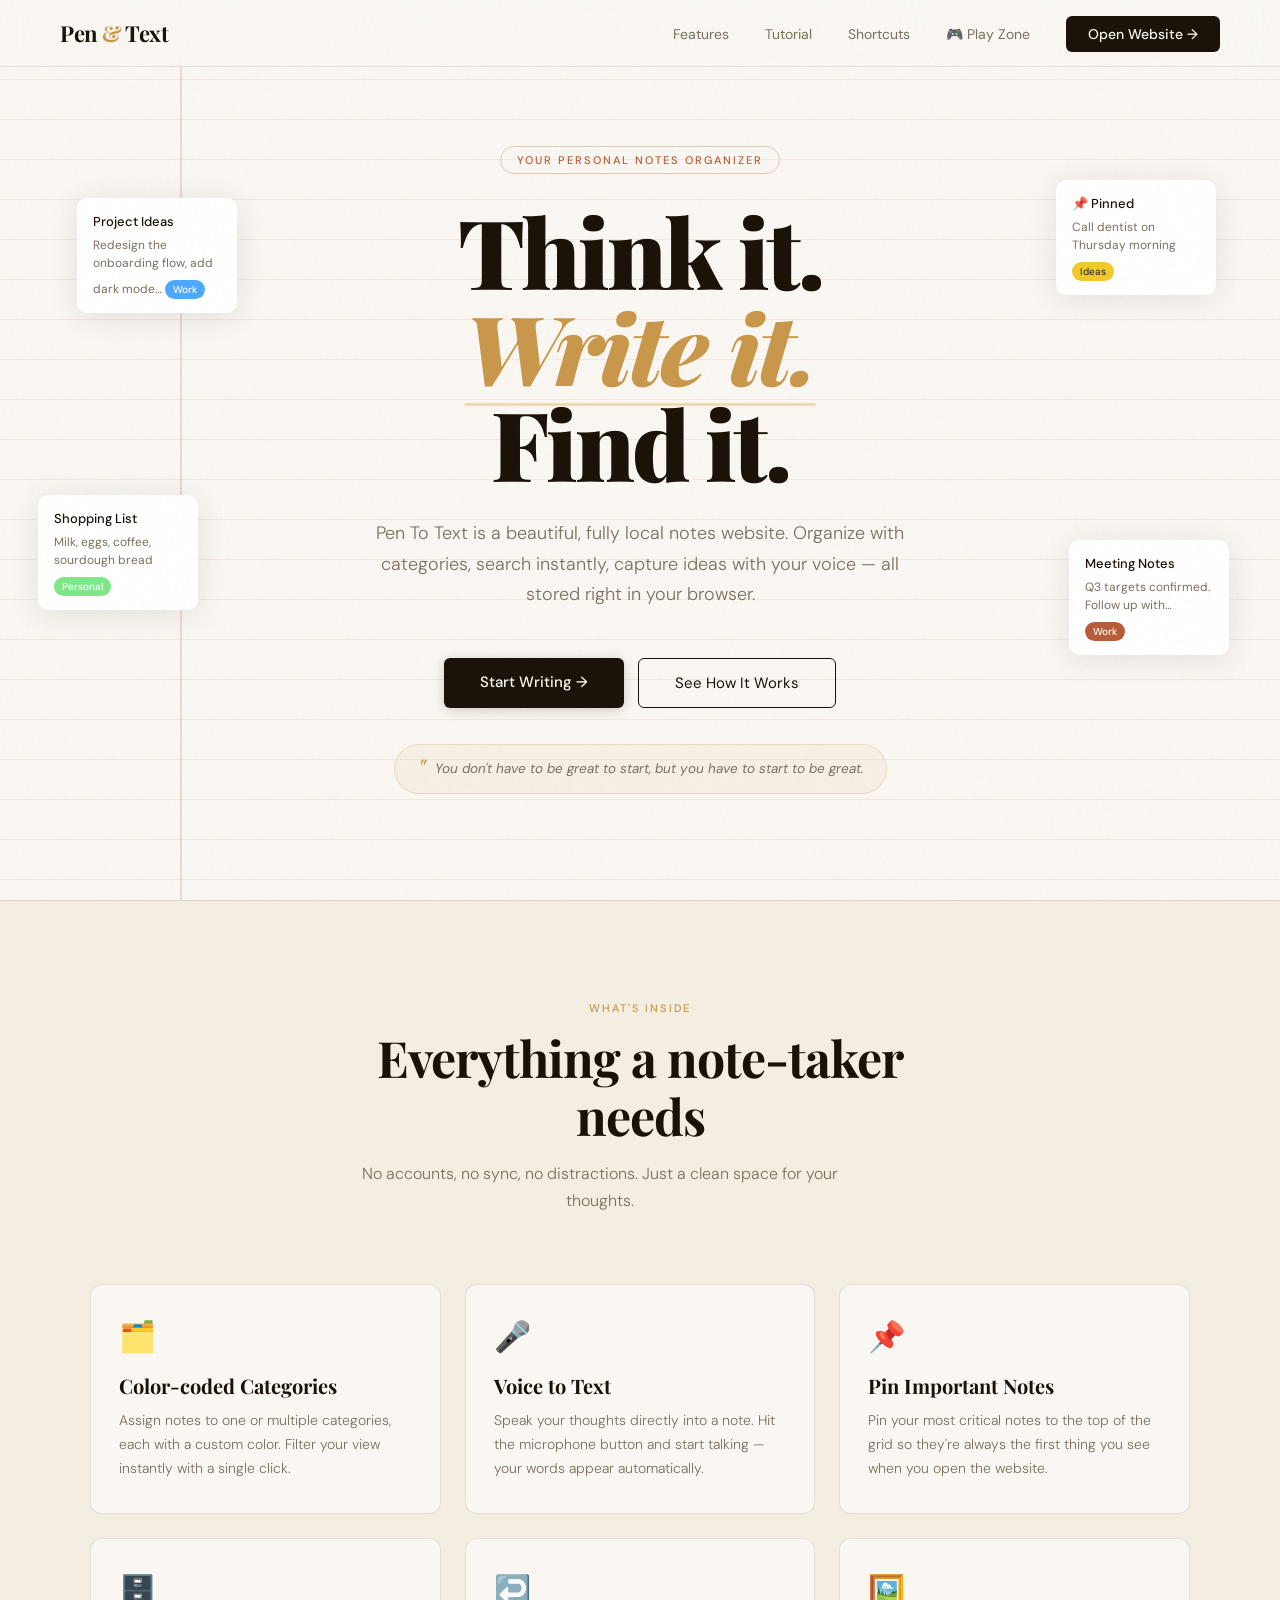
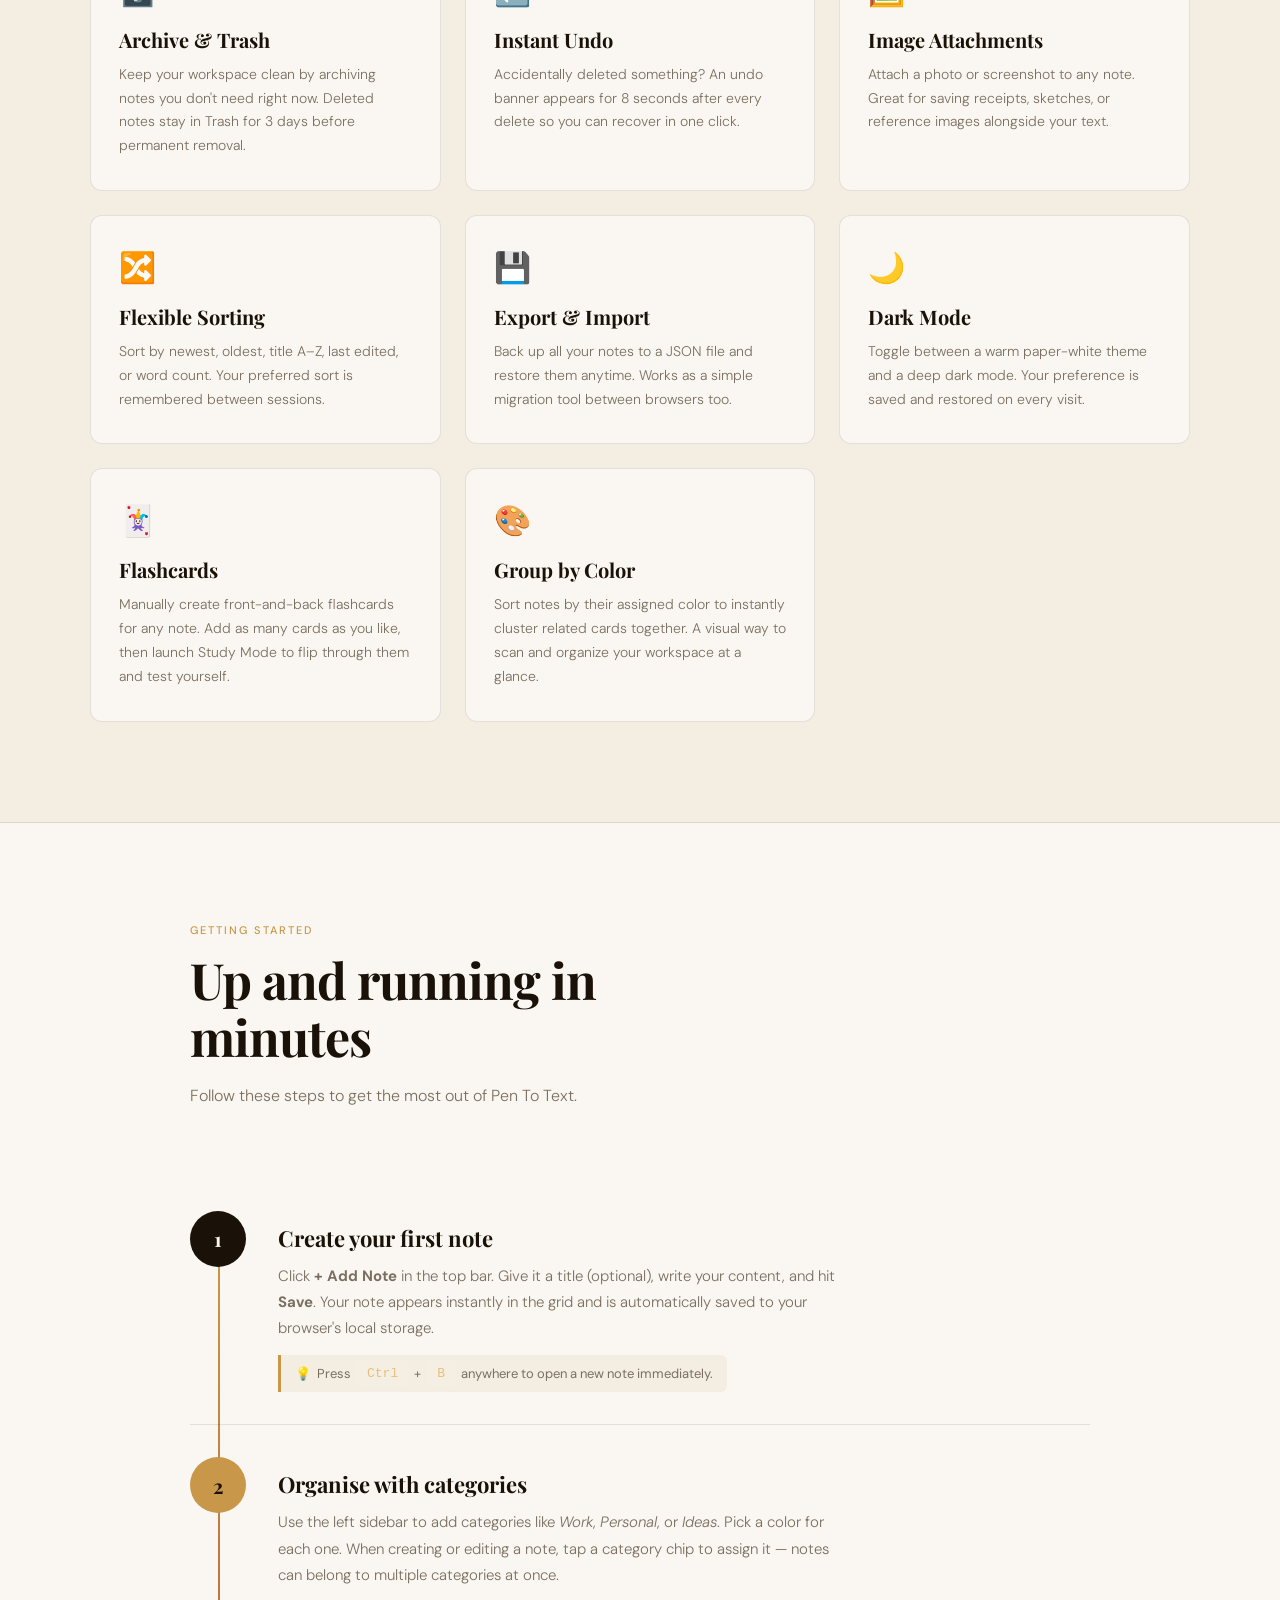
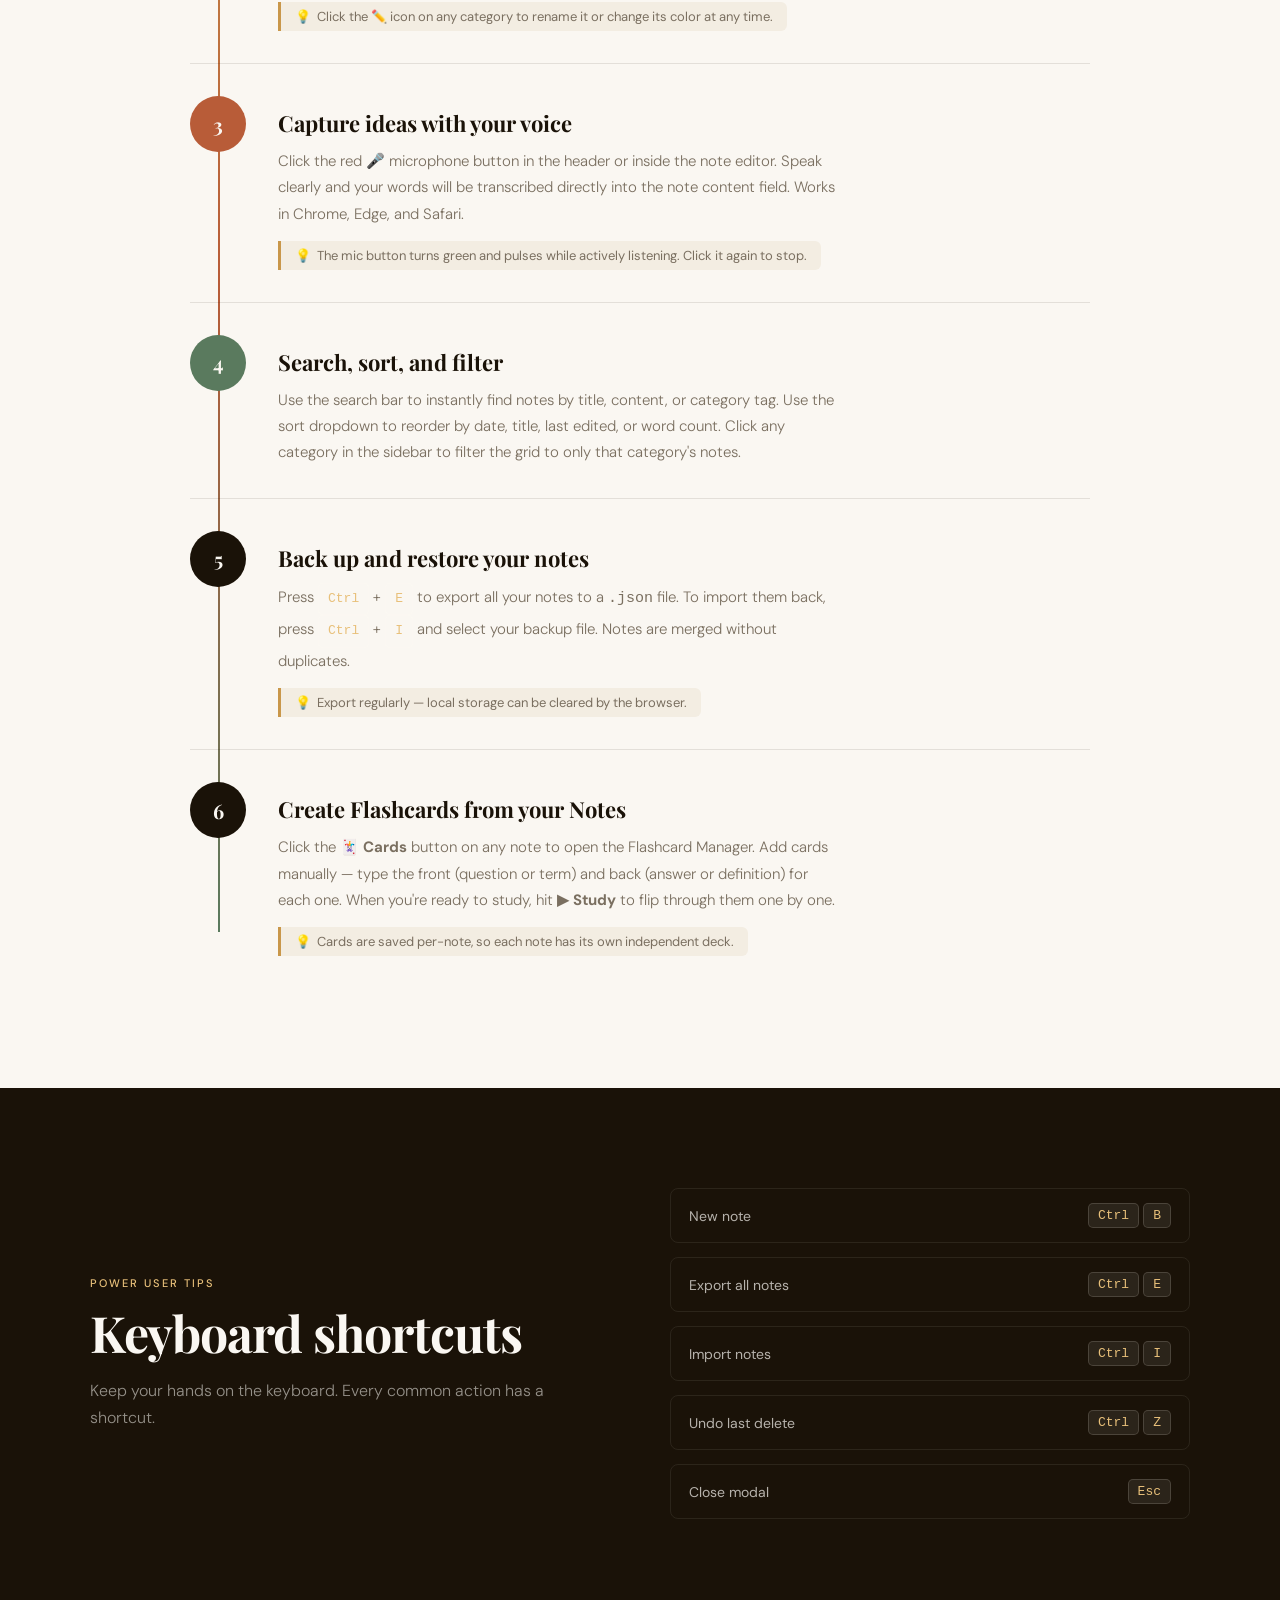
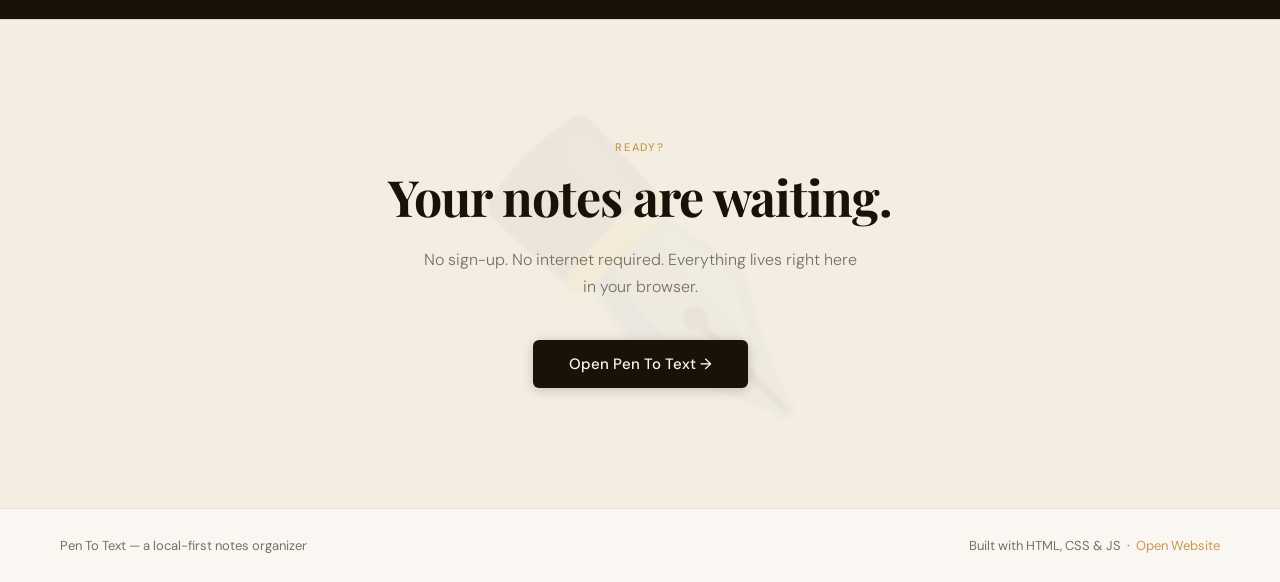
<file: index.html>
<!DOCTYPE html>
<html lang="en">
<head>
  <meta charset="utf-8" />
  <meta name="viewport" content="width=device-width, initial-scale=1" />
  <title>Pen To Text — Your Smart Notes Organizer</title>
  <link rel="preconnect" href="https://fonts.googleapis.com">
  <link href="https://fonts.googleapis.com/css2?family=Playfair+Display:ital,wght@0,400;0,700;0,900;1,400&family=DM+Sans:wght@300;400;500&display=swap" rel="stylesheet">
  <style>
    *, *::before, *::after { box-sizing: border-box; margin: 0; padding: 0; }

    :root {
      --ink:        #1a1208;
      --paper:      #faf7f2;
      --cream:      #f3ede2;
      --gold:       #c9974a;
      --gold-light: #e8c07a;
      --rust:       #b85c38;
      --sage:       #5a7a5e;
      --muted:      #7a6f60;
      --line:       rgba(26,18,8,0.1);
      --shadow:     0 4px 30px rgba(26,18,8,0.10);
    }

    html { scroll-behavior: smooth; }

    body {
      font-family: 'DM Sans', sans-serif;
      background: var(--paper);
      color: var(--ink);
      overflow-x: hidden;
    }

    body::before {
      content: '';
      position: fixed;
      inset: 0;
      background-image: url("data:image/svg+xml,%3Csvg viewBox='0 0 256 256' xmlns='http://www.w3.org/2000/svg'%3E%3Cfilter id='noise'%3E%3CfeTurbulence type='fractalNoise' baseFrequency='0.9' numOctaves='4' stitchTiles='stitch'/%3E%3C/filter%3E%3Crect width='100%25' height='100%25' filter='url(%23noise)' opacity='0.04'/%3E%3C/svg%3E");
      pointer-events: none;
      z-index: 1000;
      opacity: 0.5;
    }

    /* NAV */
    nav {
      position: fixed;
      top: 0; left: 0; right: 0;
      z-index: 90;
      display: flex;
      align-items: center;
      justify-content: space-between;
      padding: 18px 60px;
      background: rgba(250,247,242,0.88);
      backdrop-filter: blur(12px);
      border-bottom: 1px solid var(--line);
    }

    .nav-brand {
      font-family: 'Playfair Display', serif;
      font-size: 22px;
      font-weight: 700;
      color: var(--ink);
      text-decoration: none;
      letter-spacing: -0.02em;
    }

    .nav-brand span { color: var(--gold); }

    .nav-links {
      display: flex;
      align-items: center;
      gap: 36px;
      list-style: none;
    }

    .nav-links a {
      font-size: 14px;
      color: var(--muted);
      text-decoration: none;
      transition: color 0.2s;
    }

    .nav-links a:hover { color: var(--ink); }

    .nav-cta {
      padding: 9px 22px !important;
      background: var(--ink) !important;
      color: var(--paper) !important;
      border-radius: 6px;
      font-weight: 500 !important;
      transition: background 0.2s, transform 0.15s !important;
    }

    .nav-cta:hover {
      background: var(--gold) !important;
      color: var(--ink) !important;
      transform: translateY(-1px);
    }

    /* HERO */
    .hero {
      min-height: 100vh;
      display: flex;
      align-items: center;
      justify-content: center;
      padding: 120px 60px 80px;
      position: relative;
      overflow: hidden;
    }

    .hero::before {
      content: '';
      position: absolute;
      inset: 0;
      background-image: repeating-linear-gradient(
        to bottom,
        transparent, transparent 39px,
        rgba(201,151,74,0.15) 39px,
        rgba(201,151,74,0.15) 40px
      );
      pointer-events: none;
    }

    .hero::after {
      content: '';
      position: absolute;
      top: 0; bottom: 0; left: 180px;
      width: 1.5px;
      background: rgba(184,92,56,0.2);
    }

    .hero-inner {
      position: relative;
      z-index: 2;
      max-width: 820px;
      text-align: center;
    }

    .hero-eyebrow {
      display: inline-block;
      font-size: 11px;
      font-weight: 500;
      letter-spacing: 0.18em;
      text-transform: uppercase;
      color: var(--rust);
      margin-bottom: 28px;
      padding: 6px 16px;
      border: 1px solid rgba(184,92,56,0.3);
      border-radius: 99px;
      animation: fadeUp 0.6s ease both;
    }

    .hero-title {
      font-family: 'Playfair Display', serif;
      font-size: clamp(52px, 8vw, 96px);
      font-weight: 900;
      line-height: 1.0;
      letter-spacing: -0.03em;
      color: var(--ink);
      margin-bottom: 28px;
      animation: fadeUp 0.6s 0.1s ease both;
    }

    .hero-title em {
      font-style: italic;
      color: var(--gold);
      position: relative;
    }

    .hero-title em::after {
      content: '';
      position: absolute;
      left: 0; bottom: 4px; right: 0;
      height: 3px;
      background: var(--gold-light);
      opacity: 0.5;
      border-radius: 2px;
    }

    .hero-sub {
      font-size: 18px;
      font-weight: 300;
      color: var(--muted);
      line-height: 1.7;
      max-width: 560px;
      margin: 0 auto 48px;
      animation: fadeUp 0.6s 0.2s ease both;
    }

    .hero-actions {
      display: flex;
      gap: 14px;
      justify-content: center;
      flex-wrap: wrap;
      animation: fadeUp 0.6s 0.3s ease both;
    }

    .btn-primary {
      padding: 14px 36px;
      background: var(--ink);
      color: var(--paper);
      border: none;
      border-radius: 6px;
      font-family: 'DM Sans', sans-serif;
      font-size: 15px;
      font-weight: 500;
      cursor: pointer;
      text-decoration: none;
      display: inline-block;
      transition: background 0.2s, transform 0.15s, box-shadow 0.2s;
      box-shadow: 0 2px 12px rgba(26,18,8,0.2);
    }

    .btn-primary:hover {
      background: var(--gold);
      color: var(--ink);
      transform: translateY(-2px);
      box-shadow: 0 8px 24px rgba(201,151,74,0.35);
    }

    .btn-outline {
      padding: 14px 36px;
      background: transparent;
      color: var(--ink);
      border: 1.5px solid var(--ink);
      border-radius: 6px;
      font-family: 'DM Sans', sans-serif;
      font-size: 15px;
      font-weight: 400;
      cursor: pointer;
      text-decoration: none;
      display: inline-block;
      transition: background 0.2s, color 0.2s, transform 0.15s;
    }

    .btn-outline:hover {
      background: var(--ink);
      color: var(--paper);
      transform: translateY(-2px);
    }

    .hero-floats { position: absolute; inset: 0; pointer-events: none; z-index: 1; }

    .float-card {
      position: absolute;
      background: #fff;
      border-radius: 10px;
      padding: 14px 16px;
      box-shadow: var(--shadow);
      font-size: 12px;
      color: var(--muted);
      line-height: 1.5;
      max-width: 160px;
      animation: floatCard 6s ease-in-out infinite;
    }

    .float-card strong { display: block; font-size: 13px; font-weight: 500; color: var(--ink); margin-bottom: 4px; }
    .float-card .tag  { display: inline-block; margin-top: 8px; padding: 2px 8px; border-radius: 99px; font-size: 10px; font-weight: 500; color: #fff; }

    .float-card:nth-child(1) { top: 22%; left:  6%; animation-delay:  0s; }
    .float-card:nth-child(2) { top: 55%; left:  3%; animation-delay: -2s; }
    .float-card:nth-child(3) { top: 20%; right: 5%; animation-delay: -1s; }
    .float-card:nth-child(4) { top: 60%; right: 4%; animation-delay: -3s; }

    @keyframes floatCard {
      0%, 100% { transform: translateY(0px)   rotate(-1deg); }
      50%       { transform: translateY(-14px) rotate(1deg);  }
    }

    /* SECTIONS */
    section { padding: 100px 60px; }

    .section-label {
      font-size: 11px;
      font-weight: 500;
      letter-spacing: 0.18em;
      text-transform: uppercase;
      color: var(--gold);
      margin-bottom: 14px;
    }

    .section-title {
      font-family: 'Playfair Display', serif;
      font-size: clamp(32px, 4vw, 50px);
      font-weight: 700;
      line-height: 1.15;
      letter-spacing: -0.02em;
      color: var(--ink);
      margin-bottom: 16px;
    }

    .section-sub {
      font-size: 16px;
      font-weight: 300;
      color: var(--muted);
      line-height: 1.7;
      max-width: 520px;
    }

    /* FEATURES */
    #features {
      background: var(--cream);
      border-top: 1px solid var(--line);
      border-bottom: 1px solid var(--line);
    }

    .features-header { text-align: center; max-width: 600px; margin: 0 auto 70px; }

    .features-grid {
      display: grid;
      grid-template-columns: repeat(auto-fill, minmax(280px, 1fr));
      gap: 24px;
      max-width: 1100px;
      margin: 0 auto;
    }

    .feature-card {
      background: var(--paper);
      border: 1px solid var(--line);
      border-radius: 12px;
      padding: 32px 28px;
      transition: transform 0.2s, box-shadow 0.2s;
      position: relative;
      overflow: hidden;
    }

    .feature-card::before {
      content: '';
      position: absolute;
      top: 0; left: 0; right: 0;
      height: 3px;
      background: linear-gradient(90deg, var(--gold), var(--rust));
      transform: scaleX(0);
      transform-origin: left;
      transition: transform 0.3s ease;
    }

    .feature-card:hover { transform: translateY(-4px); box-shadow: var(--shadow); }
    .feature-card:hover::before { transform: scaleX(1); }

    .feature-icon { font-size: 30px; margin-bottom: 16px; display: block; }

    .feature-card h3 {
      font-family: 'Playfair Display', serif;
      font-size: 20px;
      font-weight: 700;
      color: var(--ink);
      margin-bottom: 10px;
    }

    .feature-card p { font-size: 14px; font-weight: 300; color: var(--muted); line-height: 1.7; }

    /* INSPIRATIONAL QUOTE — homepage hero */
    .hero-quote-wrap {
      margin-top: 36px;
      animation: fadeUp 0.6s 0.4s ease both;
    }

    .hero-quote {
      display: inline-flex;
      align-items: center;
      gap: 10px;
      background: rgba(201,151,74,0.08);
      border: 1px solid rgba(201,151,74,0.25);
      border-radius: 99px;
      padding: 10px 22px;
      font-size: 13.5px;
      font-style: italic;
      color: var(--muted);
      max-width: 540px;
      transition: opacity 0.5s ease;
    }

    .hero-quote-mark {
      font-family: 'Playfair Display', serif;
      font-size: 28px;
      color: var(--gold);
      line-height: 1;
      flex-shrink: 0;
    }

    .hero-quote.fading { opacity: 0; }

    /* TUTORIAL */
    .tutorial-header { max-width: 560px; margin-bottom: 70px; }

    .steps { display: flex; flex-direction: column; position: relative; }

    .steps::before {
      content: '';
      position: absolute;
      left: 28px; top: 56px; bottom: 56px;
      width: 1.5px;
      background: linear-gradient(to bottom, var(--gold), var(--rust), var(--sage));
    }

    .step {
      display: grid;
      grid-template-columns: 56px 1fr;
      gap: 32px;
      align-items: start;
      padding: 32px 0;
      border-bottom: 1px solid var(--line);
      opacity: 0;
      transform: translateX(-20px);
      transition: opacity 0.5s ease, transform 0.5s ease;
    }

    .step:last-child { border-bottom: none; }
    .step.visible { opacity: 1; transform: translateX(0); }

    .step-number {
      width: 56px; height: 56px;
      border-radius: 50%;
      background: var(--ink);
      color: var(--paper);
      font-family: 'Playfair Display', serif;
      font-size: 20px; font-weight: 700;
      display: flex; align-items: center; justify-content: center;
      flex-shrink: 0;
      position: relative; z-index: 2;
    }

    .step:nth-child(2) .step-number { background: var(--gold); color: var(--ink); }
    .step:nth-child(3) .step-number { background: var(--rust); }
    .step:nth-child(4) .step-number { background: var(--sage); }
    .step:nth-child(5) .step-number { background: var(--ink); }

    .step-body h3 {
      font-family: 'Playfair Display', serif;
      font-size: 22px; font-weight: 700;
      color: var(--ink);
      margin-bottom: 10px; margin-top: 12px;
    }

    .step-body p { font-size: 15px; font-weight: 300; color: var(--muted); line-height: 1.75; max-width: 560px; }

    .step-tip {
      display: inline-flex;
      align-items: center;
      gap: 6px;
      margin-top: 14px;
      padding: 6px 14px;
      background: var(--cream);
      border-left: 3px solid var(--gold);
      border-radius: 0 6px 6px 0;
      font-size: 13px;
      color: var(--muted);
    }

    .step-tip::before { content: '💡'; }

    /* SHORTCUTS */
    #shortcuts { background: var(--ink); color: var(--paper); }
    #shortcuts .section-title { color: var(--paper); }
    #shortcuts .section-sub   { color: rgba(250,247,242,0.55); }
    #shortcuts .section-label { color: var(--gold-light); }

    .shortcuts-inner {
      max-width: 1100px;
      margin: 0 auto;
      display: grid;
      grid-template-columns: 1fr 1fr;
      gap: 60px;
      align-items: center;
    }

    .shortcut-list { list-style: none; display: flex; flex-direction: column; gap: 14px; }

    .shortcut-list li {
      display: flex;
      align-items: center;
      justify-content: space-between;
      padding: 14px 18px;
      border: 1px solid rgba(250,247,242,0.08);
      border-radius: 8px;
      font-size: 14px;
      color: rgba(250,247,242,0.7);
      transition: background 0.2s, border-color 0.2s;
    }

    .shortcut-list li:hover {
      background: rgba(201,151,74,0.08);
      border-color: rgba(201,151,74,0.3);
      color: var(--paper);
    }

    kbd {
      display: inline-flex;
      align-items: center;
      gap: 3px;
      padding: 4px 9px;
      background: rgba(250,247,242,0.08);
      border: 1px solid rgba(250,247,242,0.15);
      border-radius: 5px;
      font-family: monospace;
      font-size: 13px;
      color: var(--gold-light);
      white-space: nowrap;
    }

    /* CTA */
    #cta {
      text-align: center;
      padding: 120px 60px;
      background: var(--cream);
      border-top: 1px solid var(--line);
      position: relative;
      overflow: hidden;
    }

    #cta::before {
      content: '✒️';
      position: absolute;
      font-size: 280px;
      opacity: 0.04;
      top: 50%; left: 50%;
      transform: translate(-50%, -50%);
      pointer-events: none;
    }

    #cta .section-title { margin-bottom: 20px; }
    #cta .section-sub   { max-width: 440px; margin: 0 auto 40px; }

    /* FOOTER */
    footer {
      padding: 28px 60px;
      border-top: 1px solid var(--line);
      display: flex;
      align-items: center;
      justify-content: space-between;
      font-size: 13px;
      color: var(--muted);
    }

    footer a { color: var(--gold); text-decoration: none; transition: color 0.2s; }
    footer a:hover { color: var(--ink); }

    /* ANIMATIONS */
    @keyframes fadeUp {
      from { opacity: 0; transform: translateY(24px); }
      to   { opacity: 1; transform: translateY(0); }
    }

    .reveal {
      opacity: 0;
      transform: translateY(28px);
      transition: opacity 0.6s ease, transform 0.6s ease;
    }

    .reveal.visible { opacity: 1; transform: translateY(0); }

    /* RESPONSIVE */
    @media (max-width: 900px) {
      nav { padding: 16px 24px; }
      .nav-links { gap: 18px; }
      section { padding: 70px 24px; }
      .hero { padding: 110px 24px 60px; }
      .hero::after { display: none; }
      .float-card { display: none; }
      .shortcuts-inner { grid-template-columns: 1fr; gap: 30px; }
      footer { flex-direction: column; gap: 10px; text-align: center; }
    }

    /* Mobile hamburger menu */
    #navHamburger {
      display: none;
      background: none;
      border: 1.5px solid var(--line);
      border-radius: 8px;
      width: 40px; height: 40px;
      cursor: pointer;
      flex-direction: column;
      align-items: center;
      justify-content: center;
      gap: 5px;
      padding: 0;
    }
    #navHamburger span {
      display: block;
      width: 20px; height: 2px;
      background: var(--ink);
      border-radius: 2px;
      transition: all 0.25s;
    }
    #navMobileMenu {
      display: none;
      position: fixed;
      top: 0; left: 0; right: 0; bottom: 0;
      background: var(--paper);
      z-index: 200;
      flex-direction: column;
      align-items: center;
      justify-content: center;
      gap: 28px;
    }
    #navMobileMenu.open { display: flex; }
    #navMobileMenu a {
      font-family: 'Playfair Display', serif;
      font-size: 28px;
      font-weight: 700;
      color: var(--ink);
      text-decoration: none;
      transition: color 0.2s;
    }
    #navMobileMenu a:hover { color: var(--gold); }
    #navMobileMenu .close-menu {
      position: absolute;
      top: 20px; right: 20px;
      background: none;
      border: none;
      font-size: 32px;
      cursor: pointer;
      color: var(--muted);
      line-height: 1;
    }

    @media (max-width: 680px) {
      nav { padding: 14px 20px; }
      .nav-links { display: none; }
      #navHamburger { display: flex; }

      .hero {
        min-height: 100svh;
        min-height: 100vh;
        padding: 90px 20px 60px;
      }
      .hero-title { font-size: clamp(38px, 11vw, 60px); }
      .hero-sub { font-size: 15px; margin-bottom: 36px; }
      .hero-actions { gap: 10px; }
      .hero-actions a { padding: 13px 26px; font-size: 14px; width: 100%; text-align: center; }
      .hero-quote { font-size: 12.5px; padding: 9px 16px; border-radius: 12px; }

      section { padding: 60px 20px; }
      .features-header { margin-bottom: 40px; }
      .features-grid {
        grid-template-columns: 1fr;
        gap: 16px;
      }
      .feature-card { padding: 24px 20px; }
      .feature-card:hover { transform: none; }

      .tutorial-header { margin-bottom: 40px; }
      .steps::before { left: 22px; }
      .step {
        grid-template-columns: 44px 1fr;
        gap: 18px;
        padding: 24px 0;
      }
      .step-number { width: 44px; height: 44px; font-size: 17px; }
      .step-body h3 { font-size: 18px; }
      .step-body p { font-size: 14px; }

      #shortcuts { padding: 60px 20px; }
      .shortcut-list li { flex-direction: column; align-items: flex-start; gap: 8px; }

      #cta { padding: 70px 20px; }
      #cta .section-sub { margin-bottom: 28px; }
      #cta .hero-actions a { width: auto; }

      footer { padding: 24px 20px; font-size: 12px; }
    }

    @media (max-width: 400px) {
      .hero-title { font-size: 34px; }
      .feature-card { padding: 20px 16px; }
    }
  </style>
</head>
<body>

  <!-- NAV -->
  <nav>
    <a href="index.html" class="nav-brand">Pen <span>&</span> Text</a>
    <ul class="nav-links">
      <li><a href="#features">Features</a></li>
      <li><a href="#tutorial">Tutorial</a></li>
      <li><a href="#shortcuts">Shortcuts</a></li>
      <li><a href="games.html">🎮 Play Zone</a></li>
      <li><a href="note.html" class="nav-cta">Open Website →</a></li>
    </ul>
    <button id="navHamburger" aria-label="Open menu">
      <span></span><span></span><span></span>
    </button>
  </nav>

  <!-- Mobile fullscreen menu -->
  <div id="navMobileMenu" role="dialog" aria-modal="true">
    <button class="close-menu" id="navMenuClose" aria-label="Close menu">×</button>
    <a href="#features"  onclick="closeMobileMenu()">Features</a>
    <a href="#tutorial"  onclick="closeMobileMenu()">Tutorial</a>
    <a href="#shortcuts" onclick="closeMobileMenu()">Shortcuts</a>
    <a href="games.html" onclick="closeMobileMenu()">🎮 Play Zone</a>
    <a href="note.html"  onclick="closeMobileMenu()" style="color:var(--gold);">Open Website →</a>
  </div>
  <script>
    function closeMobileMenu() {
      document.getElementById('navMobileMenu').classList.remove('open');
      document.body.style.overflow = '';
    }
    document.getElementById('navHamburger').addEventListener('click', () => {
      document.getElementById('navMobileMenu').classList.add('open');
      document.body.style.overflow = 'hidden';
    });
    document.getElementById('navMenuClose').addEventListener('click', closeMobileMenu);

    // Safety: always restore scroll on page show (e.g. back-navigation)
    window.addEventListener('pageshow', () => { document.body.style.overflow = ''; });

    // Close menu when clicking the backdrop (outside the links)
    document.getElementById('navMobileMenu').addEventListener('click', function(e) {
      if (e.target === this) closeMobileMenu();
    });
  </script>

  <!-- HERO -->
  <section class="hero">
    <div class="hero-floats">
      <div class="float-card">
        <strong>Project Ideas</strong>
        Redesign the onboarding flow, add dark mode…
        <span class="tag" style="background:#4ea8ff;">Work</span>
      </div>
      <div class="float-card">
        <strong>Shopping List</strong>
        Milk, eggs, coffee, sourdough bread
        <span class="tag" style="background:#7be88a;">Personal</span>
      </div>
      <div class="float-card">
        <strong>📌 Pinned</strong>
        Call dentist on Thursday morning
        <span class="tag" style="background:#f0c929;color:#333;">Ideas</span>
      </div>
      <div class="float-card">
        <strong>Meeting Notes</strong>
        Q3 targets confirmed. Follow up with…
        <span class="tag" style="background:#b85c38;">Work</span>
      </div>
    </div>

    <div class="hero-inner">
      <span class="hero-eyebrow">Your personal notes organizer</span>
      <h1 class="hero-title">
        Think it.<br>
        <em>Write it.</em><br>
        Find it.
      </h1>
      <p class="hero-sub">
        Pen To Text is a beautiful, fully local notes website. Organize with categories,
        search instantly, capture ideas with your voice — all stored right in your browser.
      </p>
      <div class="hero-actions">
        <a href="note.html" class="btn-primary">Start Writing →</a>
        <a href="#tutorial" class="btn-outline">See How It Works</a>
      </div>
      <div class="hero-quote-wrap">
        <span class="hero-quote" id="heroQuote">
          <span class="hero-quote-mark">"</span>
          <span id="heroQuoteText">The secret of getting ahead is getting started.</span>
        </span>
      </div>
    </div>
  </section>

  <!-- FEATURES -->
  <section id="features">
    <div class="features-header reveal">
      <p class="section-label">What's inside</p>
      <h2 class="section-title">Everything a note-taker needs</h2>
      <p class="section-sub">No accounts, no sync, no distractions. Just a clean space for your thoughts.</p>
    </div>
    <div class="features-grid">
      <div class="feature-card reveal">
        <span class="feature-icon">🗂️</span>
        <h3>Color-coded Categories</h3>
        <p>Assign notes to one or multiple categories, each with a custom color. Filter your view instantly with a single click.</p>
      </div>
      <div class="feature-card reveal">
        <span class="feature-icon">🎤</span>
        <h3>Voice to Text</h3>
        <p>Speak your thoughts directly into a note. Hit the microphone button and start talking — your words appear automatically.</p>
      </div>
      <div class="feature-card reveal">
        <span class="feature-icon">📌</span>
        <h3>Pin Important Notes</h3>
        <p>Pin your most critical notes to the top of the grid so they're always the first thing you see when you open the website.</p>
      </div>
      <div class="feature-card reveal">
        <span class="feature-icon">🗄️</span>
        <h3>Archive & Trash</h3>
        <p>Keep your workspace clean by archiving notes you don't need right now. Deleted notes stay in Trash for 3 days before permanent removal.</p>
      </div>
      <div class="feature-card reveal">
        <span class="feature-icon">↩️</span>
        <h3>Instant Undo</h3>
        <p>Accidentally deleted something? An undo banner appears for 8 seconds after every delete so you can recover in one click.</p>
      </div>
      <div class="feature-card reveal">
        <span class="feature-icon">🖼️</span>
        <h3>Image Attachments</h3>
        <p>Attach a photo or screenshot to any note. Great for saving receipts, sketches, or reference images alongside your text.</p>
      </div>
      <div class="feature-card reveal">
        <span class="feature-icon">🔀</span>
        <h3>Flexible Sorting</h3>
        <p>Sort by newest, oldest, title A–Z, last edited, or word count. Your preferred sort is remembered between sessions.</p>
      </div>
      <div class="feature-card reveal">
        <span class="feature-icon">💾</span>
        <h3>Export & Import</h3>
        <p>Back up all your notes to a JSON file and restore them anytime. Works as a simple migration tool between browsers too.</p>
      </div>
      <div class="feature-card reveal">
        <span class="feature-icon">🌙</span>
        <h3>Dark Mode</h3>
        <p>Toggle between a warm paper-white theme and a deep dark mode. Your preference is saved and restored on every visit.</p>
      </div>
      <div class="feature-card reveal">
        <span class="feature-icon">🃏</span>
        <h3>Flashcards</h3>
        <p>Manually create front-and-back flashcards for any note. Add as many cards as you like, then launch Study Mode to flip through them and test yourself.</p>
      </div>
      <div class="feature-card reveal">
        <span class="feature-icon">🎨</span>
        <h3>Group by Color</h3>
        <p>Sort notes by their assigned color to instantly cluster related cards together. A visual way to scan and organize your workspace at a glance.</p>
      </div>
    </div>
  </section>

  <!-- TUTORIAL -->
  <section>
    <div id="tutorial" style="max-width:900px;margin:0 auto;">
      <div class="tutorial-header reveal">
        <p class="section-label">Getting started</p>
        <h2 class="section-title">Up and running in minutes</h2>
        <p class="section-sub">Follow these steps to get the most out of Pen To Text.</p>
      </div>

      <div class="steps">
        <div class="step">
          <div class="step-number">1</div>
          <div class="step-body">
            <h3>Create your first note</h3>
            <p>Click <strong>+ Add Note</strong> in the top bar. Give it a title (optional), write your content, and hit <strong>Save</strong>. Your note appears instantly in the grid and is automatically saved to your browser's local storage.</p>
            <span class="step-tip">Press <kbd>Ctrl</kbd> + <kbd>B</kbd> anywhere to open a new note immediately.</span>
          </div>
        </div>

        <div class="step">
          <div class="step-number">2</div>
          <div class="step-body">
            <h3>Organise with categories</h3>
            <p>Use the left sidebar to add categories like <em>Work</em>, <em>Personal</em>, or <em>Ideas</em>. Pick a color for each one. When creating or editing a note, tap a category chip to assign it — notes can belong to multiple categories at once.</p>
            <span class="step-tip">Click the ✏️ icon on any category to rename it or change its color at any time.</span>
          </div>
        </div>

        <div class="step">
          <div class="step-number">3</div>
          <div class="step-body">
            <h3>Capture ideas with your voice</h3>
            <p>Click the red 🎤 microphone button in the header or inside the note editor. Speak clearly and your words will be transcribed directly into the note content field. Works in Chrome, Edge, and Safari.</p>
            <span class="step-tip">The mic button turns green and pulses while actively listening. Click it again to stop.</span>
          </div>
        </div>

        <div class="step">
          <div class="step-number">4</div>
          <div class="step-body">
            <h3>Search, sort, and filter</h3>
            <p>Use the search bar to instantly find notes by title, content, or category tag. Use the sort dropdown to reorder by date, title, last edited, or word count. Click any category in the sidebar to filter the grid to only that category's notes.</p>
          </div>
        </div>

        <div class="step">
          <div class="step-number">5</div>
          <div class="step-body">
            <h3>Back up and restore your notes</h3>
            <p>Press <kbd>Ctrl</kbd> + <kbd>E</kbd> to export all your notes to a <code>.json</code> file. To import them back, press <kbd>Ctrl</kbd> + <kbd>I</kbd> and select your backup file. Notes are merged without duplicates.</p>
            <span class="step-tip">Export regularly — local storage can be cleared by the browser.</span>
          </div>
        </div>

        <div class="step">
          <div class="step-number">6</div>
          <div class="step-body">
            <h3>Create Flashcards from your Notes</h3>
            <p>Click the <strong>🃏 Cards</strong> button on any note to open the Flashcard Manager. Add cards manually — type the front (question or term) and back (answer or definition) for each one. When you're ready to study, hit <strong>▶ Study</strong> to flip through them one by one.</p>
            <span class="step-tip">Cards are saved per-note, so each note has its own independent deck.</span>
          </div>
        </div>
      </div>
    </div>
  </section>

  <!-- SHORTCUTS -->
  <section id="shortcuts">
    <div class="shortcuts-inner">
      <div class="reveal">
        <p class="section-label">Power user tips</p>
        <h2 class="section-title">Keyboard shortcuts</h2>
        <p class="section-sub">Keep your hands on the keyboard. Every common action has a shortcut.</p>
      </div>
      <ul class="shortcut-list reveal">
        <li><span>New note</span>          <span><kbd>Ctrl</kbd> <kbd>B</kbd></span></li>
        <li><span>Export all notes</span>  <span><kbd>Ctrl</kbd> <kbd>E</kbd></span></li>
        <li><span>Import notes</span>      <span><kbd>Ctrl</kbd> <kbd>I</kbd></span></li>
        <li><span>Undo last delete</span>  <span><kbd>Ctrl</kbd> <kbd>Z</kbd></span></li>
        <li><span>Close modal</span>       <span><kbd>Esc</kbd></span></li>
      </ul>
    </div>
  </section>

  <!-- CTA -->
  <section id="cta">
    <div class="reveal">
      <p class="section-label">Ready?</p>
      <h2 class="section-title">Your notes are waiting.</h2>
      <p class="section-sub">No sign-up. No internet required. Everything lives right here in your browser.</p>
      <a href="note.html" class="btn-primary">Open Pen To Text →</a>
    </div>
  </section>

  <!-- FOOTER -->
  <footer>
    <span>Pen To Text — a local-first notes organizer</span>
    <span>Built with HTML, CSS &amp; JS &nbsp;·&nbsp; <a href="note.html">Open Website</a></span>
  </footer>

  <script>
    /* Scroll reveal */
    const observer = new IntersectionObserver(
      entries => entries.forEach(e => { if (e.isIntersecting) e.target.classList.add('visible'); }),
      { threshold: 0.15 }
    );
    document.querySelectorAll('.reveal, .step').forEach(el => observer.observe(el));

    /* Inspirational quote rotator */
    const QUOTES = [
      "The secret of getting ahead is getting started.",
      "A small note today is a big idea tomorrow.",
      "Write it down. Your future self will thank you.",
      "Ideas are worthless until you capture them.",
      "Organization is not about perfection — it's about efficiency.",
      "The palest ink is better than the best memory.",
      "You don't have to be great to start, but you have to start to be great.",
      "Every expert was once a beginner who kept notes.",
      "Clarity comes from writing, not just thinking.",
      "Your brain is for having ideas, not storing them.",
      "One idea written down is worth a thousand remembered.",
      "Progress is made one note at a time.",
      "Capture everything. You'll know what matters later.",
      "Good notes today make great decisions tomorrow.",
      "The more you write, the clearer your thinking becomes.",
      "Don't just dream it — write it, plan it, do it.",
      "Knowledge grows when it's written down and revisited.",
      "Every great journey begins with a single written step.",
      "Words on paper outlive the thoughts in your head.",
      "Keep a notebook. Travel with it. Create in it. Share it.",
    ];

    let quoteIndex = Math.floor(Math.random() * QUOTES.length);
    const quoteEl = document.getElementById('heroQuoteText');
    const quoteWrap = document.getElementById('heroQuote');

    function rotateQuote() {
      quoteWrap.classList.add('fading');
      setTimeout(() => {
        quoteIndex = (quoteIndex + 1) % QUOTES.length;
        quoteEl.textContent = QUOTES[quoteIndex];
        quoteWrap.classList.remove('fading');
      }, 500);
    }

    // Set initial quote
    if (quoteEl) quoteEl.textContent = QUOTES[quoteIndex];

    // Rotate every 6 seconds
    setInterval(rotateQuote, 6000);
  </script>

</body>
</html>
</file>
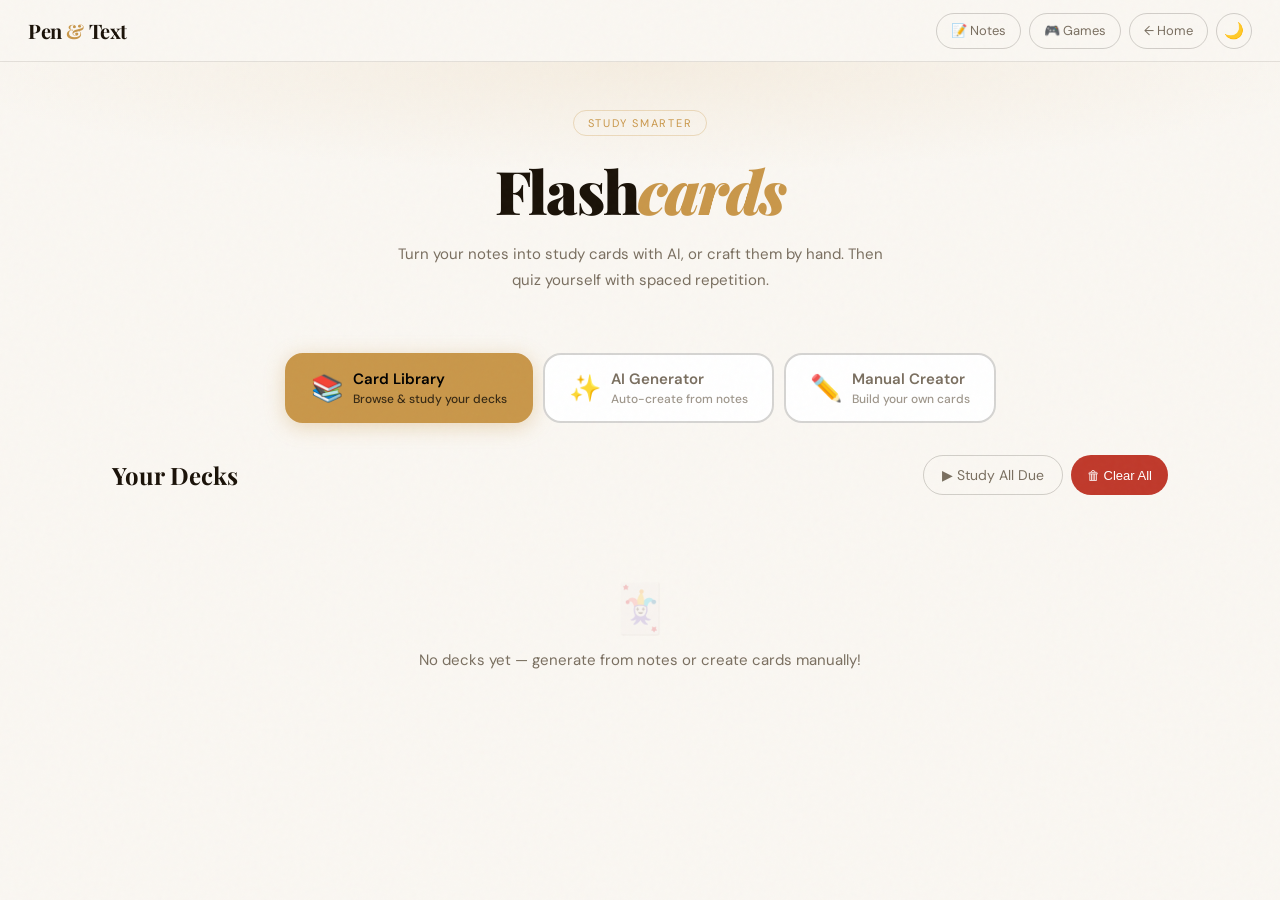
<file: flashcards.html>
<!DOCTYPE html>
<html lang="en">
<head>
<meta charset="utf-8"/>
<meta name="viewport" content="width=device-width,initial-scale=1"/>
<title>Pen To Text — Flashcards</title>
<link rel="preconnect" href="https://fonts.googleapis.com">
<link href="https://fonts.googleapis.com/css2?family=Playfair+Display:ital,wght@0,400;0,700;0,900;1,400&family=DM+Sans:wght@300;400;500;600&family=DM+Mono:wght@400;500&display=swap" rel="stylesheet">
<style>
:root{
  --bg:#faf7f2;--bg2:#f3ede2;--panel:#fff;--panel2:#f8f4ec;
  --ink:#1a1208;--ink2:#3d3224;--muted:#7a6f60;
  --border:rgba(26,18,8,0.10);--border2:rgba(26,18,8,0.18);
  --gold:#c9974a;--gold2:#e8c07a;--rust:#b85c38;--sage:#4a7a5a;--sky:#4a7abf;--violet:#7a5abf;
  --danger:#c0392b;--success:#27ae60;
  --shadow-sm:0 2px 10px rgba(26,18,8,0.08);
  --shadow-md:0 6px 24px rgba(26,18,8,0.12);
  --shadow-lg:0 16px 48px rgba(26,18,8,0.16);
  --shadow-card:0 4px 20px rgba(26,18,8,0.10),0 1px 4px rgba(26,18,8,0.06);
  --r-sm:6px;--r-md:12px;--r-lg:18px;--r-xl:24px;--r-full:9999px;
  --ease:cubic-bezier(0.4,0,0.2,1);--spring:cubic-bezier(0.34,1.56,0.64,1);
  --header-h:62px;
  --font-d:'Playfair Display',serif;--font-b:'DM Sans',sans-serif;--font-m:'DM Mono',monospace;
}
[data-theme="dark"]{
  --bg:#0e0d0b;--bg2:#161410;--panel:#1c1a15;--panel2:#242018;
  --ink:#f0ebe0;--ink2:#d4cabc;--muted:#9a8f7e;
  --border:rgba(240,235,224,0.09);--border2:rgba(240,235,224,0.18);
  --shadow-card:0 4px 20px rgba(0,0,0,0.40),0 1px 4px rgba(0,0,0,0.30);
  --shadow-md:0 6px 24px rgba(0,0,0,0.35);--shadow-lg:0 16px 48px rgba(0,0,0,0.50);
}
*,*::before,*::after{box-sizing:border-box;margin:0;padding:0;}
html{scroll-behavior:smooth;}
body{font-family:var(--font-b);background:var(--bg);color:var(--ink);min-height:100vh;-webkit-font-smoothing:antialiased;overflow-x:hidden;transition:background .3s,color .3s;}
body::after{content:'';position:fixed;inset:0;pointer-events:none;z-index:9999;opacity:.025;
  background-image:url("data:image/svg+xml,%3Csvg viewBox='0 0 200 200' xmlns='http://www.w3.org/2000/svg'%3E%3Cfilter id='n'%3E%3CfeTurbulence type='fractalNoise' baseFrequency='0.85' numOctaves='4' stitchTiles='stitch'/%3E%3C/filter%3E%3Crect width='100%25' height='100%25' filter='url(%23n)'/%3E%3C/svg%3E");}

/* NAV */
nav{position:sticky;top:0;z-index:90;display:flex;align-items:center;justify-content:space-between;padding:0 28px;height:var(--header-h);background:rgba(250,247,242,0.92);backdrop-filter:blur(16px);border-bottom:1px solid var(--border);transition:background .3s;}
[data-theme="dark"] nav{background:rgba(28,26,21,0.92);}
.nav-brand{font-family:var(--font-d);font-size:20px;font-weight:700;color:var(--ink);text-decoration:none;letter-spacing:-.02em;}
.nav-brand span{color:var(--gold);}
.nav-right{display:flex;align-items:center;gap:8px;}
.nav-link{height:36px;padding:0 14px;border-radius:var(--r-full);border:1px solid var(--border2);background:transparent;color:var(--muted);font-family:var(--font-b);font-size:13px;cursor:pointer;text-decoration:none;display:inline-flex;align-items:center;gap:5px;transition:all .2s;}
.nav-link:hover{background:var(--bg2);color:var(--ink);}
#themeBtn{width:36px;padding:0;justify-content:center;font-size:16px;}

/* HERO */
.page-hero{padding:48px 28px 32px;text-align:center;position:relative;overflow:hidden;}
.page-hero::before{content:'';position:absolute;inset:0;background:radial-gradient(ellipse 80% 60% at 50% 0%,rgba(201,151,74,.10),transparent 70%);pointer-events:none;}
.page-eyebrow{display:inline-block;font-size:11px;letter-spacing:.16em;text-transform:uppercase;color:var(--gold);padding:5px 14px;border:1px solid rgba(201,151,74,.3);border-radius:var(--r-full);margin-bottom:14px;}
.page-title{font-family:var(--font-d);font-size:clamp(36px,6vw,60px);font-weight:900;letter-spacing:-.03em;margin-bottom:12px;}
.page-title em{font-style:italic;color:var(--gold);}
.page-sub{font-size:15px;color:var(--muted);max-width:500px;margin:0 auto;line-height:1.7;}

/* MAIN */
.main-wrap{max-width:1100px;margin:0 auto;padding:0 22px 80px;}

/* MODE SWITCHER */
.mode-switcher{display:flex;gap:10px;justify-content:center;margin:28px 0 32px;flex-wrap:wrap;}
.mode-btn{position:relative;display:flex;align-items:center;gap:10px;padding:14px 24px;border-radius:var(--r-lg);border:2px solid var(--border2);background:var(--panel);color:var(--muted);font-family:var(--font-b);font-size:14px;font-weight:500;cursor:pointer;transition:all .25s var(--ease);min-width:200px;}
.mode-btn:hover{border-color:var(--gold);color:var(--ink);transform:translateY(-2px);box-shadow:var(--shadow-md);}
.mode-btn.active{border-color:var(--gold);background:var(--gold);color:#000;box-shadow:0 4px 20px rgba(201,151,74,.35);}
.mode-icon{font-size:26px;flex-shrink:0;}
.mode-text{text-align:left;}
.mode-text strong{display:block;font-size:15px;font-weight:600;}
.mode-text span{font-size:12px;opacity:.72;}

/* SECTION PANELS */
.section-panel{display:none;animation:fadeUp .35s var(--ease);}
.section-panel.active{display:block;}
@keyframes fadeUp{from{opacity:0;transform:translateY(14px);}to{opacity:1;transform:translateY(0);}}

/* AI PANEL */
.ai-panel{display:grid;grid-template-columns:1fr 1fr;gap:24px;align-items:start;}
@media(max-width:800px){.ai-panel{grid-template-columns:1fr;}}
.panel-card{background:var(--panel);border:1px solid var(--border);border-radius:var(--r-xl);padding:24px;box-shadow:var(--shadow-sm);}
.panel-card h3{font-family:var(--font-d);font-size:20px;font-weight:700;margin-bottom:6px;}
.panel-card .card-sub{font-size:13px;color:var(--muted);margin-bottom:18px;}

/* NOTE PICKER */
.note-list-wrap{max-height:320px;overflow-y:auto;display:flex;flex-direction:column;gap:6px;scrollbar-width:thin;}
.note-list-wrap::-webkit-scrollbar{width:4px;}
.note-list-wrap::-webkit-scrollbar-thumb{background:var(--border2);border-radius:4px;}
.note-pick-item{display:flex;align-items:flex-start;gap:10px;padding:11px 13px;border-radius:var(--r-md);border:1.5px solid var(--border);cursor:pointer;transition:all .18s;background:var(--bg);}
.note-pick-item:hover{border-color:var(--gold);background:var(--bg2);}
.note-pick-item.selected{border-color:var(--gold);background:rgba(201,151,74,.08);}
.note-pick-cb{width:18px;height:18px;border:2px solid var(--border2);border-radius:4px;flex-shrink:0;margin-top:2px;display:flex;align-items:center;justify-content:center;font-size:11px;transition:all .15s;}
.note-pick-item.selected .note-pick-cb{background:var(--gold);border-color:var(--gold);color:#000;}
.note-pick-info strong{font-size:13.5px;font-weight:600;display:block;margin-bottom:2px;}
.note-pick-info span{font-size:12px;color:var(--muted);}
.note-pick-tags{display:flex;gap:4px;flex-wrap:wrap;margin-top:4px;}
.note-pick-tag{padding:2px 7px;border-radius:var(--r-full);font-size:10px;font-weight:600;color:#fff;}
.select-all-row{display:flex;align-items:center;justify-content:space-between;margin-bottom:10px;}
.select-all-row span{font-size:12px;color:var(--muted);}

/* AI OPTIONS */
.ai-options{display:flex;flex-direction:column;gap:14px;margin-bottom:18px;}
.ai-opt-row{display:flex;align-items:center;justify-content:space-between;gap:12px;}
.ai-opt-row label{font-size:13px;color:var(--ink2);font-weight:500;}
select.styled{height:36px;padding:0 28px 0 10px;border-radius:var(--r-md);border:1.5px solid var(--border2);background:var(--bg2);color:var(--ink);font-family:var(--font-b);font-size:13px;outline:none;appearance:none;background-image:url("data:image/svg+xml,%3Csvg xmlns='http://www.w3.org/2000/svg' width='10' height='10' viewBox='0 0 24 24'%3E%3Cpath d='M6 9l6 6 6-6' stroke='%237a6f60' stroke-width='2' fill='none' stroke-linecap='round'/%3E%3C/svg%3E");background-repeat:no-repeat;background-position:right 8px center;cursor:pointer;transition:border-color .2s;}
select.styled:focus{border-color:var(--gold);}
input[type="range"]{accent-color:var(--gold);flex:1;max-width:160px;}
.range-val{font-family:var(--font-m);font-size:13px;color:var(--gold);min-width:24px;text-align:right;}

/* GENERATE BTN */
.btn-generate{width:100%;padding:14px;border-radius:var(--r-full);border:none;background:var(--ink);color:var(--bg);font-family:var(--font-b);font-size:15px;font-weight:600;cursor:pointer;display:flex;align-items:center;justify-content:center;gap:10px;transition:all .2s var(--spring);box-shadow:var(--shadow-sm);}
.btn-generate:hover{background:var(--gold);color:var(--ink);transform:translateY(-2px);box-shadow:var(--shadow-md);}
.btn-generate:disabled{opacity:.5;cursor:not-allowed;transform:none;}
.spinner{width:18px;height:18px;border:2px solid rgba(255,255,255,.3);border-top-color:#fff;border-radius:50%;animation:spin .7s linear infinite;flex-shrink:0;}
@keyframes spin{to{transform:rotate(360deg);}}
.empty-notes{text-align:center;padding:40px 20px;color:var(--muted);font-size:14px;line-height:1.7;}
.empty-notes a{color:var(--gold);text-decoration:none;}

/* GENERATED RESULTS */
.gen-results{margin-top:24px;display:none;}
.gen-results.show{display:block;}
.gen-results-header{display:flex;align-items:center;justify-content:space-between;flex-wrap:wrap;gap:10px;margin-bottom:14px;}
.gen-results-header h4{font-family:var(--font-d);font-size:20px;font-weight:700;}
.gen-card-grid{display:grid;grid-template-columns:repeat(auto-fill,minmax(240px,1fr));gap:12px;margin-bottom:16px;}
.gen-card-item{background:var(--panel);border:1px solid var(--border);border-radius:var(--r-lg);padding:16px;position:relative;animation:fadeUp .3s var(--ease);}
.gen-card-item .gen-q{font-size:13.5px;font-weight:600;color:var(--ink);margin-bottom:8px;padding-right:28px;}
.gen-card-item .gen-a{font-size:12.5px;color:var(--muted);line-height:1.5;padding:8px 10px;background:var(--bg2);border-radius:var(--r-sm);border-left:3px solid var(--gold);}
.gen-card-remove{position:absolute;top:10px;right:10px;width:22px;height:22px;border-radius:50%;border:none;background:transparent;color:var(--muted);font-size:14px;cursor:pointer;display:flex;align-items:center;justify-content:center;transition:all .15s;}
.gen-card-remove:hover{background:rgba(192,57,43,.12);color:var(--danger);}
.deck-name-row{display:flex;gap:8px;align-items:center;flex-wrap:wrap;}
.deck-name-row input{flex:1;max-width:280px;height:38px;padding:0 13px;border-radius:var(--r-md);border:1.5px solid var(--border2);background:var(--bg2);color:var(--ink);font-family:var(--font-b);font-size:14px;outline:none;transition:border-color .2s;}
.deck-name-row input:focus{border-color:var(--gold);}

/* MANUAL */
.manual-layout{display:grid;grid-template-columns:1fr 1.3fr;gap:24px;align-items:start;}
@media(max-width:860px){.manual-layout{grid-template-columns:1fr;}}
.form-field{display:flex;flex-direction:column;gap:6px;margin-bottom:14px;}
.form-field label{font-size:11px;font-weight:600;letter-spacing:.10em;text-transform:uppercase;color:var(--muted);}
.form-field textarea,.form-field input[type="text"]{width:100%;padding:10px 13px;border-radius:var(--r-md);border:1.5px solid var(--border2);background:var(--bg2);color:var(--ink);font-family:var(--font-b);font-size:14px;outline:none;transition:border-color .2s,box-shadow .2s;}
.form-field textarea:focus,.form-field input[type="text"]:focus{border-color:var(--gold);box-shadow:0 0 0 3px rgba(201,151,74,.12);}
.form-field textarea{resize:vertical;min-height:90px;line-height:1.6;}
.deck-pick{display:flex;gap:8px;flex-wrap:wrap;}
.deck-chip{padding:5px 12px;border-radius:var(--r-full);border:1.5px solid var(--border2);background:var(--bg2);color:var(--muted);font-size:13px;cursor:pointer;transition:all .15s;}
.deck-chip:hover{border-color:var(--gold);color:var(--ink);}
.deck-chip.active{background:var(--ink);border-color:var(--ink);color:var(--bg);}
.btn-row{display:flex;gap:8px;flex-wrap:wrap;}
.btn-primary{padding:0 22px;height:40px;background:var(--ink);color:var(--bg);border:none;border-radius:var(--r-full);font-family:var(--font-b);font-size:14px;font-weight:500;cursor:pointer;transition:all .2s var(--spring);}
.btn-primary:hover{background:var(--gold);color:var(--ink);transform:translateY(-1px);}
.btn-ghost{padding:0 18px;height:40px;background:transparent;color:var(--muted);border:1.5px solid var(--border2);border-radius:var(--r-full);font-family:var(--font-b);font-size:14px;cursor:pointer;transition:all .15s;}
.btn-ghost:hover{background:var(--bg2);color:var(--ink);}
.btn-danger-sm{padding:0 12px;height:32px;background:var(--danger);color:#fff;border:none;border-radius:var(--r-full);font-size:12px;font-weight:500;cursor:pointer;transition:all .15s;}
.btn-danger-sm:hover{opacity:.85;}
.mini-card-list{display:flex;flex-direction:column;gap:8px;max-height:380px;overflow-y:auto;scrollbar-width:thin;padding-right:2px;}
.mini-card-list::-webkit-scrollbar{width:4px;}
.mini-card-list::-webkit-scrollbar-thumb{background:var(--border2);border-radius:4px;}
.mini-card{display:flex;align-items:center;gap:10px;padding:10px 13px;background:var(--bg);border:1px solid var(--border);border-radius:var(--r-md);animation:fadeUp .2s var(--ease);}
.mini-card .mini-q{flex:1;font-size:13px;font-weight:500;color:var(--ink2);}
.mini-card .mini-q span{display:block;font-size:11px;color:var(--muted);font-weight:400;margin-top:2px;white-space:nowrap;overflow:hidden;text-overflow:ellipsis;max-width:220px;}
.mini-card-num{font-family:var(--font-m);font-size:11px;color:var(--muted);background:var(--panel2);padding:2px 7px;border-radius:var(--r-full);flex-shrink:0;}
.preview-empty{text-align:center;padding:30px;color:var(--muted);font-size:13px;border:2px dashed var(--border2);border-radius:var(--r-lg);}

/* LIBRARY */
.library-header{display:flex;align-items:center;justify-content:space-between;flex-wrap:wrap;gap:12px;margin-bottom:22px;}
.library-header h3{font-family:var(--font-d);font-size:24px;font-weight:700;}
.deck-grid{display:grid;grid-template-columns:repeat(auto-fill,minmax(220px,1fr));gap:16px;margin-bottom:40px;}
.deck-card{background:var(--panel);border:1px solid var(--border);border-radius:var(--r-lg);padding:20px;cursor:pointer;transition:all .22s var(--spring);position:relative;overflow:hidden;}
.deck-card:hover{transform:translateY(-4px);box-shadow:var(--shadow-md);border-color:rgba(201,151,74,.3);}
.deck-card-icon{font-size:32px;margin-bottom:10px;}
.deck-card h4{font-family:var(--font-d);font-size:17px;font-weight:700;margin-bottom:4px;}
.deck-card-meta{font-size:12px;color:var(--muted);margin-bottom:12px;}
.deck-card-stats{display:flex;gap:6px;flex-wrap:wrap;}
.stat-pill{padding:3px 9px;border-radius:var(--r-full);font-size:11px;font-weight:600;}
.stat-new{background:rgba(74,122,191,.15);color:var(--sky);}
.stat-due{background:rgba(201,151,74,.15);color:var(--gold);}
.stat-done{background:rgba(74,122,90,.15);color:var(--sage);}
.deck-actions{position:absolute;top:10px;right:10px;display:flex;gap:4px;opacity:0;transition:opacity .15s;}
.deck-card:hover .deck-actions{opacity:1;}
.deck-action-btn{width:28px;height:28px;border-radius:var(--r-sm);border:none;background:var(--bg2);cursor:pointer;font-size:13px;display:flex;align-items:center;justify-content:center;transition:background .15s;}
.deck-action-btn:hover{background:var(--border2);}
.deck-empty{grid-column:1/-1;text-align:center;padding:60px 20px;color:var(--muted);}
.deck-empty p{font-size:15px;margin-top:10px;}

/* STUDY OVERLAY */
.study-overlay{display:none;position:fixed;inset:0;background:var(--bg);z-index:200;flex-direction:column;align-items:center;overflow-y:auto;}
.study-overlay.active{display:flex;}
.study-nav{width:100%;display:flex;align-items:center;justify-content:space-between;padding:16px 28px;border-bottom:1px solid var(--border);position:sticky;top:0;background:var(--bg);z-index:10;}
.study-nav-title{font-family:var(--font-d);font-size:17px;font-weight:700;}
.study-progress-wrap{flex:1;margin:0 24px;max-width:360px;}
.study-progress-bar{height:6px;background:var(--border2);border-radius:var(--r-full);overflow:hidden;}
.study-progress-fill{height:100%;background:linear-gradient(90deg,var(--gold),var(--rust));border-radius:var(--r-full);transition:width .4s var(--ease);}
.study-progress-label{font-size:12px;color:var(--muted);text-align:center;margin-top:5px;}
.study-body{flex:1;display:flex;flex-direction:column;align-items:center;justify-content:center;padding:32px 20px;width:100%;max-width:640px;margin:0 auto;}
.study-counter{font-family:var(--font-m);font-size:13px;color:var(--muted);margin-bottom:20px;}

/* FLASHCARD */
.flashcard-scene{width:100%;max-width:520px;height:290px;perspective:1200px;cursor:pointer;margin:0 auto 28px;}
.flashcard-inner{width:100%;height:100%;position:relative;transform-style:preserve-3d;transition:transform .6s cubic-bezier(0.4,0.2,0.2,1);}
.flashcard-inner.flipped{transform:rotateY(180deg);}
.flashcard-face{position:absolute;inset:0;border-radius:var(--r-xl);display:flex;flex-direction:column;align-items:center;justify-content:center;padding:32px;backface-visibility:hidden;-webkit-backface-visibility:hidden;box-shadow:var(--shadow-lg);}
.flashcard-front{background:var(--panel);border:1px solid var(--border);}
.flashcard-back{background:var(--ink);transform:rotateY(180deg);}
.card-label{font-size:10px;font-weight:600;letter-spacing:.15em;text-transform:uppercase;margin-bottom:14px;opacity:.5;}
.flashcard-front .card-label{color:var(--gold);}
.flashcard-back .card-label{color:var(--gold2);}
.card-text{font-family:var(--font-d);font-size:clamp(16px,3vw,22px);font-weight:700;text-align:center;line-height:1.4;}
.flashcard-front .card-text{color:var(--ink);}
.flashcard-back .card-text{color:var(--bg);}
.card-hint{font-size:12px;color:var(--muted);margin-top:14px;display:flex;align-items:center;gap:5px;}
.flashcard-back .card-hint{color:rgba(250,247,242,.35);}
.card-deck-tag{position:absolute;top:14px;padding:3px 10px;border-radius:var(--r-full);font-size:10px;font-weight:600;letter-spacing:.05em;white-space:nowrap;}
.flashcard-front .card-deck-tag{background:rgba(201,151,74,.12);color:var(--gold);}
.flashcard-back .card-deck-tag{background:rgba(201,151,74,.2);color:var(--gold2);}

/* RATING */
.rating-row{display:flex;gap:10px;justify-content:center;flex-wrap:wrap;width:100%;max-width:520px;}
.rating-btn{flex:1;min-width:90px;max-width:150px;padding:12px 6px;border-radius:var(--r-lg);border:2px solid transparent;font-family:var(--font-b);font-size:13px;font-weight:600;cursor:pointer;transition:all .18s var(--spring);display:flex;flex-direction:column;align-items:center;gap:4px;}
.rating-btn span{font-size:11px;font-weight:400;opacity:.75;}
.rating-btn:hover{transform:translateY(-3px);box-shadow:var(--shadow-md);}
.rating-again{background:rgba(192,57,43,.12);color:var(--danger);border-color:rgba(192,57,43,.3);}
.rating-again:hover{background:var(--danger);color:#fff;}
.rating-hard{background:rgba(201,151,74,.12);color:var(--gold);border-color:rgba(201,151,74,.3);}
.rating-hard:hover{background:var(--gold);color:var(--ink);}
.rating-good{background:rgba(74,122,191,.12);color:var(--sky);border-color:rgba(74,122,191,.3);}
.rating-good:hover{background:var(--sky);color:#fff;}
.rating-easy{background:rgba(74,122,90,.12);color:var(--sage);border-color:rgba(74,122,90,.3);}
.rating-easy:hover{background:var(--sage);color:#fff;}
.rating-row.hidden{opacity:0;pointer-events:none;}

/* SUMMARY */
.study-summary{display:none;flex-direction:column;align-items:center;text-align:center;padding:40px 20px;width:100%;max-width:520px;}
.study-summary.show{display:flex;}
.summary-icon{font-size:60px;margin-bottom:14px;}
.summary-title{font-family:var(--font-d);font-size:34px;font-weight:900;margin-bottom:8px;}
.summary-sub{font-size:15px;color:var(--muted);margin-bottom:24px;line-height:1.7;}
.summary-stats{display:flex;gap:12px;flex-wrap:wrap;justify-content:center;margin-bottom:24px;}
.summary-stat{padding:14px 18px;background:var(--panel);border:1px solid var(--border);border-radius:var(--r-lg);text-align:center;min-width:80px;}
.summary-stat .s-val{font-family:var(--font-m);font-size:26px;font-weight:500;}
.summary-stat .s-lbl{font-size:11px;color:var(--muted);text-transform:uppercase;letter-spacing:.08em;margin-top:2px;}
.s-again{color:var(--danger);}.s-hard{color:var(--gold);}.s-good{color:var(--sky);}.s-easy{color:var(--sage);}

/* TOAST */
#toast{position:fixed;bottom:24px;left:50%;transform:translateX(-50%) translateY(60px);background:var(--ink);color:var(--bg);padding:12px 24px;border-radius:var(--r-full);font-size:14px;font-weight:500;z-index:10000;transition:transform .3s var(--spring),opacity .3s;opacity:0;pointer-events:none;white-space:nowrap;}
#toast.show{transform:translateX(-50%) translateY(0);opacity:1;}
#toast.success{background:var(--success);}
#toast.warn{background:var(--gold);color:var(--ink);}

/* CONFIRM MODAL */
.modal-overlay{display:none;position:fixed;inset:0;background:rgba(10,8,5,.55);backdrop-filter:blur(4px);z-index:300;align-items:center;justify-content:center;padding:20px;}
.modal-overlay.open{display:flex;}
.modal-box{background:var(--panel);border-radius:var(--r-xl);padding:28px;width:100%;max-width:400px;box-shadow:var(--shadow-lg);border:1px solid var(--border);animation:fadeUp .3s var(--spring);position:relative;}
.modal-box h3{font-family:var(--font-d);font-size:22px;font-weight:700;margin-bottom:12px;}
.modal-close{position:absolute;top:16px;right:16px;background:var(--bg2);border:none;border-radius:50%;width:30px;height:30px;cursor:pointer;font-size:16px;display:flex;align-items:center;justify-content:center;color:var(--muted);transition:all .15s;}
.modal-close:hover{background:rgba(192,57,43,.1);color:var(--danger);}

/* RESPONSIVE */
@media(max-width:600px){
  nav{padding:0 14px;}
  .page-hero{padding:32px 16px 24px;}
  .main-wrap{padding:0 14px 60px;}
  .mode-btn{min-width:auto;flex:1;}
  .flashcard-scene{height:230px;}
  .rating-btn{min-width:70px;padding:10px 5px;font-size:12px;}
  .study-nav{padding:12px 14px;}
  .study-progress-wrap{margin:0 12px;}
}
</style>
</head>
<body>

<nav>
  <a href="index.html" class="nav-brand">Pen <span>&</span> Text</a>
  <div class="nav-right">
    <a href="note.html" class="nav-link">📝 Notes</a>
    <a href="games.html" class="nav-link">🎮 Games</a>
    <a href="index.html" class="nav-link">← Home</a>
    <button class="nav-link" id="themeBtn" title="Toggle theme">🌙</button>
  </div>
</nav>

<div class="page-hero">
  <div class="page-eyebrow">Study smarter</div>
  <h1 class="page-title">Flash<em>cards</em></h1>
  <p class="page-sub">Turn your notes into study cards with AI, or craft them by hand. Then quiz yourself with spaced repetition.</p>
</div>

<div class="main-wrap">

  <div class="mode-switcher">
    <button class="mode-btn active" data-mode="library">
      <span class="mode-icon">📚</span>
      <span class="mode-text"><strong>Card Library</strong><span>Browse &amp; study your decks</span></span>
    </button>
    <button class="mode-btn" data-mode="ai">
      <span class="mode-icon">✨</span>
      <span class="mode-text"><strong>AI Generator</strong><span>Auto-create from notes</span></span>
    </button>
    <button class="mode-btn" data-mode="manual">
      <span class="mode-icon">✏️</span>
      <span class="mode-text"><strong>Manual Creator</strong><span>Build your own cards</span></span>
    </button>
  </div>

  <!-- LIBRARY -->
  <div class="section-panel active" id="panel-library">
    <div class="library-header">
      <h3>Your Decks</h3>
      <div style="display:flex;gap:8px;flex-wrap:wrap;">
        <button class="btn-ghost" id="studyAllBtn">▶ Study All Due</button>
        <button class="btn-danger-sm" id="clearAllDecksBtn" style="height:40px;padding:0 16px;font-size:13px;">🗑 Clear All</button>
      </div>
    </div>
    <div class="deck-grid" id="deckGrid"></div>
  </div>

  <!-- AI GENERATOR -->
  <div class="section-panel" id="panel-ai">
    <div class="ai-panel">
      <div class="panel-card">
        <h3>Select Notes</h3>
        <p class="card-sub">Choose which notes to generate flashcards from.</p>
        <div class="select-all-row">
          <button class="btn-ghost" style="height:30px;padding:0 12px;font-size:12px;" id="selectAllBtn">Select All</button>
          <span id="selCount">0 selected</span>
        </div>
        <div class="note-list-wrap" id="notePickerList">
          <div class="empty-notes">No notes found. <a href="note.html">Create some notes first →</a></div>
        </div>
      </div>
      <div>
        <div class="panel-card" style="margin-bottom:16px;">
          <h3>Generation Options</h3>
          <p class="card-sub">Customize how your flashcards are created.</p>
          <div class="ai-options">
            <div class="ai-opt-row">
              <label for="cardsPerNote">Cards per note</label>
              <input type="range" id="cardsPerNote" min="2" max="10" value="5"/>
              <span class="range-val" id="cardsPerNoteVal">5</span>
            </div>
            <div class="ai-opt-row">
              <label for="cardStyle">Card style</label>
              <select class="styled" id="cardStyle">
                <option value="qa">Question &amp; Answer</option>
                <option value="definition">Term &amp; Definition</option>
                <option value="cloze">Fill-in-the-blank</option>
                <option value="mixed">Mixed</option>
              </select>
            </div>
            <div class="ai-opt-row">
              <label for="cardDifficulty">Difficulty</label>
              <select class="styled" id="cardDifficulty">
                <option value="easy">Easy (broad concepts)</option>
                <option value="medium" selected>Medium (balanced)</option>
                <option value="hard">Hard (specific details)</option>
              </select>
            </div>
          </div>
          <button class="btn-generate" id="generateBtn">
            <span id="generateBtnText">✨ Generate Flashcards</span>
          </button>
        </div>
        <div class="panel-card gen-results" id="genResults">
          <div class="gen-results-header">
            <h4 id="genResultsTitle">Generated Cards</h4>
            <button class="btn-ghost" style="height:32px;padding:0 12px;font-size:12px;" id="regenBtn">↻ Regenerate</button>
          </div>
          <div class="gen-card-grid" id="genCardGrid"></div>
          <div class="deck-name-row">
            <input type="text" id="deckNameInput" placeholder="Deck name…"/>
            <button class="btn-primary" id="saveDeckBtn">💾 Save Deck</button>
          </div>
        </div>
      </div>
    </div>
  </div>

  <!-- MANUAL CREATOR -->
  <div class="section-panel" id="panel-manual">
    <div class="manual-layout">
      <div class="panel-card">
        <h3>Create a Card</h3>
        <p class="card-sub">Add cards one by one to build your deck.</p>
        <div class="form-field">
          <label for="manualQ">Question / Front</label>
          <textarea id="manualQ" placeholder="What is the powerhouse of the cell?"></textarea>
        </div>
        <div class="form-field">
          <label for="manualA">Answer / Back</label>
          <textarea id="manualA" placeholder="The mitochondria."></textarea>
        </div>
        <div class="form-field">
          <label for="deckPickRow">Add to existing deck</label>
          <div class="deck-pick" id="deckPickRow"><span style="font-size:12px;color:var(--muted);">No decks yet.</span></div>
        </div>
        <div class="form-field">
          <label for="newDeckName">Or save to a new deck name</label>
          <input type="text" id="newDeckName" placeholder="New deck name…"/>
        </div>
        <div class="btn-row">
          <button class="btn-primary" id="addCardBtn">+ Add Card</button>
          <button class="btn-ghost" id="clearCardFormBtn">Clear</button>
        </div>
      </div>
      <div class="panel-card">
        <h4 style="font-family:var(--font-d);font-size:18px;font-weight:700;margin-bottom:4px;">Card Queue <span id="queueCount" style="font-family:var(--font-m);font-size:14px;color:var(--muted);">(0)</span></h4>
        <p style="font-size:13px;color:var(--muted);margin-bottom:14px;">Cards added below. Save to a named deck when ready.</p>
        <div id="manualCardList" class="mini-card-list">
          <div class="preview-empty">Your queued cards will appear here.</div>
        </div>
        <div style="margin-top:14px;display:flex;gap:8px;flex-wrap:wrap;align-items:center;">
          <input type="text" id="manualDeckSaveName" placeholder="Save queue as deck…" style="flex:1;min-width:140px;height:38px;padding:0 12px;border-radius:var(--r-md);border:1.5px solid var(--border2);background:var(--bg2);color:var(--ink);font-family:var(--font-b);font-size:13px;outline:none;transition:border-color .2s;"/>
          <button class="btn-primary" id="saveQueueBtn">💾 Save Deck</button>
          <button class="btn-ghost" id="clearQueueBtn">Clear</button>
        </div>
      </div>
    </div>
  </div>

</div>

<!-- STUDY OVERLAY -->
<div class="study-overlay" id="studyOverlay">
  <div class="study-nav">
    <button class="nav-link" id="exitStudyBtn">← Exit</button>
    <div class="study-progress-wrap">
      <div class="study-progress-bar"><div class="study-progress-fill" id="studyProgressFill" style="width:0%"></div></div>
      <div class="study-progress-label" id="studyProgressLabel">0 / 0</div>
    </div>
    <span class="study-nav-title" id="studyDeckName">Study</span>
  </div>
  <div class="study-body">
    <div class="study-counter" id="studyCounter"></div>
    <div class="flashcard-scene" id="flashcardScene">
      <div class="flashcard-inner" id="flashcardInner">
        <div class="flashcard-face flashcard-front">
          <span class="card-deck-tag" id="cardDeckTag">Deck</span>
          <span class="card-label">Question</span>
          <div class="card-text" id="cardFrontText">Loading…</div>
          <span class="card-hint">👆 Click to reveal answer</span>
        </div>
        <div class="flashcard-face flashcard-back">
          <span class="card-deck-tag" id="cardDeckTagBack">Deck</span>
          <span class="card-label">Answer</span>
          <div class="card-text" id="cardBackText"></div>
          <span class="card-hint">Rate how well you knew this ↓</span>
        </div>
      </div>
    </div>
    <div class="rating-row hidden" id="ratingRow">
      <button class="rating-btn rating-again" data-rating="0">😖 Again<span>Didn't know</span></button>
      <button class="rating-btn rating-hard"  data-rating="1">😕 Hard<span>Tough one</span></button>
      <button class="rating-btn rating-good"  data-rating="2">🙂 Good<span>Got it</span></button>
      <button class="rating-btn rating-easy"  data-rating="3">😄 Easy<span>Too easy</span></button>
    </div>
    <div class="study-summary" id="studySummary">
      <div class="summary-icon">🎉</div>
      <h2 class="summary-title">Session Done!</h2>
      <p class="summary-sub" id="summarySubText">You reviewed all cards. Keep it up!</p>
      <div class="summary-stats">
        <div class="summary-stat"><div class="s-val s-again" id="sumAgain">0</div><div class="s-lbl">Again</div></div>
        <div class="summary-stat"><div class="s-val s-hard"  id="sumHard">0</div><div class="s-lbl">Hard</div></div>
        <div class="summary-stat"><div class="s-val s-good"  id="sumGood">0</div><div class="s-lbl">Good</div></div>
        <div class="summary-stat"><div class="s-val s-easy"  id="sumEasy">0</div><div class="s-lbl">Easy</div></div>
      </div>
      <div style="display:flex;gap:10px;flex-wrap:wrap;justify-content:center;">
        <button class="btn-primary" id="studyAgainBtn">↻ Study Again</button>
        <button class="btn-ghost"   id="backToLibraryBtn">← Back to Library</button>
      </div>
    </div>
  </div>
</div>

<div id="toast"></div>

<div class="modal-overlay" id="confirmModal">
  <div class="modal-box">
    <button class="modal-close" id="confirmClose">×</button>
    <h3 id="confirmTitle">Confirm</h3>
    <p id="confirmMsg" style="font-size:14px;color:var(--muted);margin-bottom:20px;line-height:1.6;"></p>
    <div style="display:flex;gap:8px;justify-content:flex-end;">
      <button class="btn-ghost" id="confirmNo">Cancel</button>
      <button class="btn-primary" id="confirmYes">Confirm</button>
    </div>
  </div>
</div>

<script>
/* ============================================================ PERSISTENCE */
const DECKS_KEY = 'pt_flashcard_decks';
const loadDecks  = () => { try { return JSON.parse(localStorage.getItem(DECKS_KEY)) || []; } catch { return []; } };
const saveDecks  = d  => localStorage.setItem(DECKS_KEY, JSON.stringify(d));
const loadNotes  = () => { try { return JSON.parse(localStorage.getItem('notes')) || []; } catch { return []; } };
const loadCats   = () => { try { return JSON.parse(localStorage.getItem('categories')) || []; } catch { return []; } };

/* ============================================================ THEME */
(()=>{ const t=localStorage.getItem('theme'); if(t==='dark') document.documentElement.setAttribute('data-theme','dark'); })();
document.getElementById('themeBtn').addEventListener('click',()=>{
  const d = document.documentElement.getAttribute('data-theme')==='dark';
  d ? document.documentElement.removeAttribute('data-theme') : document.documentElement.setAttribute('data-theme','dark');
  localStorage.setItem('theme', d ? '' : 'dark');
});

/* ============================================================ TOAST */
let _tt;
function toast(msg, type='') {
  const el=document.getElementById('toast');
  el.textContent=msg; el.className='show'+(type?' '+type:'');
  clearTimeout(_tt); _tt=setTimeout(()=>el.className='',3000);
}

/* ============================================================ CONFIRM */
function confirm2(title, msg) {
  return new Promise(res=>{
    const m=document.getElementById('confirmModal');
    document.getElementById('confirmTitle').textContent=title;
    document.getElementById('confirmMsg').textContent=msg;
    m.classList.add('open');
    const y=()=>{m.classList.remove('open');res(true);off()};
    const n=()=>{m.classList.remove('open');res(false);off()};
    function off(){
      document.getElementById('confirmYes').removeEventListener('click',y);
      document.getElementById('confirmNo').removeEventListener('click',n);
      document.getElementById('confirmClose').removeEventListener('click',n);
    }
    document.getElementById('confirmYes').addEventListener('click',y);
    document.getElementById('confirmNo').addEventListener('click',n);
    document.getElementById('confirmClose').addEventListener('click',n);
  });
}

/* ============================================================ HELPERS */
const escH = s => s ? s.replace(/&/g,'&amp;').replace(/</g,'&lt;').replace(/>/g,'&gt;').replace(/"/g,'&quot;') : '';
const genId = () => Date.now().toString(36)+Math.random().toString(36).slice(2,8);
const isDue = c => !c.nextReview || Date.now()>=c.nextReview;
function timeAgo(ts){
  if(!ts)return'recently'; const m=Math.floor((Date.now()-ts)/60000);
  if(m<2)return'just now'; if(m<60)return m+'m ago';
  const h=Math.floor(m/60); if(h<24)return h+'h ago';
  return Math.floor(h/24)+'d ago';
}

/* ============================================================ MODE SWITCHING */
function switchMode(mode){
  document.querySelectorAll('.mode-btn').forEach(b=>b.classList.toggle('active',b.dataset.mode===mode));
  document.querySelectorAll('.section-panel').forEach(p=>p.classList.toggle('active',p.id==='panel-'+mode));
  if(mode==='library') renderLibrary();
  if(mode==='ai')      renderNotePicker();
  if(mode==='manual')  renderManualDeckPicker();
}
document.querySelectorAll('.mode-btn').forEach(b=>b.addEventListener('click',()=>switchMode(b.dataset.mode)));

/* ============================================================ LIBRARY */
const EMOJIS=['📖','🧬','🌍','💻','🎯','🎨','🔬','🏆','⚡','🦋','🎸','🌙','🔢','📐','🧩'];
const GRADS=['linear-gradient(90deg,#c9974a,#b85c38)','linear-gradient(90deg,#4a7abf,#7a5abf)','linear-gradient(90deg,#4a7a5a,#4a7abf)','linear-gradient(90deg,#b85c38,#c9974a)','linear-gradient(90deg,#7a5abf,#4a7a5a)'];

function renderLibrary(){
  const grid=document.getElementById('deckGrid');
  const decks=loadDecks();
  if(!decks.length){
    grid.innerHTML='<div class="deck-empty"><span style="font-size:48px;opacity:.2;">🃏</span><p>No decks yet — generate from notes or create cards manually!</p></div>';
    return;
  }
  grid.innerHTML='';
  decks.forEach((deck,i)=>{
    const total=deck.cards.length;
    const due=deck.cards.filter(c=>isDue(c)).length;
    const done=deck.cards.filter(c=>c.lastRated&&!isDue(c)).length;
    const el=document.createElement('div');
    el.className='deck-card';
    el.innerHTML=`
      <div style="background:${GRADS[i%GRADS.length]};height:4px;position:absolute;top:0;left:0;right:0;border-radius:var(--r-lg) var(--r-lg) 0 0;"></div>
      <div class="deck-actions">
        <button class="deck-action-btn" data-del="${i}" title="Delete">🗑</button>
      </div>
      <div class="deck-card-icon">${EMOJIS[i%EMOJIS.length]}</div>
      <h4>${escH(deck.name)}</h4>
      <div class="deck-card-meta">${total} card${total!==1?'s':''} · ${timeAgo(deck.createdAt)}</div>
      <div class="deck-card-stats">
        <span class="stat-pill stat-new">${total-done-due<0?0:total-done-due} new</span>
        <span class="stat-pill stat-due">${due} due</span>
        <span class="stat-pill stat-done">${done} done</span>
      </div>`;
    el.addEventListener('click',e=>{ if(e.target.closest('[data-del]'))return; startStudy([deck]); });
    el.querySelector('[data-del]').addEventListener('click',async e=>{
      e.stopPropagation();
      const ok=await confirm2('Delete Deck',`Delete "${deck.name}" and all its cards?`);
      if(ok){ const d=loadDecks(); d.splice(i,1); saveDecks(d); renderLibrary(); toast('Deck deleted','warn'); }
    });
    grid.appendChild(el);
  });
}

document.getElementById('studyAllBtn').addEventListener('click',()=>{
  const decks=loadDecks(); if(!decks.length){toast('No decks to study!','warn');return;}
  startStudy(decks);
});
document.getElementById('clearAllDecksBtn').addEventListener('click',async()=>{
  const ok=await confirm2('Clear All Decks','This permanently deletes ALL decks. Are you sure?');
  if(ok){ saveDecks([]); renderLibrary(); toast('All decks cleared'); }
});

/* ============================================================ STUDY */
let studyQueue=[],studyIdx=0,studyStats={again:0,hard:0,good:0,easy:0},cardFlipped=false;

function startStudy(decks){
  let queue=[];
  const allDecks=loadDecks();
  decks.forEach(deck=>{
    deck.cards.forEach(c=>{
      const di=allDecks.findIndex(d=>d.name===deck.name);
      queue.push({...c,_deckName:deck.name,_deckIdx:di});
    });
  });
  queue=queue.filter(c=>isDue(c));
  if(!queue.length){ toast('🎉 Nothing due! All caught up!','success'); return; }
  queue.sort(()=>Math.random()-.5);
  studyQueue=queue; studyIdx=0;
  studyStats={again:0,hard:0,good:0,easy:0};
  document.getElementById('studyDeckName').textContent=decks.length===1?decks[0].name:'All Decks';
  document.getElementById('studySummary').classList.remove('show');
  document.getElementById('flashcardScene').style.display='';
  document.getElementById('ratingRow').classList.add('hidden');
  document.getElementById('studyOverlay').classList.add('active');
  document.body.style.overflow='hidden';
  renderStudyCard();
}

function renderStudyCard(){
  const card=studyQueue[studyIdx]; cardFlipped=false;
  document.getElementById('flashcardInner').classList.remove('flipped');
  document.getElementById('cardFrontText').textContent=card.q;
  document.getElementById('cardBackText').textContent=card.a;
  document.getElementById('cardDeckTag').textContent=card._deckName;
  document.getElementById('cardDeckTagBack').textContent=card._deckName;
  document.getElementById('ratingRow').classList.add('hidden');
  const total=studyQueue.length, pct=Math.round(studyIdx/total*100);
  document.getElementById('studyProgressFill').style.width=pct+'%';
  document.getElementById('studyProgressLabel').textContent=studyIdx+' / '+total;
  document.getElementById('studyCounter').textContent='Card '+(studyIdx+1)+' of '+total;
}

document.getElementById('flashcardScene').addEventListener('click',()=>{
  if(!studyQueue.length||studyIdx>=studyQueue.length)return;
  cardFlipped=!cardFlipped;
  document.getElementById('flashcardInner').classList.toggle('flipped',cardFlipped);
  if(cardFlipped) document.getElementById('ratingRow').classList.remove('hidden');
});

document.addEventListener('keydown',e=>{
  if(!document.getElementById('studyOverlay').classList.contains('active'))return;
  if(e.key===' '||e.key==='Enter'){e.preventDefault();document.getElementById('flashcardScene').click();}
  if(cardFlipped){if(e.key==='1')rate(0);if(e.key==='2')rate(1);if(e.key==='3')rate(2);if(e.key==='4')rate(3);}
});

document.querySelectorAll('[data-rating]').forEach(b=>b.addEventListener('click',()=>rate(parseInt(b.dataset.rating))));

function rate(r){
  if(!cardFlipped)return;
  const labels=['again','hard','good','easy']; studyStats[labels[r]]++;
  const intervals=[1,10,1440,4320];
  const card=studyQueue[studyIdx];
  const decks=loadDecks(); const di=card._deckIdx>=0?card._deckIdx:decks.findIndex(d=>d.name===card._deckName);
  if(di!==-1){
    const ci=decks[di].cards.findIndex(c=>c.id===card.id);
    if(ci!==-1){ decks[di].cards[ci].lastRated=Date.now(); decks[di].cards[ci].nextReview=Date.now()+intervals[r]*60000; decks[di].cards[ci].ratingHistory=[...(decks[di].cards[ci].ratingHistory||[]),r]; }
  }
  saveDecks(decks);
  studyIdx++;
  if(studyIdx>=studyQueue.length) showSummary(); else renderStudyCard();
}

function showSummary(){
  document.getElementById('flashcardScene').style.display='none';
  document.getElementById('ratingRow').classList.add('hidden');
  document.getElementById('studyProgressFill').style.width='100%';
  document.getElementById('studyProgressLabel').textContent=studyQueue.length+' / '+studyQueue.length;
  document.getElementById('studyCounter').textContent='';
  const s=studyStats;
  document.getElementById('sumAgain').textContent=s.again;
  document.getElementById('sumHard').textContent=s.hard;
  document.getElementById('sumGood').textContent=s.good;
  document.getElementById('sumEasy').textContent=s.easy;
  const pct=Math.round((s.good+s.easy)/studyQueue.length*100);
  document.getElementById('summarySubText').textContent=pct>=80?`Excellent! ${pct}% correct — you're crushing it!`:pct>=50?`Good progress! ${pct}% correct. Review the tough ones!`:`${pct}% correct this session. Keep practicing!`;
  document.getElementById('studySummary').classList.add('show');
}

document.getElementById('studyAgainBtn').addEventListener('click',()=>{
  studyIdx=0; studyStats={again:0,hard:0,good:0,easy:0}; studyQueue.sort(()=>Math.random()-.5);
  document.getElementById('studySummary').classList.remove('show');
  document.getElementById('flashcardScene').style.display=''; renderStudyCard();
});
document.getElementById('exitStudyBtn').addEventListener('click',exitStudy);
document.getElementById('backToLibraryBtn').addEventListener('click',()=>{ exitStudy(); switchMode('library'); });
function exitStudy(){ document.getElementById('studyOverlay').classList.remove('active'); document.body.style.overflow=''; renderLibrary(); }

/* ============================================================ NOTE PICKER */
let selectedNoteIds=new Set();
function renderNotePicker(){
  const notes=loadNotes(), list=document.getElementById('notePickerList'), cats=loadCats();
  document.getElementById('selCount').textContent=selectedNoteIds.size+' selected';
  if(!notes.length){ list.innerHTML='<div class="empty-notes">No notes found. <a href="note.html">Create some notes first →</a></div>'; return; }
  list.innerHTML='';
  notes.forEach(note=>{
    const item=document.createElement('div');
    const sel=selectedNoteIds.has(note.id);
    item.className='note-pick-item'+(sel?' selected':'');
    const tagsHtml=(note.category||[]).map(c=>{ const cat=cats.find(x=>x.name===c); return `<span class="note-pick-tag" style="background:${cat?.color||'#4ea8ff'}">${escH(c)}</span>`; }).join('');
    item.innerHTML=`<div class="note-pick-cb">${sel?'✓':''}</div><div class="note-pick-info"><strong>${escH(note.title||'Untitled')}</strong><span>${escH((note.content||'').slice(0,80))}…</span>${tagsHtml?'<div class="note-pick-tags">'+tagsHtml+'</div>':''}</div>`;
    item.addEventListener('click',()=>{ sel?selectedNoteIds.delete(note.id):selectedNoteIds.add(note.id); renderNotePicker(); });
    list.appendChild(item);
  });
}
document.getElementById('selectAllBtn').addEventListener('click',()=>{
  const notes=loadNotes();
  if(selectedNoteIds.size===notes.length) selectedNoteIds.clear(); else notes.forEach(n=>selectedNoteIds.add(n.id));
  renderNotePicker();
});
document.getElementById('cardsPerNote').addEventListener('input',function(){ document.getElementById('cardsPerNoteVal').textContent=this.value; });

/* ============================================================ AI GENERATION */
let generatedCards=[];
document.getElementById('generateBtn').addEventListener('click',generateCards);
document.getElementById('regenBtn').addEventListener('click',generateCards);

async function generateCards(){
  if(!selectedNoteIds.size){ toast('Select at least one note!','warn'); return; }
  const notes=loadNotes().filter(n=>selectedNoteIds.has(n.id));
  const perNote=parseInt(document.getElementById('cardsPerNote').value);
  const style=document.getElementById('cardStyle').value;
  const diff=document.getElementById('cardDifficulty').value;
  const btn=document.getElementById('generateBtn');
  const btnText=document.getElementById('generateBtnText');
  btn.disabled=true; btnText.innerHTML='<span class="spinner"></span> Generating…';

  const notesText=notes.map(n=>`--- "${n.title||'Untitled'}" ---\n${(n.content||'').slice(0,1200)}`).join('\n\n');
  const styleInst={
    qa:'Create question-and-answer pairs. Question asks about a concept; answer provides concise explanation.',
    definition:'Create term-definition pairs. "question" = key term; "answer" = its definition.',
    cloze:'Create fill-in-the-blank cards. "question" = sentence with key word replaced by ___; "answer" = the missing word(s).',
    mixed:'Mix question-answer, term-definition, and fill-in-the-blank styles.'
  };
  const diffInst={
    easy:'Focus on broad, high-level concepts. Questions should be straightforward.',
    medium:'Balance broad concepts with specific details.',
    hard:'Focus on specific details, nuances, and precise definitions. Require deep recall.'
  };

  const prompt=`You are a flashcard generator. Given these notes, create exactly ${perNote} flashcard(s) per note.
Style: ${styleInst[style]}
Difficulty: ${diffInst[diff]}
IMPORTANT: Respond ONLY with a valid JSON array. No preamble. No markdown. Just JSON.
Format: [{"q":"question","a":"answer"}, ...]
Notes:\n${notesText}\nGenerate ${notes.length*perNote} flashcards total. JSON only:`;

  try {
    const res=await fetch('https://api.anthropic.com/v1/messages',{method:'POST',headers:{'Content-Type':'application/json'},body:JSON.stringify({model:'claude-sonnet-4-20250514',max_tokens:1000,messages:[{role:'user',content:prompt}]})});
    const data=await res.json();
    const raw=data.content?.map(i=>i.text||'').join('');
    let cards;
    try { cards=JSON.parse(raw.replace(/```json|```/g,'').trim()); }
    catch { const m=raw.match(/\[[\s\S]*\]/); if(m) cards=JSON.parse(m[0]); else throw new Error('Parse failed'); }
    generatedCards=cards.map(c=>({id:genId(),q:c.q||c.question||'',a:c.a||c.answer||'',createdAt:Date.now()}));
    renderGeneratedCards();
    document.getElementById('deckNameInput').value=notes.length===1?(notes[0].title||'My Deck'):'Study Deck';
  } catch(e) { toast('Generation failed. Check console.','warn'); console.error(e); }
  finally { btn.disabled=false; btnText.innerHTML='✨ Generate Flashcards'; }
}

function renderGeneratedCards(){
  const grid=document.getElementById('genCardGrid');
  const results=document.getElementById('genResults');
  grid.innerHTML='';
  document.getElementById('genResultsTitle').textContent='Generated Cards ('+generatedCards.length+')';
  generatedCards.forEach((card,i)=>{
    const el=document.createElement('div'); el.className='gen-card-item';
    el.innerHTML=`<div class="gen-q">${escH(card.q)}</div><div class="gen-a">${escH(card.a)}</div><button class="gen-card-remove" data-idx="${i}">×</button>`;
    el.querySelector('[data-idx]').addEventListener('click',()=>{ generatedCards.splice(i,1); renderGeneratedCards(); });
    grid.appendChild(el);
  });
  results.classList.add('show');
}

document.getElementById('saveDeckBtn').addEventListener('click',()=>{
  const name=document.getElementById('deckNameInput').value.trim();
  if(!name){ toast('Enter a deck name!','warn'); return; }
  if(!generatedCards.length){ toast('No cards to save!','warn'); return; }
  const decks=loadDecks();
  const idx=decks.findIndex(d=>d.name===name);
  if(idx!==-1){ decks[idx].cards.push(...generatedCards); saveDecks(decks); toast(`Added ${generatedCards.length} cards to "${name}"!`,'success'); }
  else { decks.push({name,cards:generatedCards,createdAt:Date.now()}); saveDecks(decks); toast(`Deck "${name}" saved with ${generatedCards.length} cards!`,'success'); }
  generatedCards=[];
  document.getElementById('genResults').classList.remove('show');
  document.getElementById('deckNameInput').value='';
});

/* ============================================================ MANUAL CREATOR */
let manualQueue=[], selectedDeckForManual=null;

function renderManualDeckPicker(){
  const decks=loadDecks(), row=document.getElementById('deckPickRow');
  row.innerHTML='';
  if(!decks.length){ row.innerHTML='<span style="font-size:12px;color:var(--muted);">No existing decks yet.</span>'; selectedDeckForManual=null; return; }
  decks.forEach(deck=>{
    const chip=document.createElement('button');
    chip.className='deck-chip'+(selectedDeckForManual===deck.name?' active':'');
    chip.textContent=deck.name;
    chip.addEventListener('click',()=>{ selectedDeckForManual=selectedDeckForManual===deck.name?null:deck.name; renderManualDeckPicker(); });
    row.appendChild(chip);
  });
}

function renderManualCardList(){
  const list=document.getElementById('manualCardList');
  document.getElementById('queueCount').textContent='('+manualQueue.length+')';
  if(!manualQueue.length){ list.innerHTML='<div class="preview-empty">Your queued cards will appear here.</div>'; return; }
  list.innerHTML='';
  manualQueue.forEach((card,i)=>{
    const el=document.createElement('div'); el.className='mini-card';
    el.innerHTML=`<span class="mini-card-num">${i+1}</span><div class="mini-q">${escH(card.q)}<span>${escH(card.a)}</span></div><button class="btn-danger-sm" data-idx="${i}">×</button>`;
    el.querySelector('[data-idx]').addEventListener('click',()=>{ manualQueue.splice(i,1); renderManualCardList(); });
    list.appendChild(el);
  });
}

document.getElementById('addCardBtn').addEventListener('click',()=>{
  const q=document.getElementById('manualQ').value.trim();
  const a=document.getElementById('manualA').value.trim();
  if(!q||!a){ toast('Fill in both question and answer!','warn'); return; }
  const newName=document.getElementById('newDeckName').value.trim();
  if(selectedDeckForManual&&!newName){
    const decks=loadDecks(), idx=decks.findIndex(d=>d.name===selectedDeckForManual);
    if(idx!==-1){ decks[idx].cards.push({id:genId(),q,a,createdAt:Date.now()}); saveDecks(decks); toast(`Added to "${selectedDeckForManual}"!`,'success'); document.getElementById('manualQ').value=''; document.getElementById('manualA').value=''; renderManualDeckPicker(); return; }
  }
  manualQueue.push({id:genId(),q,a,createdAt:Date.now()});
  renderManualCardList();
  document.getElementById('manualQ').value='';
  document.getElementById('manualA').value='';
  toast('Card added to queue!','success');
});

document.getElementById('clearCardFormBtn').addEventListener('click',()=>{ document.getElementById('manualQ').value=''; document.getElementById('manualA').value=''; });

document.getElementById('saveQueueBtn').addEventListener('click',()=>{
  if(!manualQueue.length){ toast('Queue is empty!','warn'); return; }
  let name=document.getElementById('manualDeckSaveName').value.trim()||'My Deck';
  const decks=loadDecks(), idx=decks.findIndex(d=>d.name===name);
  if(idx!==-1){ decks[idx].cards.push(...manualQueue); saveDecks(decks); toast(`Added ${manualQueue.length} cards to "${name}"!`,'success'); }
  else { decks.push({name,cards:manualQueue,createdAt:Date.now()}); saveDecks(decks); toast(`Deck "${name}" created!`,'success'); }
  manualQueue=[]; document.getElementById('manualDeckSaveName').value=''; renderManualCardList(); renderManualDeckPicker();
});

document.getElementById('clearQueueBtn').addEventListener('click',async()=>{
  if(!manualQueue.length)return;
  const ok=await confirm2('Clear Queue','Remove all queued cards?');
  if(ok){ manualQueue=[]; renderManualCardList(); }
});

/* ============================================================ INIT */
renderLibrary();
renderNotePicker();
renderManualDeckPicker();
renderManualCardList();
</script>
</body>
</html>
</file>
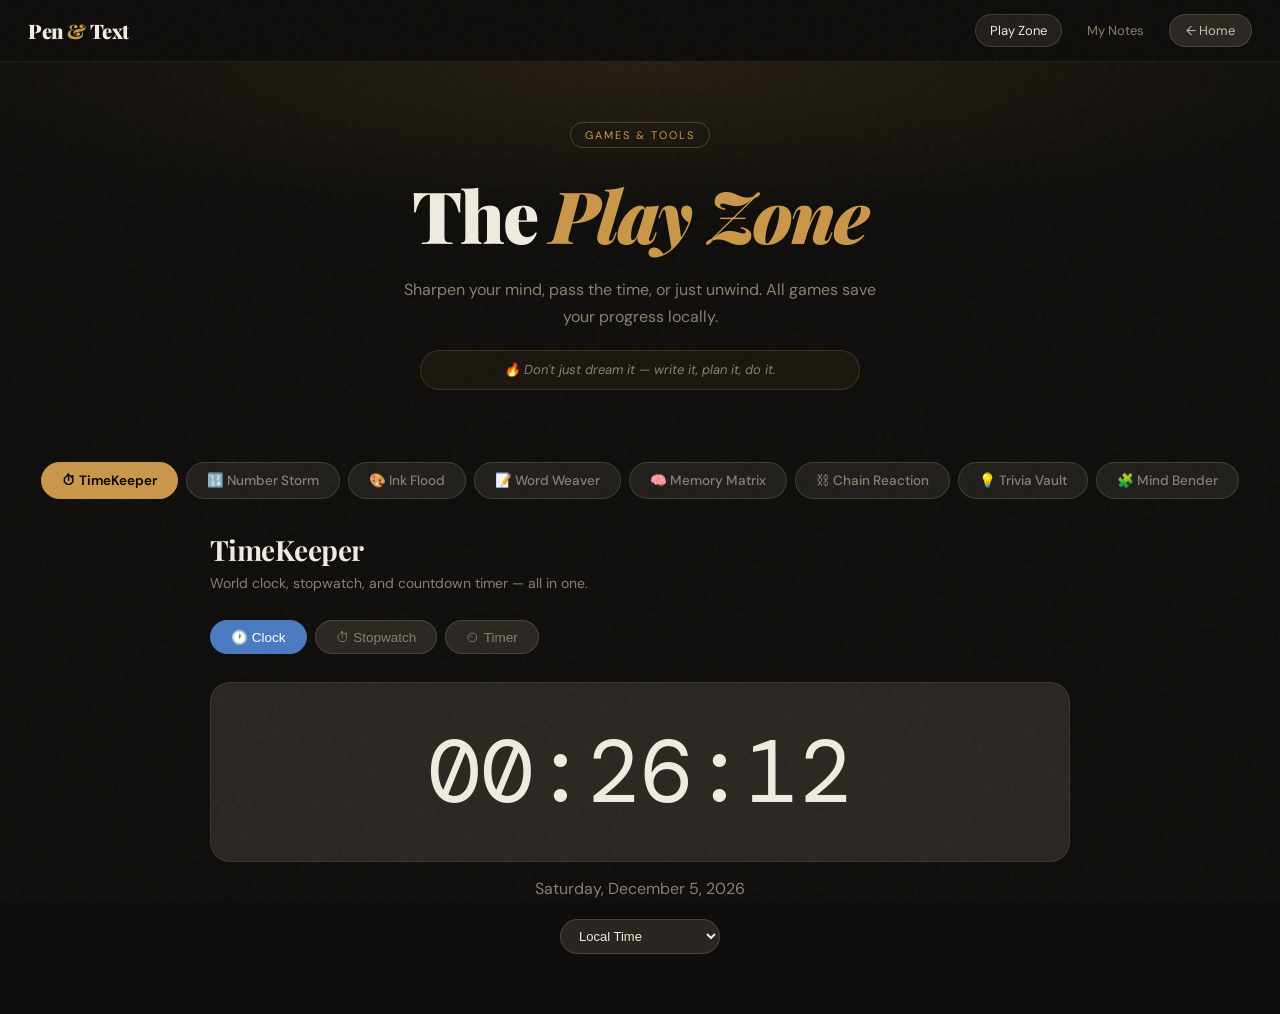
<file: games.html>
<!DOCTYPE html>
<html lang="en">
<head>
<meta charset="utf-8"/>
<meta name="viewport" content="width=device-width,initial-scale=1"/>
<title>Pen To Text — Play Zone</title>
<link rel="preconnect" href="https://fonts.googleapis.com">
<link href="https://fonts.googleapis.com/css2?family=Playfair+Display:wght@700;900&family=DM+Sans:wght@300;400;500;600&family=DM+Mono:wght@400;500&display=swap" rel="stylesheet">
<style>
/* ===================== ROOT ===================== */
:root{
  --bg:#0f0e0c; --bg2:#1a1815; --panel:#211f1b; --panel2:#2a2722;
  --ink:#f0ebe0; --ink2:#c8bfaf; --muted:#8a7f70;
  --gold:#c9974a; --gold2:#e8c07a; --rust:#b85c38;
  --sage:#4a8a5a; --sky:#4a7abf; --violet:#7a5abf;
  --border:rgba(240,235,224,0.08); --border2:rgba(240,235,224,0.15);
  --r:12px; --rx:20px; --rf:9999px;
  --font-d:'Playfair Display',serif; --font-b:'DM Sans',sans-serif; --font-m:'DM Mono',monospace;
  --ease:cubic-bezier(.4,0,.2,1); --spring:cubic-bezier(.34,1.56,.64,1);
}
*,*::before,*::after{box-sizing:border-box;margin:0;padding:0;}
html{scroll-behavior:smooth;}
body{font-family:var(--font-b);background:var(--bg);color:var(--ink);min-height:100vh;overflow-x:hidden;-webkit-font-smoothing:antialiased;}

/* grain */
body::after{content:'';position:fixed;inset:0;pointer-events:none;z-index:9999;opacity:.03;
  background-image:url("data:image/svg+xml,%3Csvg viewBox='0 0 200 200' xmlns='http://www.w3.org/2000/svg'%3E%3Cfilter id='n'%3E%3CfeTurbulence type='fractalNoise' baseFrequency='0.85' numOctaves='4' stitchTiles='stitch'/%3E%3C/filter%3E%3Crect width='100%25' height='100%25' filter='url(%23n)'/%3E%3C/svg%3E");}

/* ===================== NAV ===================== */
nav{position:sticky;top:0;z-index:90;display:flex;align-items:center;justify-content:space-between;padding:14px 28px;
  background:rgba(15,14,12,.9);backdrop-filter:blur(16px);border-bottom:1px solid var(--border);}
.nav-brand{font-family:var(--font-d);font-size:20px;font-weight:900;color:var(--ink);text-decoration:none;letter-spacing:-.02em;}
.nav-brand span{color:var(--gold);}
.nav-links{display:flex;gap:10px;flex-wrap:wrap;}
.nav-links a{padding:7px 14px;border-radius:var(--rf);font-size:13px;color:var(--muted);text-decoration:none;border:1px solid transparent;transition:all .2s;}
.nav-links a:hover,.nav-links a.active{color:var(--ink);border-color:var(--border2);background:var(--panel);}
.nav-back{padding:7px 16px;background:var(--panel2);color:var(--ink2);border:1px solid var(--border2);border-radius:var(--rf);font-size:13px;text-decoration:none;transition:all .2s;}
.nav-back:hover{background:var(--gold);color:#000;}

/* ===================== HERO ===================== */
.hero{padding:60px 28px 40px;text-align:center;position:relative;overflow:hidden;}
.hero::before{content:'';position:absolute;inset:0;
  background:radial-gradient(ellipse 80% 60% at 50% 0%,rgba(201,151,74,.12),transparent 70%);pointer-events:none;}
.hero-eyebrow{display:inline-block;font-size:11px;letter-spacing:.18em;text-transform:uppercase;color:var(--gold);
  padding:5px 14px;border:1px solid rgba(201,151,74,.3);border-radius:var(--rf);margin-bottom:18px;}
.hero h1{font-family:var(--font-d);font-size:clamp(40px,7vw,72px);font-weight:900;letter-spacing:-.03em;margin-bottom:14px;}
.hero h1 em{font-style:italic;color:var(--gold);}
.hero p{font-size:16px;color:var(--muted);max-width:480px;margin:0 auto;line-height:1.7;}

/* ===================== TABS ===================== */
.tabs-wrap{display:flex;justify-content:center;padding:32px 20px 0;gap:8px;flex-wrap:wrap;}
.tab-btn{padding:9px 20px;border-radius:var(--rf);border:1px solid var(--border2);background:var(--panel);
  color:var(--muted);font-family:var(--font-b);font-size:13.5px;font-weight:500;cursor:pointer;
  transition:all .2s var(--ease);white-space:nowrap;}
.tab-btn:hover{color:var(--ink);border-color:var(--gold);}
.tab-btn.active{background:var(--gold);color:#000;border-color:var(--gold);font-weight:600;}

/* ===================== SECTIONS ===================== */
.game-section{display:none;padding:32px 20px 60px;max-width:900px;margin:0 auto;animation:fadeUp .35s var(--ease);}
.game-section.active{display:block;}
@keyframes fadeUp{from{opacity:0;transform:translateY(14px);}to{opacity:1;transform:translateY(0);}}

.section-title{font-family:var(--font-d);font-size:28px;font-weight:700;margin-bottom:6px;letter-spacing:-.02em;}
.section-sub{font-size:14px;color:var(--muted);margin-bottom:28px;}

/* ===================== BUTTONS ===================== */
.btn{display:inline-flex;align-items:center;gap:6px;padding:9px 22px;border-radius:var(--rf);border:none;
  font-family:var(--font-b);font-size:14px;font-weight:500;cursor:pointer;transition:all .2s var(--spring);}
.btn:hover{transform:translateY(-2px);}
.btn-gold{background:var(--gold);color:#000;}
.btn-gold:hover{background:var(--gold2);}
.btn-dark{background:var(--panel2);color:var(--ink);border:1px solid var(--border2);}
.btn-dark:hover{background:var(--panel);border-color:var(--gold);}
.btn-danger{background:var(--rust);color:#fff;}
.btn-sm{padding:6px 14px;font-size:13px;}

/* ===================== CARD ===================== */
.card{background:var(--panel);border:1px solid var(--border);border-radius:var(--rx);padding:24px;
  box-shadow:0 4px 24px rgba(0,0,0,.3);}

/* ============================================================
   SECTION 1 — TIME KEEPER (Clock / Stopwatch / Timer)
   ============================================================ */
.clock-tabs{display:flex;gap:8px;margin-bottom:28px;}
.clock-tab{padding:8px 20px;border-radius:var(--rf);border:1px solid var(--border2);background:var(--panel2);
  color:var(--muted);font-size:13.5px;cursor:pointer;transition:all .2s;}
.clock-tab.active{background:var(--sky);color:#fff;border-color:var(--sky);}

.clock-display{font-family:var(--font-m);font-size:clamp(52px,12vw,96px);font-weight:500;
  text-align:center;letter-spacing:.04em;color:var(--ink);padding:32px 0;
  background:var(--panel2);border-radius:var(--rx);border:1px solid var(--border);margin-bottom:20px;}
.clock-display span{color:var(--gold);}

.clock-controls{display:flex;gap:10px;justify-content:center;flex-wrap:wrap;}

/* timer input */
.timer-inputs{display:flex;gap:12px;justify-content:center;margin-bottom:20px;align-items:center;}
.timer-inputs input{width:72px;height:52px;background:var(--panel2);border:1px solid var(--border2);border-radius:var(--r);
  color:var(--ink);font-family:var(--font-m);font-size:26px;text-align:center;outline:none;}
.timer-inputs input:focus{border-color:var(--gold);}
.timer-sep{font-family:var(--font-m);font-size:28px;color:var(--muted);}
.timer-label{font-size:11px;text-align:center;color:var(--muted);margin-top:4px;}

/* live clock */
#liveClock{font-family:var(--font-m);font-size:clamp(48px,11vw,88px);font-weight:400;text-align:center;
  padding:32px 0;background:var(--panel2);border-radius:var(--rx);border:1px solid var(--border);margin-bottom:16px;}
#liveDate{text-align:center;font-size:16px;color:var(--muted);margin-bottom:20px;}

/* ============================================================
   SECTION 2 — NUMBER STORM (Sudoku)
   ============================================================ */
.sudoku-header{display:flex;align-items:center;justify-content:space-between;flex-wrap:wrap;gap:12px;margin-bottom:20px;}
.sudoku-timer{font-family:var(--font-m);font-size:28px;color:var(--gold);background:var(--panel2);
  padding:8px 18px;border-radius:var(--r);border:1px solid var(--border);}
.sudoku-diff{display:flex;gap:8px;}
.diff-btn{padding:6px 14px;border-radius:var(--rf);border:1px solid var(--border2);background:var(--panel2);
  color:var(--muted);font-size:13px;cursor:pointer;transition:all .2s;}
.diff-btn.active{background:var(--gold);color:#000;border-color:var(--gold);}

#sudokuGrid{display:grid;grid-template-columns:repeat(9,1fr);gap:2px;background:var(--gold);padding:3px;
  border-radius:var(--r);max-width:460px;margin:0 auto 20px;box-shadow:0 8px 32px rgba(0,0,0,.5);}
.sudoku-cell{aspect-ratio:1;background:var(--panel2);display:flex;align-items:center;justify-content:center;
  font-family:var(--font-m);font-size:clamp(14px,3vw,20px);font-weight:500;cursor:pointer;
  border-radius:3px;transition:background .15s,color .15s;position:relative;}
.sudoku-cell:hover{background:var(--panel);}
.sudoku-cell.given{color:var(--gold2);cursor:default;}
.sudoku-cell.selected{background:rgba(201,151,74,.25)!important;color:var(--gold);}
.sudoku-cell.same-num{background:rgba(201,151,74,.10);}
.sudoku-cell.error{color:var(--rust)!important;background:rgba(184,92,56,.15)!important;}
.sudoku-cell.box-right{border-right:2px solid var(--gold);}
.sudoku-cell.box-bottom{border-bottom:2px solid var(--gold);}

.sudoku-numpad{display:flex;gap:8px;justify-content:center;flex-wrap:wrap;margin-bottom:16px;}
.num-btn{width:44px;height:44px;border-radius:var(--r);border:1px solid var(--border2);background:var(--panel2);
  color:var(--ink);font-family:var(--font-m);font-size:18px;cursor:pointer;transition:all .2s;}
.num-btn:hover{background:var(--gold);color:#000;}
.num-btn.erase{font-size:14px;width:56px;}

.sudoku-controls{display:flex;gap:10px;justify-content:center;flex-wrap:wrap;}
#sudokuMsg{text-align:center;font-size:15px;color:var(--sage);font-weight:600;min-height:24px;margin-top:10px;}

/* ============================================================
   SECTION 3 — INK FLOOD (Color Fill)
   ============================================================ */
#floodCanvas{display:block;margin:0 auto 16px;border-radius:var(--r);border:1px solid var(--border);cursor:pointer;}
.flood-colors{display:flex;gap:8px;justify-content:center;margin-bottom:16px;flex-wrap:wrap;}
.flood-color-btn{width:40px;height:40px;border-radius:50%;border:3px solid transparent;cursor:pointer;transition:transform .15s,border-color .15s;}
.flood-color-btn:hover{transform:scale(1.15);}
.flood-color-btn.selected{border-color:#fff;transform:scale(1.15);}
.flood-info{display:flex;justify-content:space-between;align-items:center;margin-bottom:16px;flex-wrap:wrap;gap:10px;}
.flood-moves{font-family:var(--font-m);font-size:18px;color:var(--gold);}
.flood-info span{font-size:14px;color:var(--muted);}

/* ============================================================
   SECTION 4 — WORD WEAVER (Wordle-style)
   ============================================================ */
#wordGrid{display:grid;grid-template-columns:repeat(5,1fr);gap:6px;max-width:320px;margin:0 auto 20px;}
.word-cell{aspect-ratio:1;background:var(--panel2);border:2px solid var(--border2);border-radius:var(--r);
  display:flex;align-items:center;justify-content:center;font-family:var(--font-m);font-size:24px;font-weight:500;
  color:var(--ink);transition:all .3s;text-transform:uppercase;}
.word-cell.correct{background:#2d6a3f;border-color:#2d6a3f;color:#fff;}
.word-cell.present{background:#7a5a1a;border-color:#7a5a1a;color:#fff;}
.word-cell.absent{background:var(--panel);border-color:var(--panel);color:var(--muted);}
.word-cell.active{border-color:var(--gold);}
.word-keyboard{display:flex;flex-direction:column;gap:6px;align-items:center;margin-bottom:16px;}
.word-kb-row{display:flex;gap:5px;}
.kb-key{min-width:36px;height:40px;padding:0 6px;border-radius:var(--r-sm,6px);border:none;
  background:var(--panel2);color:var(--ink);font-family:var(--font-m);font-size:13px;font-weight:500;cursor:pointer;transition:all .2s;}
.kb-key:hover{background:var(--panel);color:var(--gold);}
.kb-key.correct{background:#2d6a3f;color:#fff;}
.kb-key.present{background:#7a5a1a;color:#fff;}
.kb-key.absent{background:var(--bg2,#1a1815);color:var(--muted);}
.kb-wide{min-width:52px;font-size:12px;}
#wordMsg{text-align:center;font-size:15px;min-height:22px;margin-bottom:12px;}

/* ============================================================
   SECTION 6 — MEMORY MATRIX
   ============================================================ */
.memory-header{display:flex;align-items:center;justify-content:space-between;flex-wrap:wrap;gap:12px;margin-bottom:20px;}
.memory-stat{background:var(--panel2);border:1px solid var(--border);border-radius:var(--r);padding:10px 18px;text-align:center;}
.memory-stat .lbl{font-size:11px;text-transform:uppercase;letter-spacing:.1em;color:var(--muted);}
.memory-stat .val{font-family:var(--font-m);font-size:22px;color:var(--gold);}
#memoryGrid{display:grid;gap:8px;max-width:400px;margin:0 auto 20px;}
.mem-cell{aspect-ratio:1;border-radius:var(--r);background:var(--panel2);border:2px solid var(--border);
  cursor:pointer;transition:all .3s var(--spring);display:flex;align-items:center;justify-content:center;font-size:24px;}
.mem-cell:hover{border-color:var(--gold);transform:scale(1.04);}
.mem-cell.highlight{background:var(--gold);border-color:var(--gold2);transform:scale(1.06);}
.mem-cell.correct{background:var(--sage);border-color:var(--sage);}
.mem-cell.wrong{background:var(--rust);border-color:var(--rust);}
.mem-cell.revealed{background:var(--panel);border-color:var(--border2);}
#memoryMsg{text-align:center;font-size:15px;min-height:22px;color:var(--gold);}

/* ============================================================
   SECTION 7 — CHAIN REACTION (2048)
   ============================================================ */
#chainGrid{display:grid;grid-template-columns:repeat(4,1fr);gap:8px;max-width:400px;margin:0 auto 20px;
  background:var(--panel2);padding:10px;border-radius:var(--rx);border:1px solid var(--border);}
.chain-cell{aspect-ratio:1;border-radius:var(--r);display:flex;align-items:center;justify-content:center;
  font-family:var(--font-m);font-size:clamp(16px,3vw,26px);font-weight:500;transition:all .15s;border:2px solid transparent;}
.chain-score-row{display:flex;gap:12px;justify-content:center;margin-bottom:18px;flex-wrap:wrap;}
.chain-score{background:var(--panel2);border:1px solid var(--border);border-radius:var(--r);
  padding:10px 20px;text-align:center;min-width:100px;}
.chain-score .lbl{font-size:11px;text-transform:uppercase;letter-spacing:.1em;color:var(--muted);}
.chain-score .val{font-family:var(--font-m);font-size:24px;color:var(--gold);}
#chainMsg{text-align:center;font-size:15px;min-height:22px;color:var(--gold);}

/* chain cell colors */
.c2{background:#1a1a2e;color:#a0a0ff;border-color:#2a2a4e;}
.c4{background:#16213e;color:#7090ff;border-color:#253052;}
.c8{background:#0f3460;color:#40b0ff;border-color:#1a4a80;}
.c16{background:#533483;color:#c080ff;border-color:#6a44a0;}
.c32{background:#7a1f3d;color:#ff8080;border-color:#9a2f5a;}
.c64{background:#b85c38;color:#ffe0c0;border-color:#d06040;}
.c128{background:#8a7a00;color:#ffe070;border-color:#a09000;}
.c256{background:#2d6a3f;color:#80ffa0;border-color:#3a8050;}
.c512{background:#1a6a5a;color:#60ffe0;border-color:#2a8a70;}
.c1024{background:#c9974a;color:#fff;border-color:#e8b060;}
.c2048{background:#e8c07a;color:#000;border-color:#f0d090;}

/* ============================================================
   SECTION 8 — TRIVIA VAULT
   ============================================================ */
.trivia-subjects{display:flex;gap:8px;flex-wrap:wrap;margin-bottom:20px;}
.subject-btn{padding:7px 16px;border-radius:var(--rf);border:1px solid var(--border2);background:var(--panel2);
  color:var(--muted);font-size:13px;cursor:pointer;transition:all .2s;}
.subject-btn:hover{color:var(--ink);border-color:var(--gold);}
.subject-btn.active{background:var(--gold);color:#000;border-color:var(--gold);}

.trivia-card{background:var(--panel2);border:1px solid var(--border2);border-radius:var(--rx);padding:28px;margin-bottom:20px;min-height:160px;}
.trivia-subject-tag{display:inline-block;padding:3px 10px;border-radius:var(--rf);font-size:11px;font-weight:600;
  letter-spacing:.06em;text-transform:uppercase;margin-bottom:14px;}
.trivia-q{font-family:var(--font-d);font-size:20px;font-weight:700;line-height:1.4;margin-bottom:20px;}
.trivia-options{display:flex;flex-direction:column;gap:10px;}
.trivia-opt{padding:12px 16px;border-radius:var(--r);border:1.5px solid var(--border2);background:var(--panel);
  color:var(--ink2);font-size:14px;cursor:pointer;text-align:left;transition:all .2s;display:flex;gap:10px;align-items:start;}
.trivia-opt:hover{border-color:var(--gold);color:var(--ink);}
.trivia-opt.correct{background:rgba(74,138,90,.2);border-color:var(--sage);color:#80ffa0;}
.trivia-opt.wrong{background:rgba(184,92,56,.2);border-color:var(--rust);color:#ffa080;}
.trivia-opt span.opt-letter{font-family:var(--font-m);font-weight:600;color:var(--gold);flex-shrink:0;}

.trivia-result{display:flex;align-items:center;gap:14px;padding:16px 20px;border-radius:var(--r);
  background:var(--panel);border:1px solid var(--border);margin-bottom:16px;display:none;}
.trivia-result.show{display:flex;}
.trivia-explain{flex:1;font-size:14px;color:var(--ink2);line-height:1.6;}
.trivia-save-btn{padding:8px 16px;border-radius:var(--rf);border:1px solid var(--gold);background:transparent;
  color:var(--gold);font-size:13px;cursor:pointer;transition:all .2s;white-space:nowrap;}
.trivia-save-btn:hover{background:var(--gold);color:#000;}

.trivia-score-row{display:flex;gap:10px;align-items:center;flex-wrap:wrap;margin-bottom:16px;}
.trivia-score{font-family:var(--font-m);font-size:22px;color:var(--gold);}

/* ============================================================
   SECTION 9 — MIND BENDER (Brain Puzzles)
   ============================================================ */
.puzzle-tabs{display:flex;gap:8px;margin-bottom:24px;flex-wrap:wrap;}
.puzzle-tab{padding:7px 16px;border-radius:var(--rf);border:1px solid var(--border2);background:var(--panel2);
  color:var(--muted);font-size:13px;cursor:pointer;transition:all .2s;}
.puzzle-tab.active{background:var(--violet);color:#fff;border-color:var(--violet);}

/* Lights Out */
#lightsGrid{display:grid;grid-template-columns:repeat(5,1fr);gap:6px;max-width:300px;margin:0 auto 16px;}
.light-cell{aspect-ratio:1;border-radius:var(--r);cursor:pointer;transition:all .2s var(--spring);}
.light-on{background:var(--gold);box-shadow:0 0 12px rgba(201,151,74,.5);}
.light-off{background:var(--panel2);border:1px solid var(--border);}
.light-cell:hover{transform:scale(1.06);}

/* Math Flash */
.math-q{font-family:var(--font-m);font-size:clamp(36px,8vw,64px);text-align:center;padding:32px;
  background:var(--panel2);border-radius:var(--rx);border:1px solid var(--border);margin-bottom:20px;color:var(--gold);}
.math-input{width:100%;max-width:220px;display:block;margin:0 auto 16px;height:52px;
  background:var(--panel2);border:2px solid var(--border2);border-radius:var(--r);
  color:var(--ink);font-family:var(--font-m);font-size:24px;text-align:center;outline:none;}
.math-input:focus{border-color:var(--gold);}
.math-streak{font-family:var(--font-m);font-size:16px;color:var(--muted);}
.math-streak span{color:var(--gold);}

/* Pattern Guess */
.pattern-seq{display:flex;gap:10px;justify-content:center;flex-wrap:wrap;margin-bottom:24px;}
.pattern-num{width:52px;height:52px;border-radius:var(--r);background:var(--panel2);
  border:1px solid var(--border2);display:flex;align-items:center;justify-content:center;
  font-family:var(--font-m);font-size:20px;color:var(--ink);}
.pattern-num.question{background:var(--violet);border-color:var(--violet);color:#fff;font-size:18px;}
.pattern-opts{display:flex;gap:10px;justify-content:center;flex-wrap:wrap;margin-bottom:16px;}
.pattern-opt{width:60px;height:60px;border-radius:var(--r);background:var(--panel2);border:2px solid var(--border2);
  display:flex;align-items:center;justify-content:center;font-family:var(--font-m);font-size:18px;cursor:pointer;transition:all .2s;}
.pattern-opt:hover{border-color:var(--gold);color:var(--gold);}
.pattern-opt.correct{background:var(--sage);border-color:var(--sage);color:#fff;}
.pattern-opt.wrong{background:var(--rust);border-color:var(--rust);color:#fff;}
#patternMsg,.#lightsMsg,#mathMsg{text-align:center;font-size:15px;min-height:22px;color:var(--gold);}

/* ============================================================
   TOAST
   ============================================================ */
#toast{position:fixed;bottom:24px;left:50%;transform:translateX(-50%) translateY(60px);
  background:var(--sage);color:#fff;padding:12px 24px;border-radius:var(--rf);
  font-size:14px;font-weight:500;z-index:999;transition:transform .3s var(--spring),opacity .3s;opacity:0;pointer-events:none;}
#toast.show{transform:translateX(-50%) translateY(0);opacity:1;}

/* ============================================================
   RESPONSIVE
   ============================================================ */
/* ===================== FEATURE PILLS ===================== */
.feature-pill{
  display:inline-flex;align-items:center;gap:6px;padding:7px 14px;
  border-radius:var(--rf);border:1px solid var(--border2);background:var(--panel);
  color:var(--ink2);font-size:12px;text-decoration:none;transition:all .2s;
}
.feature-pill:hover{background:var(--gold);color:#000;}

/* ---- NAV mobile hamburger ---- */
#gamesHamburger{
  display:none;background:none;border:1px solid var(--border2);border-radius:8px;
  width:38px;height:38px;cursor:pointer;flex-direction:column;align-items:center;
  justify-content:center;gap:5px;padding:0;flex-shrink:0;
}
#gamesHamburger span{display:block;width:18px;height:2px;background:var(--ink);border-radius:2px;}
#gamesMobileMenu{
  display:none;position:fixed;inset:0;background:var(--bg2);z-index:200;
  flex-direction:column;align-items:center;justify-content:center;gap:28px;
}
#gamesMobileMenu.open{display:flex;}
#gamesMobileMenu a{
  font-family:var(--font-d);font-size:26px;font-weight:700;color:var(--ink);
  text-decoration:none;transition:color .2s;
}
#gamesMobileMenu a:hover{color:var(--gold);}
#gamesMobileMenu .gmm-close{
  position:absolute;top:18px;right:18px;background:none;border:none;
  font-size:32px;cursor:pointer;color:var(--muted);line-height:1;
}

@media(max-width:900px){
  #sudokuGrid{max-width:360px;}
  .chain-score-row{gap:8px;}
}

@media(max-width:680px){
  /* Nav */
  nav{padding:10px 14px;}
  .nav-links{display:none;}
  #gamesHamburger{display:flex;}

  /* Hero */
  .hero{padding:36px 16px 24px;}
  .hero h1{font-size:clamp(34px,10vw,52px);}
  .hero p{font-size:14px;}
  #gamesQuote{font-size:12px;padding:7px 14px;border-radius:10px;}

  /* Feature pills — smaller, scroll-friendly */
  .feature-pills-wrap{padding:14px 16px;gap:7px;}
  .feature-pills-wrap a{padding:6px 10px;font-size:11px;}

  /* Tabs — horizontally scrollable row */
  .tabs-wrap{
    padding:14px 0 0;gap:0;
    flex-wrap:nowrap;overflow-x:auto;
    justify-content:flex-start;
    scrollbar-width:none;
    padding-left:14px;
    -webkit-overflow-scrolling:touch;
  }
  .tabs-wrap::-webkit-scrollbar{display:none;}
  .tab-btn{padding:8px 14px;font-size:12.5px;white-space:nowrap;flex-shrink:0;border-radius:var(--rf);}

  /* Game sections */
  .game-section{padding:18px 14px 60px;}
  .section-title{font-size:22px;}

  /* TimeKeeper */
  .clock-display{font-size:clamp(40px,12vw,72px);padding:20px 0;}
  #liveClock{font-size:clamp(38px,11vw,68px);padding:20px 0;}
  #liveDate{font-size:14px;}
  .timer-inputs input{width:60px;height:44px;font-size:22px;}
  .timer-sep{font-size:22px;}
  .clock-controls{gap:8px;}
  .clock-controls .btn{padding:9px 16px;font-size:13px;}

  /* Sudoku — scale grid to fit screen */
  #sudokuGrid{
    max-width:min(320px, calc(100vw - 28px));
    margin:0 auto 16px;
    gap:1px;padding:2px;
  }
  .sudoku-cell{font-size:clamp(11px,3.5vw,16px);}
  .sudoku-header{flex-direction:column;align-items:flex-start;gap:10px;}
  .sudoku-timer{font-size:22px;padding:6px 14px;}
  .sudoku-diff{flex-wrap:wrap;}
  .sudoku-numpad{gap:6px;}
  .num-btn{width:38px;height:38px;font-size:15px;}
  .num-btn.erase{width:48px;}

  /* Ink Flood — canvas scales via JS, just ensure container fits */
  #floodCanvas{max-width:100%;height:auto;}
  .flood-colors{gap:6px;}
  .flood-color-btn{width:36px;height:36px;}

  /* Word Weaver */
  #wordGrid{max-width:min(280px,calc(100vw - 36px));gap:4px;}
  .word-cell{font-size:clamp(16px,5vw,22px);}
  .word-kb-row{gap:3px;}
  .kb-key{min-width:28px;height:38px;font-size:12px;padding:0 3px;}
  .kb-wide{min-width:42px;font-size:11px;}

  /* Memory Matrix */
  #memoryGrid{max-width:min(340px,calc(100vw - 28px));}
  .mem-cell{font-size:20px;}
  .memory-header{flex-direction:column;align-items:flex-start;}
  .memory-stat{padding:8px 14px;}

  /* Chain Reaction (2048) */
  #chainGrid{
    max-width:min(320px,calc(100vw - 28px));
    gap:6px;padding:8px;
  }
  .chain-cell{font-size:clamp(13px,3.5vw,20px);}
  .chain-score{padding:8px 14px;min-width:80px;}
  .chain-score .val{font-size:20px;}

  /* Trivia */
  .trivia-card{padding:18px 14px;}
  .trivia-q{font-size:16px;}
  .trivia-opt{padding:10px 12px;font-size:13px;}
  .trivia-subjects{gap:6px;}
  .subject-btn{padding:6px 12px;font-size:12px;}

  /* Mind Bender */
  .puzzle-tabs{gap:6px;}
  .puzzle-tab{padding:6px 12px;font-size:12px;}
  #lightsGrid{max-width:min(260px,calc(100vw - 36px));gap:5px;}
  .math-q{font-size:clamp(28px,8vw,48px);padding:20px;}
  .math-input{font-size:20px;height:46px;}
  .pattern-seq{gap:6px;}
  .pattern-num{width:40px;height:40px;font-size:16px;}
  .pattern-opts{gap:6px;}
  .pattern-opt{width:50px;height:50px;font-size:15px;}

  /* Buttons */
  .btn{padding:9px 16px;font-size:13px;}
  .btn-sm{padding:6px 12px;font-size:12px;}

  /* Card padding */
  .card{padding:16px;}

  /* Toast above mobile nav thumb zone */
  #toast{bottom:80px;}
}

@media(max-width:400px){
  .tab-btn{padding:7px 11px;font-size:12px;}
  #sudokuGrid{max-width:calc(100vw - 20px);}
  #chainGrid{max-width:calc(100vw - 20px);}
  .kb-key{min-width:24px;height:36px;font-size:11px;}
}
</style>
</head>
<body>

<!-- NAV -->
<nav>
  <a href="index.html" class="nav-brand">Pen <span>&</span> Text</a>
  <div style="display:flex;gap:10px;align-items:center;">
    <div class="nav-links">
      <a href="#" class="active" id="navPlay">Play Zone</a>
      <a href="note.html">My Notes</a>
    </div>
    <a href="index.html" class="nav-back">← Home</a>
    <button id="gamesHamburger" aria-label="Open menu"><span></span><span></span><span></span></button>
  </div>
</nav>

<!-- Mobile fullscreen nav menu -->
<div id="gamesMobileMenu">
  <button class="gmm-close" id="gmmClose" aria-label="Close">×</button>
  <a href="note.html"  onclick="closeGamesMenu()">My Notes</a>
  <a href="index.html" onclick="closeGamesMenu()">← Home</a>
</div>
<script>
  function closeGamesMenu() {
    document.getElementById('gamesMobileMenu').classList.remove('open');
    document.body.style.overflow = '';
  }
  document.getElementById('gamesHamburger').addEventListener('click',()=>{
    document.getElementById('gamesMobileMenu').classList.add('open');
    document.body.style.overflow='hidden';
  });
  document.getElementById('gmmClose').addEventListener('click', closeGamesMenu);

  // Safety: restore scroll on back-navigation
  window.addEventListener('pageshow', () => { document.body.style.overflow = ''; });

  // Close on backdrop tap
  document.getElementById('gamesMobileMenu').addEventListener('click', function(e) {
    if (e.target === this) closeGamesMenu();
  });
</script>

<!-- HERO -->
<div class="hero">
  <div class="hero-eyebrow">Games & Tools</div>
  <h1>The <em>Play Zone</em></h1>
  <p>Sharpen your mind, pass the time, or just unwind. All games save your progress locally.</p>

  <!-- Rotating quote -->
  <p id="gamesQuote" style="
    margin: 20px auto 0;
    max-width: 440px;
    font-size: 13px;
    font-style: italic;
    color: var(--muted);
    padding: 8px 18px;
    border: 1px solid rgba(201,151,74,0.2);
    border-radius: 99px;
    background: rgba(201,151,74,0.06);
    transition: opacity 0.5s;
  ">✨ The more you write, the clearer your thinking becomes.</p>
</div>

<!-- TABS -->
<div class="tabs-wrap">
  <button class="tab-btn active" data-tab="timekeeper">⏱ TimeKeeper</button>
  <button class="tab-btn" data-tab="numstorm">🔢 Number Storm</button>
  <button class="tab-btn" data-tab="inkflood">🎨 Ink Flood</button>
  <button class="tab-btn" data-tab="wordweaver">📝 Word Weaver</button>
  <button class="tab-btn" data-tab="memory">🧠 Memory Matrix</button>
  <button class="tab-btn" data-tab="chain">⛓ Chain Reaction</button>
  <button class="tab-btn" data-tab="trivia">💡 Trivia Vault</button>
  <button class="tab-btn" data-tab="mindbender">🧩 Mind Bender</button>
</div>

<!-- ================================================================
     SECTION: TIMEKEEPER
     ================================================================ -->
<section class="game-section active" id="tab-timekeeper">
  <h2 class="section-title">TimeKeeper</h2>
  <p class="section-sub">World clock, stopwatch, and countdown timer — all in one.</p>
  <div class="clock-tabs">
    <button class="clock-tab active" data-clock="clock">🕐 Clock</button>
    <button class="clock-tab" data-clock="stopwatch">⏱ Stopwatch</button>
    <button class="clock-tab" data-clock="timer">⏲ Timer</button>
  </div>

  <!-- CLOCK -->
  <div id="clockPane">
    <div id="liveClock">00:00:00</div>
    <div id="liveDate"></div>
    <div style="text-align:center;">
      <select id="tzSelect" style="background:var(--panel2);color:var(--ink);border:1px solid var(--border2);border-radius:var(--rf);padding:8px 14px;font-size:13px;outline:none;cursor:pointer;">
        <option value="local">Local Time</option>
        <option value="UTC">UTC</option>
        <option value="America/New_York">New York (EST)</option>
        <option value="America/Los_Angeles">Los Angeles (PST)</option>
        <option value="Europe/London">London (GMT)</option>
        <option value="Europe/Paris">Paris (CET)</option>
        <option value="Asia/Tokyo">Tokyo (JST)</option>
        <option value="Asia/Manila">Manila (PHT)</option>
        <option value="Asia/Dubai">Dubai (GST)</option>
        <option value="Australia/Sydney">Sydney (AEDT)</option>
      </select>
    </div>
  </div>

  <!-- STOPWATCH -->
  <div id="stopwatchPane" style="display:none;">
    <div class="clock-display" id="swDisplay">00:00<span>.00</span></div>
    <div class="clock-controls">
      <button class="btn btn-gold" id="swStart">▶ Start</button>
      <button class="btn btn-dark" id="swLap">⚑ Lap</button>
      <button class="btn btn-dark" id="swReset">↺ Reset</button>
    </div>
    <div id="lapList" style="margin-top:16px;display:flex;flex-direction:column;gap:6px;max-height:200px;overflow-y:auto;"></div>
  </div>

  <!-- TIMER -->
  <div id="timerPane" style="display:none;">
    <div class="timer-inputs" id="timerInputs">
      <div><input type="number" id="timerH" placeholder="00" min="0" max="99" value="0"/><div class="timer-label">HH</div></div>
      <span class="timer-sep">:</span>
      <div><input type="number" id="timerM" placeholder="00" min="0" max="59" value="5"/><div class="timer-label">MM</div></div>
      <span class="timer-sep">:</span>
      <div><input type="number" id="timerS" placeholder="00" min="0" max="59" value="0"/><div class="timer-label">SS</div></div>
    </div>
    <div class="clock-display" id="timerDisplay" style="display:none;">00:05<span>:00</span></div>
    <div class="clock-controls">
      <button class="btn btn-gold" id="timerStart">▶ Start</button>
      <button class="btn btn-dark" id="timerReset">↺ Reset</button>
    </div>
    <div id="timerMsg" style="text-align:center;margin-top:14px;font-size:15px;color:var(--gold);min-height:22px;"></div>
  </div>
</section>

<!-- ================================================================
     SECTION: NUMBER STORM (Sudoku)
     ================================================================ -->
<section class="game-section" id="tab-numstorm">
  <h2 class="section-title">Number Storm</h2>
  <p class="section-sub">A freshly generated Sudoku every round. Fill the grid — no repeats in any row, column, or 3×3 box.</p>
  <div class="sudoku-header">
    <div class="sudoku-timer" id="sudokuTimer">00:00</div>
    <div class="sudoku-diff">
      <button class="diff-btn active" data-diff="easy">Easy</button>
      <button class="diff-btn" data-diff="medium">Medium</button>
      <button class="diff-btn" data-diff="hard">Hard</button>
    </div>
    <button class="btn btn-gold btn-sm" id="newSudokuBtn">New Game</button>
  </div>
  <div id="sudokuGrid"></div>
  <div class="sudoku-numpad" id="sudokuNumpad"></div>
  <div class="sudoku-controls">
    <button class="btn btn-dark btn-sm" id="sudokuHint">💡 Hint</button>
    <button class="btn btn-dark btn-sm" id="sudokuSolve">✓ Solve</button>
    <button class="btn btn-dark btn-sm" id="sudokuNew2">↺ New</button>
  </div>
  <div id="sudokuMsg"></div>
</section>

<!-- ================================================================
     SECTION: INK FLOOD
     ================================================================ -->
<section class="game-section" id="tab-inkflood">
  <h2 class="section-title">Ink Flood</h2>
  <p class="section-sub">Fill the entire board with one color in as few moves as possible. Start from the top-left and flood outward.</p>
  <div class="flood-info">
    <span>Moves: <span class="flood-moves" id="floodMoves">0</span></span>
    <span id="floodMaxMsg">Max: 25 moves</span>
    <span>Size: <select id="floodSize" style="background:var(--panel2);color:var(--ink);border:1px solid var(--border2);border-radius:var(--rf);padding:4px 10px;font-size:13px;outline:none;cursor:pointer;">
      <option value="12">12×12</option><option value="16" selected>16×16</option><option value="20">20×20</option>
    </select></span>
  </div>
  <canvas id="floodCanvas" width="400" height="400"></canvas>
  <div class="flood-colors" id="floodColors"></div>
  <div style="display:flex;gap:10px;justify-content:center;flex-wrap:wrap;">
    <button class="btn btn-gold btn-sm" id="newFloodBtn">New Game</button>
    <div id="floodMsg" style="display:flex;align-items:center;font-size:15px;color:var(--sage);font-weight:600;"></div>
  </div>
</section>


<!-- ================================================================
     SECTION: WORD WEAVER
     ================================================================ -->
<section class="game-section" id="tab-wordweaver">
  <h2 class="section-title">Word Weaver</h2>
  <p class="section-sub">Guess the hidden 5-letter word in 6 tries. Green = right place, Yellow = wrong place.</p>
  <div style="display:flex;justify-content:space-between;align-items:center;flex-wrap:wrap;gap:10px;margin-bottom:16px;">
    <div id="wordMsg" style="font-size:15px;min-height:22px;color:var(--gold);"></div>
    <button class="btn btn-dark btn-sm" id="newWordBtn">New Word</button>
  </div>
  <div id="wordGrid"></div>
  <div class="word-keyboard" id="wordKeyboard"></div>
</section>

<!-- ================================================================
     SECTION: MEMORY MATRIX
     ================================================================ -->
<section class="game-section" id="tab-memory">
  <h2 class="section-title">Memory Matrix</h2>
  <p class="section-sub">Watch the pattern light up, then repeat it. Gets harder each round.</p>
  <div class="memory-header">
    <div class="memory-stat"><div class="lbl">Level</div><div class="val" id="memLevel">1</div></div>
    <div class="memory-stat"><div class="lbl">Score</div><div class="val" id="memScore">0</div></div>
    <div class="memory-stat"><div class="lbl">Best</div><div class="val" id="memBest">0</div></div>
  </div>
  <div id="memoryGrid"></div>
  <div id="memoryMsg"></div>
  <div style="display:flex;gap:10px;justify-content:center;margin-top:16px;">
    <button class="btn btn-gold" id="startMemBtn">▶ Start</button>
    <button class="btn btn-dark btn-sm" id="resetMemBtn">↺ Reset</button>
  </div>
</section>

<!-- ================================================================
     SECTION: CHAIN REACTION (2048)
     ================================================================ -->
<section class="game-section" id="tab-chain">
  <h2 class="section-title">Chain Reaction</h2>
  <p class="section-sub">Slide tiles to merge matching numbers. Reach 2048 to win. Use arrow keys or swipe.</p>
  <div class="chain-score-row">
    <div class="chain-score"><div class="lbl">Score</div><div class="val" id="chainScore">0</div></div>
    <div class="chain-score"><div class="lbl">Best</div><div class="val" id="chainBest">0</div></div>
    <button class="btn btn-gold btn-sm" id="newChainBtn" style="align-self:center;">New Game</button>
  </div>
  <div id="chainGrid"></div>
  <div id="chainMsg"></div>
  <p style="text-align:center;font-size:12px;color:var(--muted);margin-top:10px;">Arrow keys or swipe to move tiles</p>
</section>

<!-- ================================================================
     SECTION: TRIVIA VAULT
     ================================================================ -->
<section class="game-section" id="tab-trivia">
  <h2 class="section-title">Trivia Vault</h2>
  <p class="section-sub">Test your knowledge across subjects. Save interesting facts directly to your notes.</p>
  <div class="trivia-subjects" id="triviaSubjects">
    <button class="subject-btn active" data-subject="general">🌍 General</button>
    <button class="subject-btn" data-subject="tech">💻 Technology</button>
    <button class="subject-btn" data-subject="games">🎮 Games</button>
    <button class="subject-btn" data-subject="science">🔬 Science</button>
    <button class="subject-btn" data-subject="math">📐 Math</button>
    <button class="subject-btn" data-subject="english">📚 English</button>
    <button class="subject-btn" data-subject="history">🏛 History</button>
    <button class="subject-btn" data-subject="geography">🗺 Geography</button>
  </div>
  <div class="trivia-score-row">
    <span style="font-size:14px;color:var(--muted);">Score:</span>
    <span class="trivia-score" id="triviaScore">0 / 0</span>
    <button class="btn btn-dark btn-sm" id="resetTriviaBtn">↺ Reset Score</button>
  </div>
  <div class="trivia-card" id="triviaCard">
    <div class="trivia-subject-tag" id="triviaTag" style="background:rgba(201,151,74,.2);color:var(--gold);">General</div>
    <div class="trivia-q" id="triviaQ">Loading question...</div>
    <div class="trivia-options" id="triviaOpts"></div>
  </div>
  <div class="trivia-result" id="triviaResult">
    <div class="trivia-explain" id="triviaExplain"></div>
    <button class="trivia-save-btn" id="triviaSaveBtn">📝 Save to Notes</button>
  </div>
  <div style="display:flex;gap:10px;flex-wrap:wrap;">
    <button class="btn btn-gold" id="nextTriviaBtn">Next Question →</button>
  </div>
</section>

<!-- ================================================================
     SECTION: MIND BENDER
     ================================================================ -->
<section class="game-section" id="tab-mindbender">
  <h2 class="section-title">Mind Bender</h2>
  <p class="section-sub">Three brain-training puzzles in one place. Keep your mind sharp!</p>
  <div class="puzzle-tabs">
    <button class="puzzle-tab active" data-puzzle="lights">💡 Lights Out</button>
    <button class="puzzle-tab" data-puzzle="math">⚡ Math Flash</button>
    <button class="puzzle-tab" data-puzzle="pattern">🔢 Pattern Finder</button>
  </div>

  <!-- LIGHTS OUT -->
  <div id="puzzleLights">
    <p style="text-align:center;font-size:14px;color:var(--muted);margin-bottom:16px;">Click a light to toggle it and its neighbors. Turn all lights OFF.</p>
    <div id="lightsGrid"></div>
    <div id="lightsMsg" style="text-align:center;font-size:15px;color:var(--gold);min-height:22px;margin-bottom:12px;"></div>
    <div style="display:flex;gap:10px;justify-content:center;">
      <button class="btn btn-gold btn-sm" id="newLightsBtn">New Puzzle</button>
      <span style="display:flex;align-items:center;font-size:14px;color:var(--muted);">Moves: <span id="lightsMoves" style="color:var(--gold);margin-left:6px;font-family:var(--font-m);">0</span></span>
    </div>
  </div>

  <!-- MATH FLASH -->
  <div id="puzzleMath" style="display:none;">
    <div class="math-q" id="mathQ">3 × 7 = ?</div>
    <input type="number" class="math-input" id="mathInput" placeholder="?" autocomplete="off"/>
    <div id="mathMsg" style="text-align:center;font-size:15px;color:var(--gold);min-height:22px;margin-bottom:12px;"></div>
    <div style="display:flex;gap:12px;justify-content:center;align-items:center;flex-wrap:wrap;">
      <button class="btn btn-gold btn-sm" id="mathSubmit">Submit</button>
      <span class="math-streak">Streak: <span id="mathStreak">0</span></span>
      <span class="math-streak">Best: <span id="mathBest">0</span></span>
    </div>
  </div>

  <!-- PATTERN FINDER -->
  <div id="puzzlePattern" style="display:none;">
    <p style="text-align:center;font-size:14px;color:var(--muted);margin-bottom:16px;">Find the pattern and choose the missing number.</p>
    <div class="pattern-seq" id="patternSeq"></div>
    <div class="pattern-opts" id="patternOpts"></div>
    <div id="patternMsg" style="text-align:center;font-size:15px;color:var(--gold);min-height:22px;margin-bottom:12px;"></div>
    <button class="btn btn-gold btn-sm" id="newPatternBtn" style="display:block;margin:0 auto;">Next Pattern</button>
  </div>
</section>

<!-- TOAST -->
<div id="toast">✓ Saved to Notes!</div>

<!-- ================================================================
     JAVASCRIPT
     ================================================================ -->
<script>
/* ---- TAB SWITCHING ---- */
document.querySelectorAll('.tab-btn').forEach(btn=>{
  btn.addEventListener('click',()=>{
    document.querySelectorAll('.tab-btn').forEach(b=>b.classList.remove('active'));
    document.querySelectorAll('.game-section').forEach(s=>s.classList.remove('active'));
    btn.classList.add('active');
    document.getElementById('tab-'+btn.dataset.tab).classList.add('active');
  });
});

/* ================================================================
   TIMEKEEPER
   ================================================================ */
document.querySelectorAll('.clock-tab').forEach(t=>{
  t.addEventListener('click',()=>{
    document.querySelectorAll('.clock-tab').forEach(x=>x.classList.remove('active'));
    t.classList.add('active');
    document.getElementById('clockPane').style.display='none';
    document.getElementById('stopwatchPane').style.display='none';
    document.getElementById('timerPane').style.display='none';
    const map={clock:'clockPane',stopwatch:'stopwatchPane',timer:'timerPane'};
    document.getElementById(map[t.dataset.clock]).style.display='block';
  });
});

/* Live Clock */
function updateClock(){
  const tz=document.getElementById('tzSelect').value;
  let now=new Date();
  let opts={hour:'2-digit',minute:'2-digit',second:'2-digit',hour12:false};
  let dopts={weekday:'long',year:'numeric',month:'long',day:'numeric'};
  if(tz!=='local'){opts.timeZone=tz;dopts.timeZone=tz;}
  document.getElementById('liveClock').textContent=now.toLocaleTimeString([],opts);
  document.getElementById('liveDate').textContent=now.toLocaleDateString([],dopts);
}
setInterval(updateClock,1000);updateClock();
document.getElementById('tzSelect').addEventListener('change',updateClock);

/* Stopwatch */
let swInt=null,swMs=0,swRunning=false,lapCount=0;
function swFmt(ms){
  const h=Math.floor(ms/3600000),m=Math.floor(ms%3600000/60000),s=Math.floor(ms%60000/1000),cs=Math.floor(ms%1000/10);
  if(h>0) return `${String(h).padStart(2,'0')}:${String(m).padStart(2,'0')}:${String(s).padStart(2,'0')}`;
  return `${String(m).padStart(2,'0')}:${String(s).padStart(2,'0')}<span>.${String(cs).padStart(2,'0')}</span>`;
}
let swLast=0;
document.getElementById('swStart').addEventListener('click',()=>{
  if(swRunning){clearInterval(swInt);swRunning=false;document.getElementById('swStart').textContent='▶ Resume';}
  else{swLast=Date.now()-swMs;swInt=setInterval(()=>{swMs=Date.now()-swLast;document.getElementById('swDisplay').innerHTML=swFmt(swMs);},16);swRunning=true;document.getElementById('swStart').textContent='⏸ Pause';}
});
document.getElementById('swLap').addEventListener('click',()=>{
  if(!swRunning&&swMs===0)return;lapCount++;
  const d=document.getElementById('lapList');
  const el=document.createElement('div');
  el.style.cssText='display:flex;justify-content:space-between;padding:6px 12px;background:var(--panel2);border-radius:8px;font-family:var(--font-m);font-size:14px;';
  el.innerHTML=`<span style="color:var(--muted)">Lap ${lapCount}</span><span style="color:var(--gold)">${document.getElementById('swDisplay').textContent}</span>`;
  d.insertBefore(el,d.firstChild);
});
document.getElementById('swReset').addEventListener('click',()=>{
  clearInterval(swInt);swMs=0;swRunning=false;swLast=0;lapCount=0;
  document.getElementById('swDisplay').innerHTML='00:00<span>.00</span>';
  document.getElementById('swStart').textContent='▶ Start';
  document.getElementById('lapList').innerHTML='';
});

/* Timer */
let timerInt=null,timerRemaining=0,timerRunning=false,timerTotal=0;
document.getElementById('timerStart').addEventListener('click',()=>{
  if(!timerRunning){
    if(timerRemaining===0){
      const h=parseInt(document.getElementById('timerH').value)||0;
      const m=parseInt(document.getElementById('timerM').value)||0;
      const s=parseInt(document.getElementById('timerS').value)||0;
      timerTotal=(h*3600+m*60+s)*1000;timerRemaining=timerTotal;
      if(timerRemaining===0)return;
    }
    document.getElementById('timerInputs').style.display='none';
    document.getElementById('timerDisplay').style.display='block';
    timerRunning=true;document.getElementById('timerStart').textContent='⏸ Pause';
    const tick=()=>{
      timerRemaining-=1000;
      if(timerRemaining<=0){timerRemaining=0;clearInterval(timerInt);timerRunning=false;document.getElementById('timerMsg').textContent='⏰ Time\'s up!';document.getElementById('timerStart').textContent='▶ Start';}
      const tot=timerRemaining/1000,h=Math.floor(tot/3600),m=Math.floor(tot%3600/60),s=Math.floor(tot%60);
      const str=h>0?`${String(h).padStart(2,'0')}:${String(m).padStart(2,'0')}:${String(s).padStart(2,'0')}`:
                    `${String(m).padStart(2,'0')}:${String(s).padStart(2,'0')}`;
      document.getElementById('timerDisplay').innerHTML=str.slice(0,-3)+'<span>'+str.slice(-3)+'</span>';
    };
    tick();timerInt=setInterval(tick,1000);
  } else {clearInterval(timerInt);timerRunning=false;document.getElementById('timerStart').textContent='▶ Resume';}
});
document.getElementById('timerReset').addEventListener('click',()=>{
  clearInterval(timerInt);timerRunning=false;timerRemaining=0;
  document.getElementById('timerInputs').style.display='flex';
  document.getElementById('timerDisplay').style.display='none';
  document.getElementById('timerMsg').textContent='';
  document.getElementById('timerStart').textContent='▶ Start';
});

/* ================================================================
   NUMBER STORM (Sudoku)
   ================================================================ */
let sudokuPuzzle=[], sudokuSolution=[], sudokuSelected=null, sudokuTimerInt=null, sudokuSeconds=0, sudokuDiff='easy';
const DIFFICULTIES={easy:35,medium:27,hard:20};

function generateSudoku(){
  // Create a solved grid first
  const grid=Array.from({length:9},()=>Array(9).fill(0));
  fillSudoku(grid,0);
  sudokuSolution=grid.map(r=>[...r]);
  // Remove cells based on difficulty
  const clues=DIFFICULTIES[sudokuDiff];
  const puzzle=grid.map(r=>[...r]);
  let removed=0,target=81-clues;
  const positions=[...Array(81).keys()].sort(()=>Math.random()-.5);
  for(const pos of positions){
    if(removed>=target)break;
    const r=Math.floor(pos/9),c=pos%9;
    puzzle[r][c]=0;removed++;
  }
  sudokuPuzzle=puzzle.map(r=>r.map(v=>({val:v,given:v!==0,user:0,error:false})));
  renderSudoku();
  resetSudokuTimer();
}

function fillSudoku(grid,pos){
  if(pos===81)return true;
  const r=Math.floor(pos/9),c=pos%9;
  const nums=[1,2,3,4,5,6,7,8,9].sort(()=>Math.random()-.5);
  for(const n of nums){
    if(validSudoku(grid,r,c,n)){grid[r][c]=n;if(fillSudoku(grid,pos+1))return true;grid[r][c]=0;}
  }
  return false;
}

function validSudoku(g,r,c,n){
  for(let i=0;i<9;i++){if(g[r][i]===n||g[i][c]===n)return false;}
  const br=Math.floor(r/3)*3,bc=Math.floor(c/3)*3;
  for(let i=0;i<3;i++)for(let j=0;j<3;j++){if(g[br+i][bc+j]===n)return false;}
  return true;
}

function renderSudoku(){
  const grid=document.getElementById('sudokuGrid');grid.innerHTML='';
  for(let r=0;r<9;r++)for(let c=0;c<9;c++){
    const cell=sudokuPuzzle[r][c];
    const d=document.createElement('div');d.className='sudoku-cell';
    if(c===2||c===5)d.classList.add('box-right');
    if(r===2||r===5)d.classList.add('box-bottom');
    if(cell.given){d.classList.add('given');d.textContent=cell.val;}
    else if(cell.user){d.textContent=cell.user;if(cell.error)d.classList.add('error');}
    if(sudokuSelected&&sudokuSelected[0]===r&&sudokuSelected[1]===c)d.classList.add('selected');
    const selVal=sudokuSelected?sudokuPuzzle[sudokuSelected[0]][sudokuSelected[1]]:null;
    const myVal=cell.given?cell.val:cell.user;
    if(selVal&&myVal&&(selVal.given||selVal.user)&&myVal===(selVal.given?selVal.val:selVal.user))d.classList.add('same-num');
    d.addEventListener('click',()=>{if(!cell.given){sudokuSelected=[r,c];renderSudoku();}});
    grid.appendChild(d);
  }
}

// Numpad
const numpad=document.getElementById('sudokuNumpad');
for(let n=1;n<=9;n++){
  const b=document.createElement('button');b.className='num-btn';b.textContent=n;
  b.addEventListener('click',()=>sudokuInput(n));numpad.appendChild(b);
}
const eb=document.createElement('button');eb.className='num-btn erase';eb.textContent='⌫ Erase';
eb.addEventListener('click',()=>sudokuInput(0));numpad.appendChild(eb);

function sudokuInput(n){
  if(!sudokuSelected)return;
  const [r,c]=sudokuSelected;
  const cell=sudokuPuzzle[r][c];
  if(cell.given)return;
  cell.user=n;
  cell.error=n!==0&&sudokuSolution[r][c]!==n;
  renderSudoku();
  checkSudokuWin();
}

document.addEventListener('keydown',e=>{
  if(document.getElementById('tab-numstorm').classList.contains('active')&&sudokuSelected){
    const n=parseInt(e.key);
    if(n>=1&&n<=9)sudokuInput(n);
    if(e.key==='Backspace'||e.key==='Delete')sudokuInput(0);
  }
});

function checkSudokuWin(){
  for(let r=0;r<9;r++)for(let c=0;c<9;c++){
    const cell=sudokuPuzzle[r][c];
    if((cell.given?cell.val:cell.user)!==sudokuSolution[r][c])return;
  }
  clearInterval(sudokuTimerInt);
  document.getElementById('sudokuMsg').textContent=`🎉 Solved in ${document.getElementById('sudokuTimer').textContent}!`;
}

function resetSudokuTimer(){
  clearInterval(sudokuTimerInt);sudokuSeconds=0;
  document.getElementById('sudokuTimer').textContent='00:00';
  document.getElementById('sudokuMsg').textContent='';
  sudokuTimerInt=setInterval(()=>{
    sudokuSeconds++;
    const m=Math.floor(sudokuSeconds/60),s=sudokuSeconds%60;
    document.getElementById('sudokuTimer').textContent=`${String(m).padStart(2,'0')}:${String(s).padStart(2,'0')}`;
  },1000);
}

document.getElementById('newSudokuBtn').addEventListener('click',()=>{sudokuSelected=null;generateSudoku();});
document.getElementById('sudokuNew2').addEventListener('click',()=>{sudokuSelected=null;generateSudoku();});
document.getElementById('sudokuHint').addEventListener('click',()=>{
  const empties=[];
  for(let r=0;r<9;r++)for(let c=0;c<9;c++){if(!sudokuPuzzle[r][c].given&&!sudokuPuzzle[r][c].user)empties.push([r,c]);}
  if(!empties.length)return;
  const [r,c]=empties[Math.floor(Math.random()*empties.length)];
  sudokuPuzzle[r][c].user=sudokuSolution[r][c];sudokuPuzzle[r][c].error=false;renderSudoku();
});
document.getElementById('sudokuSolve').addEventListener('click',()=>{
  for(let r=0;r<9;r++)for(let c=0;c<9;c++){
    if(!sudokuPuzzle[r][c].given){sudokuPuzzle[r][c].user=sudokuSolution[r][c];sudokuPuzzle[r][c].error=false;}
  }
  clearInterval(sudokuTimerInt);renderSudoku();document.getElementById('sudokuMsg').textContent='Puzzle solved!';
});
document.querySelectorAll('.diff-btn').forEach(b=>{
  b.addEventListener('click',()=>{
    document.querySelectorAll('.diff-btn').forEach(x=>x.classList.remove('active'));
    b.classList.add('active');sudokuDiff=b.dataset.diff;sudokuSelected=null;generateSudoku();
  });
});
generateSudoku();

/* ================================================================
   INK FLOOD (Color Fill)
   ================================================================ */
const FLOOD_COLORS=['#e74c3c','#e67e22','#f1c40f','#2ecc71','#3498db','#9b59b6'];
let floodGrid=[],floodSize=16,floodMoves=0,floodMax=25;

function initFlood(){
  floodSize=parseInt(document.getElementById('floodSize').value);
  floodMax=floodSize===12?20:floodSize===16?25:35;
  document.getElementById('floodMaxMsg').textContent=`Max: ${floodMax} moves`;
  floodGrid=Array.from({length:floodSize},()=>Array.from({length:floodSize},()=>Math.floor(Math.random()*FLOOD_COLORS.length)));
  floodMoves=0;document.getElementById('floodMoves').textContent='0';
  document.getElementById('floodMsg').textContent='';
  renderFlood();
}

function renderFlood(){
  const canvas=document.getElementById('floodCanvas');
  const size=Math.min(400,window.innerWidth-60);
  canvas.width=canvas.height=size;
  const ctx=canvas.getContext('2d');
  const cs=size/floodSize;
  for(let r=0;r<floodSize;r++)for(let c=0;c<floodSize;c++){
    ctx.fillStyle=FLOOD_COLORS[floodGrid[r][c]];
    ctx.fillRect(c*cs,r*cs,cs,cs);
  }
}

function floodFill(r,c,oldC,newC){
  if(r<0||r>=floodSize||c<0||c>=floodSize||floodGrid[r][c]!==oldC||oldC===newC)return;
  floodGrid[r][c]=newC;
  floodFill(r+1,c,oldC,newC);floodFill(r-1,c,oldC,newC);
  floodFill(r,c+1,oldC,newC);floodFill(r,c-1,oldC,newC);
}

function doFlood(colorIdx){
  const oldC=floodGrid[0][0];
  if(oldC===colorIdx)return;
  floodFill(0,0,oldC,colorIdx);
  floodMoves++;document.getElementById('floodMoves').textContent=floodMoves;
  renderFlood();
  const first=floodGrid[0][0];
  if(floodGrid.every(r=>r.every(c=>c===first))){
    document.getElementById('floodMsg').textContent='🎉 Flooded! '+(floodMoves<=floodMax?'Great job!':'Try fewer moves next time!');return;
  }
  if(floodMoves>=floodMax) document.getElementById('floodMsg').textContent='Out of moves! Try again.';
}

// Color buttons
const fc=document.getElementById('floodColors');
FLOOD_COLORS.forEach((col,i)=>{
  const b=document.createElement('button');b.className='flood-color-btn';b.style.background=col;
  b.addEventListener('click',()=>{
    document.querySelectorAll('.flood-color-btn').forEach(x=>x.classList.remove('selected'));
    b.classList.add('selected');doFlood(i);
  });
  fc.appendChild(b);
});

document.getElementById('newFloodBtn').addEventListener('click',initFlood);
document.getElementById('floodSize').addEventListener('change',initFlood);
initFlood();

/* ================================================================
   WORD WEAVER (Wordle)
   ================================================================ */
const WORDS=['CRANE','BRAVE','FLASK','GHOST','PIANO','SQUIB','FLINT','DRIVE','OXIDE','PERCH','MARSH','BLUNT','STARK','GRAZE','KNEEL','SWAMP','PROXY','CRIMP','FIZZY','OXIDE','PLUMB','QUIRK','TRYST','VIVID','WALTZ','AXIOM','BLAZE','CLUMP','DRAFT','EMBER','FROWN','GLARE','HASTE','ISLET','JOUST','KNAVE','LURCH','MIRTH','NOTCH','OPTIC','PRISM','QUEST','RIVET','SLUMP','THORN','ULCER','VAULT','WHIRL','XEROX','YACHT'];
let wordTarget='',wordGuesses=[],wordCurrentRow=0,wordCurrentGuess='',wordOver=false;

function newWord(){
  wordTarget=WORDS[Math.floor(Math.random()*WORDS.length)];
  wordGuesses=Array(6).fill(null).map(()=>Array(5).fill(null));
  wordCurrentRow=0;wordCurrentGuess='';wordOver=false;
  document.getElementById('wordMsg').textContent='';
  renderWordGrid();renderWordKeyboard();
}

function renderWordGrid(){
  const g=document.getElementById('wordGrid');g.innerHTML='';
  for(let r=0;r<6;r++)for(let c=0;c<5;c++){
    const cell=document.createElement('div');cell.className='word-cell';
    const g2=wordGuesses[r][c];
    if(g2){cell.textContent=g2.letter;cell.classList.add(g2.state);}
    else if(r===wordCurrentRow&&c<wordCurrentGuess.length){cell.textContent=wordCurrentGuess[c];cell.classList.add('active');}
    g.appendChild(cell);
  }
}

function renderWordKeyboard(){
  const rows=['QWERTYUIOP','ASDFGHJKL','ENTER←ZXCVBNM'];
  const kb=document.getElementById('wordKeyboard');kb.innerHTML='';
  const stateMap={};
  for(let r=0;r<wordCurrentRow;r++){
    wordGuesses[r].forEach(g=>{
      if(!g)return;
      if(!stateMap[g.letter]||stateMap[g.letter]==='absent'||(g.state==='correct'))stateMap[g.letter]=g.state;
    });
  }
  rows.forEach(row=>{
    const rowEl=document.createElement('div');rowEl.className='word-kb-row';
    row.split('').join(' ').trim().split('  ').forEach(k=>{
      const b=document.createElement('button');b.className='kb-key';
      if(k==='ENTER'||k==='←')b.classList.add('kb-wide');
      b.textContent=k==='←'?'⌫':k;
      if(stateMap[k])b.classList.add(stateMap[k]);
      b.addEventListener('click',()=>wordKey(k==='←'?'BACKSPACE':k));
      rowEl.appendChild(b);
    });
    kb.appendChild(rowEl);
  });
}

function wordKey(key){
  if(wordOver)return;
  if(key==='ENTER'){submitWord();}
  else if(key==='BACKSPACE'){wordCurrentGuess=wordCurrentGuess.slice(0,-1);renderWordGrid();}
  else if(key.length===1&&/[A-Z]/.test(key)&&wordCurrentGuess.length<5){wordCurrentGuess+=key;renderWordGrid();}
}

document.addEventListener('keydown',e=>{
  if(!document.getElementById('tab-wordweaver').classList.contains('active'))return;
  if(document.querySelector('#tab-mindbender .math-input')===document.activeElement)return;
  const k=e.key.toUpperCase();
  if(k==='ENTER')wordKey('ENTER');
  else if(k==='BACKSPACE')wordKey('BACKSPACE');
  else if(/^[A-Z]$/.test(k))wordKey(k);
});

function submitWord(){
  if(wordCurrentGuess.length!==5){document.getElementById('wordMsg').textContent='Type a 5-letter word!';return;}
  const result=[];
  const targetArr=wordTarget.split('');const used=Array(5).fill(false);
  // first pass: correct
  wordCurrentGuess.split('').forEach((l,i)=>{
    if(l===targetArr[i]){result[i]={letter:l,state:'correct'};used[i]=true;}
  });
  // second pass: present / absent
  wordCurrentGuess.split('').forEach((l,i)=>{
    if(result[i])return;
    const fi=targetArr.findIndex((t,j)=>!used[j]&&t===l);
    if(fi!==-1){result[i]={letter:l,state:'present'};used[fi]=true;}
    else result[i]={letter:l,state:'absent'};
  });
  wordGuesses[wordCurrentRow]=result;wordCurrentRow++;wordCurrentGuess='';
  renderWordGrid();renderWordKeyboard();
  if(result.every(r=>r.state==='correct')){document.getElementById('wordMsg').textContent='🎉 Brilliant!';wordOver=true;}
  else if(wordCurrentRow===6){document.getElementById('wordMsg').textContent=`Answer: ${wordTarget}`;wordOver=true;}
}

document.getElementById('newWordBtn').addEventListener('click',newWord);
newWord();

/* ================================================================
   MEMORY MATRIX
   ================================================================ */
let memLevel=1,memScore=0,memBest=parseInt(localStorage.getItem('memBest')||'0'),
    memSequence=[],memPlayerSeq=[],memPhase='idle',memGridSize=4;

document.getElementById('memBest').textContent=memBest;

function startMemory(){
  memPhase='showing';memSequence=[];memPlayerSeq=[];
  addToMemSequence();
}

function addToMemSequence(){
  const size=memGridSize*memGridSize;
  let next;
  do{next=Math.floor(Math.random()*size);}while(memSequence.includes(next));
  memSequence.push(next);
  document.getElementById('memoryMsg').textContent='Watch the pattern...';
  document.getElementById('startMemBtn').disabled=true;
  showMemSequence();
}

function showMemSequence(){
  renderMemGrid();
  let i=0;
  const interval=setInterval(()=>{
    // un-highlight prev
    if(i>0){const prev=document.querySelector(`#memoryGrid .mem-cell:nth-child(${memSequence[i-1]+1})`);if(prev)prev.classList.remove('highlight');}
    if(i<memSequence.length){
      const cell=document.querySelector(`#memoryGrid .mem-cell:nth-child(${memSequence[i]+1})`);
      if(cell)cell.classList.add('highlight');i++;
    } else {
      clearInterval(interval);
      setTimeout(()=>{
        renderMemGrid();memPhase='input';memPlayerSeq=[];
        document.getElementById('memoryMsg').textContent='Repeat the pattern!';
      },600);
    }
  },700);
}

function renderMemGrid(){
  const g=document.getElementById('memoryGrid');
  const size=Math.min(3+Math.floor(memLevel/3),6);memGridSize=size;
  g.style.gridTemplateColumns=`repeat(${size},1fr)`;
  const maxW=Math.min(400,window.innerWidth-60);
  g.style.maxWidth=maxW+'px';
  g.innerHTML='';
  const emojis=['⭐','🌙','❤️','⚡','🔥','💎','🌊','🍀','🎯','🎲','🎸','🏆','🦋','🌸','🎪','🚀'];
  for(let i=0;i<size*size;i++){
    const cell=document.createElement('div');cell.className='mem-cell';
    cell.dataset.idx=i;
    cell.textContent=emojis[i%emojis.length];
    cell.addEventListener('click',()=>{if(memPhase==='input')memPlayerClick(i);});
    g.appendChild(cell);
  }
}

function memPlayerClick(idx){
  if(memPhase!=='input')return;
  const cell=document.querySelector(`#memoryGrid .mem-cell:nth-child(${idx+1})`);
  memPlayerSeq.push(idx);
  const expected=memSequence[memPlayerSeq.length-1];
  if(idx===expected){
    cell.classList.add('correct');
    setTimeout(()=>cell.classList.remove('correct'),400);
    if(memPlayerSeq.length===memSequence.length){
      memScore+=memLevel*10;
      if(memScore>memBest){memBest=memScore;localStorage.setItem('memBest',memBest);document.getElementById('memBest').textContent=memBest;}
      document.getElementById('memScore').textContent=memScore;
      memLevel++;document.getElementById('memLevel').textContent=memLevel;
      document.getElementById('memoryMsg').textContent='✓ Correct! Next level...';
      memPhase='idle';
      setTimeout(()=>addToMemSequence(),1200);
    }
  } else {
    cell.classList.add('wrong');
    document.getElementById('memoryMsg').textContent=`✗ Wrong! You reached level ${memLevel}`;
    memPhase='gameover';document.getElementById('startMemBtn').disabled=false;
  }
}

document.getElementById('startMemBtn').addEventListener('click',startMemory);
document.getElementById('resetMemBtn').addEventListener('click',()=>{
  memLevel=1;memScore=0;memPhase='idle';memSequence=[];memPlayerSeq=[];
  document.getElementById('memLevel').textContent='1';document.getElementById('memScore').textContent='0';
  document.getElementById('memoryMsg').textContent='';document.getElementById('startMemBtn').disabled=false;
  renderMemGrid();
});
renderMemGrid();

/* ================================================================
   CHAIN REACTION (2048)
   ================================================================ */
let chainBoard=Array.from({length:4},()=>Array(4).fill(0));
let chainScore=0,chainBest2=parseInt(localStorage.getItem('chainBest')||'0'),chainWon=false;
document.getElementById('chainBest').textContent=chainBest2;

function addChainTile(){
  const empty=[];
  for(let r=0;r<4;r++)for(let c=0;c<4;c++){if(chainBoard[r][c]===0)empty.push([r,c]);}
  if(!empty.length)return;
  const [r,c]=empty[Math.floor(Math.random()*empty.length)];
  chainBoard[r][c]=Math.random()<.9?2:4;
}

function newChain(){
  chainBoard=Array.from({length:4},()=>Array(4).fill(0));
  chainScore=0;chainWon=false;
  document.getElementById('chainScore').textContent='0';
  document.getElementById('chainMsg').textContent='';
  addChainTile();addChainTile();renderChain();
}

const CHAIN_COLORS={0:'',2:'c2',4:'c4',8:'c8',16:'c16',32:'c32',64:'c64',128:'c128',256:'c256',512:'c512',1024:'c1024',2048:'c2048'};

function renderChain(){
  const g=document.getElementById('chainGrid');g.innerHTML='';
  for(let r=0;r<4;r++)for(let c=0;c<4;c++){
    const v=chainBoard[r][c];const el=document.createElement('div');el.className='chain-cell';
    if(v){el.textContent=v;const cls=CHAIN_COLORS[Math.min(v,2048)];if(cls)el.classList.add(cls);}
    else{el.style.background='var(--panel)';el.style.border='2px solid var(--border)';}
    g.appendChild(el);
  }
}

function slideChain(dir){
  let moved=false;
  const rotate=(b,n)=>{for(let i=0;i<n;i++){const t=b[0].map((_,j)=>b.map(r=>r[j]).reverse());b.length=0;t.forEach(r=>b.push(r));}};
  const r2={left:0,up:3,right:2,down:1};rotate(chainBoard,r2[dir]);
  for(let r=0;r<4;r++){
    let row=chainBoard[r].filter(v=>v);
    for(let i=0;i<row.length-1;i++){if(row[i]===row[i+1]){chainScore+=row[i]*2;row[i]*=2;row[i+1]=0;if(row[i]===2048&&!chainWon){chainWon=true;document.getElementById('chainMsg').textContent='🎉 You reached 2048!';} moved=true;}}
    row=row.filter(v=>v);while(row.length<4)row.push(0);
    if(row.join()!==chainBoard[r].join())moved=true;chainBoard[r]=row;
  }
  rotate(chainBoard,4-r2[dir]);
  if(moved){addChainTile();document.getElementById('chainScore').textContent=chainScore;if(chainScore>chainBest2){chainBest2=chainScore;localStorage.setItem('chainBest',chainBest2);document.getElementById('chainBest').textContent=chainBest2;}}
  renderChain();
  // check game over
  if(chainBoard.flat().includes(0))return;
  let canMove=false;
  for(let r=0;r<4;r++)for(let c=0;c<4;c++){if(c<3&&chainBoard[r][c]===chainBoard[r][c+1])canMove=true;if(r<3&&chainBoard[r][c]===chainBoard[r+1][c])canMove=true;}
  if(!canMove)document.getElementById('chainMsg').textContent='Game Over!';
}

document.addEventListener('keydown',e=>{
  if(!document.getElementById('tab-chain').classList.contains('active'))return;
  const map={ArrowLeft:'left',ArrowRight:'right',ArrowUp:'up',ArrowDown:'down'};
  if(map[e.key]){e.preventDefault();slideChain(map[e.key]);}
});

// Touch swipe for chain
let chainTouchX=0,chainTouchY=0;
document.getElementById('chainGrid').addEventListener('touchstart',e=>{chainTouchX=e.touches[0].clientX;chainTouchY=e.touches[0].clientY;},{passive:true});
document.getElementById('chainGrid').addEventListener('touchend',e=>{
  const dx=e.changedTouches[0].clientX-chainTouchX,dy=e.changedTouches[0].clientY-chainTouchY;
  if(Math.abs(dx)>Math.abs(dy)){slideChain(dx>0?'right':'left');}else{slideChain(dy>0?'down':'up');}
},{passive:true});

document.getElementById('newChainBtn').addEventListener('click',newChain);
newChain();

/* ================================================================
   TRIVIA VAULT
   ================================================================ */
const TRIVIA_DB={
general:[
  {q:"What is the longest river in the world?",opts:["Amazon","Nile","Yangtze","Mississippi"],ans:1,explain:"The Nile River in Africa, stretching approximately 6,650 km, is the world's longest river."},
  {q:"How many continents are there on Earth?",opts:["5","6","7","8"],ans:2,explain:"Earth has 7 continents: Africa, Antarctica, Asia, Australia, Europe, North America, and South America."},
  {q:"What is the largest ocean on Earth?",opts:["Atlantic","Indian","Arctic","Pacific"],ans:3,explain:"The Pacific Ocean is the largest, covering more than 165 million square kilometers."},
  {q:"Which country has the most natural lakes?",opts:["USA","Russia","Canada","Brazil"],ans:2,explain:"Canada has over 2 million lakes, containing about 9% of the world's fresh water."},
  {q:"What is the smallest country in the world?",opts:["Monaco","San Marino","Liechtenstein","Vatican City"],ans:3,explain:"Vatican City covers just 0.44 km² inside Rome, Italy."},
  {q:"How many bones are in an adult human body?",opts:["196","206","216","226"],ans:1,explain:"Adult humans have 206 bones. Babies are born with around 270, which fuse over time."},
  {q:"Which animal is the tallest in the world?",opts:["Elephant","Giraffe","Ostrich","Polar Bear"],ans:1,explain:"Giraffes can reach up to 5.5 metres (18 feet) tall, making them the world's tallest living animal."},
  {q:"What is the hardest natural substance on Earth?",opts:["Steel","Quartz","Diamond","Obsidian"],ans:2,explain:"Diamond scores 10 on the Mohs hardness scale, making it the hardest known natural material."},
  {q:"How many chambers does a human heart have?",opts:["2","3","4","5"],ans:2,explain:"The human heart has four chambers: left and right atria, and left and right ventricles."},
  {q:"What is the chemical formula of water?",opts:["HO","H2O","H3O","OH2"],ans:1,explain:"Water is H2O — two hydrogen atoms bonded to one oxygen atom."},
  {q:"Which planet is closest to the Sun?",opts:["Venus","Mars","Earth","Mercury"],ans:3,explain:"Mercury is the closest planet to the Sun, orbiting at an average distance of about 57.9 million km."},
  {q:"How many colors are in a rainbow?",opts:["5","6","7","8"],ans:2,explain:"A rainbow displays seven colors: red, orange, yellow, green, blue, indigo, and violet (ROYGBIV)."},
  {q:"What gas do plants absorb during photosynthesis?",opts:["Oxygen","Nitrogen","Carbon Dioxide","Hydrogen"],ans:2,explain:"Plants absorb carbon dioxide (CO₂) and use sunlight and water to produce glucose and oxygen."},
  {q:"Which is the longest bone in the human body?",opts:["Spine","Humerus","Femur","Tibia"],ans:2,explain:"The femur (thigh bone) is the longest and strongest bone in the human body."},
  {q:"What percentage of Earth's surface is covered by water?",opts:["51%","61%","71%","81%"],ans:2,explain:"About 71% of Earth's surface is covered by water, mostly the oceans."},
  {q:"Which organ is responsible for filtering blood in the human body?",opts:["Liver","Heart","Kidney","Spleen"],ans:2,explain:"The kidneys filter about 200 litres of blood per day, removing waste as urine."},
  {q:"What is the fastest land animal?",opts:["Lion","Horse","Cheetah","Greyhound"],ans:2,explain:"The cheetah can reach speeds of up to 112 km/h (70 mph), making it the fastest land animal."},
  {q:"How many teeth does an adult human have (including wisdom teeth)?",opts:["28","30","32","34"],ans:2,explain:"A full set of adult teeth includes 32 teeth, including 4 wisdom teeth."},
  {q:"What is the most spoken language in the world by native speakers?",opts:["English","Spanish","Hindi","Mandarin Chinese"],ans:3,explain:"Mandarin Chinese has over 900 million native speakers, the most of any language."},
  {q:"What is the currency of Japan?",opts:["Won","Yen","Yuan","Baht"],ans:1,explain:"Japan's currency is the Yen (¥), one of the most traded currencies in the world."},
  {q:"How many seconds are in one hour?",opts:["360","600","3600","6000"],ans:2,explain:"1 hour = 60 minutes × 60 seconds = 3,600 seconds."},
  {q:"What is the opposite of a nocturnal animal?",opts:["Amphibious","Carnivorous","Diurnal","Migratory"],ans:2,explain:"A diurnal animal is active during the day. Nocturnal animals are active at night."},
  {q:"Which planet has the most moons?",opts:["Jupiter","Saturn","Uranus","Neptune"],ans:1,explain:"Saturn currently holds the record with 146 confirmed moons, overtaking Jupiter's 95."},
  {q:"What is the main ingredient in traditional Japanese miso soup?",opts:["Rice","Soy paste","Fish broth","Seaweed"],ans:1,explain:"Miso soup is made from miso paste (fermented soybeans) dissolved in dashi broth."},
  {q:"How many strings does a standard guitar have?",opts:["4","5","6","7"],ans:2,explain:"A standard acoustic or electric guitar has 6 strings, tuned E-A-D-G-B-e."},
  {q:"What is the largest internal organ in the human body?",opts:["Heart","Brain","Liver","Lungs"],ans:2,explain:"The liver is the largest internal organ, weighing about 1.5 kg and performing over 500 vital functions."},
],
tech:[
  {q:"What does 'HTTP' stand for?",opts:["HyperText Transfer Protocol","High Transfer Text Process","HyperText Terminal Processor","Host Transfer Text Protocol"],ans:0,explain:"HTTP stands for HyperText Transfer Protocol, the foundation of data communication on the web."},
  {q:"Who created the Python programming language?",opts:["Microsoft","Sun Microsystems","Guido van Rossum","Google"],ans:2,explain:"Python was created by Guido van Rossum and first released in 1991."},
  {q:"What does 'RAM' stand for?",opts:["Read Access Memory","Random Access Memory","Rapid Application Memory","Read And Modify"],ans:1,explain:"RAM stands for Random Access Memory — it temporarily stores data your computer is actively using."},
  {q:"Which language styles web pages?",opts:["JavaScript","HTML","CSS","PHP"],ans:2,explain:"CSS (Cascading Style Sheets) is used to style the visual presentation of web pages."},
  {q:"What is the binary of decimal 10?",opts:["1000","1010","1100","0110"],ans:1,explain:"Decimal 10 = binary 1010 (1×8 + 0×4 + 1×2 + 0×1)."},
  {q:"Who co-founded Apple with Steve Jobs?",opts:["Bill Gates","Steve Wozniak","Linus Torvalds","Paul Allen"],ans:1,explain:"Steve Wozniak co-founded Apple Computer with Steve Jobs and Ronald Wayne in 1976."},
  {q:"What does 'CPU' stand for?",opts:["Central Processing Unit","Computer Processing Utility","Core Processing Unit","Central Program Uploader"],ans:0,explain:"CPU stands for Central Processing Unit — the brain of the computer that executes instructions."},
  {q:"Which company created the Android operating system?",opts:["Apple","Microsoft","Samsung","Google"],ans:3,explain:"Android was developed by Android Inc., which was acquired by Google in 2005."},
  {q:"What does 'URL' stand for?",opts:["Universal Resource Link","Uniform Resource Locator","Unified Reference Location","Universal Routing Label"],ans:1,explain:"URL stands for Uniform Resource Locator — the address you type into a browser to reach a website."},
  {q:"Which programming language is known as the 'language of the web'?",opts:["Python","Java","JavaScript","Ruby"],ans:2,explain:"JavaScript is the primary programming language used in web browsers to create dynamic content."},
  {q:"What does 'SSD' stand for in storage?",opts:["Super Storage Drive","Static Solid Disk","Solid State Drive","Standard Speed Disk"],ans:2,explain:"SSD stands for Solid State Drive — a storage device with no moving parts, faster than HDDs."},
  {q:"How many bits are in a byte?",opts:["4","6","8","16"],ans:2,explain:"A byte consists of 8 bits. This is the standard unit of digital information storage."},
  {q:"What does 'AI' stand for?",opts:["Automated Intelligence","Artificial Intelligence","Advanced Interface","Algorithmic Instruction"],ans:1,explain:"AI stands for Artificial Intelligence — the simulation of human intelligence in machines."},
  {q:"Which company makes the iPhone?",opts:["Samsung","Sony","Apple","Microsoft"],ans:2,explain:"The iPhone is manufactured and sold by Apple Inc., first released in 2007."},
  {q:"What language do web browsers primarily read?",opts:["Python","Java","HTML","C++"],ans:2,explain:"Browsers interpret HTML (HyperText Markup Language) to display web pages, along with CSS and JavaScript."},
  {q:"What is a 'firewall' in computing?",opts:["A cooling system","A security system blocking unauthorized access","A type of SSD","A graphics rendering tool"],ans:1,explain:"A firewall monitors and controls incoming/outgoing network traffic based on security rules."},
  {q:"Which programming language uses indentation as syntax?",opts:["Java","C++","Python","JavaScript"],ans:2,explain:"Python uses indentation (whitespace) to define code blocks, unlike braces used in other languages."},
  {q:"What does 'DNS' stand for?",opts:["Data Network Service","Domain Name System","Digital Node Server","Direct Name Signal"],ans:1,explain:"DNS (Domain Name System) translates domain names like 'google.com' into IP addresses."},
  {q:"What is the latest generation of mobile network standard?",opts:["3G","4G LTE","5G","6G"],ans:2,explain:"5G is the fifth generation of mobile network technology, offering faster speeds and lower latency than 4G."},
  {q:"What does 'IoT' stand for?",opts:["Internet of Things","Input/Output Terminal","Interface of Technology","Integrated Online Tracker"],ans:0,explain:"IoT stands for Internet of Things — the network of physical devices connected to the internet."},
],
games:[
  {q:"In Minecraft, what material has the highest durability for tools?",opts:["Diamond","Iron","Gold","Netherite"],ans:3,explain:"Netherite (added in Java Edition 1.16) surpasses diamond in durability and strength."},
  {q:"Which game features the character 'Master Chief'?",opts:["Gears of War","Halo","Call of Duty","Destiny"],ans:1,explain:"Master Chief (John-117) is the protagonist of the Halo franchise by Bungie/343 Industries."},
  {q:"What year was the original Pac-Man arcade game released?",opts:["1978","1980","1982","1985"],ans:1,explain:"Pac-Man was released by Namco in Japan in May 1980."},
  {q:"In chess, which piece can only move diagonally?",opts:["Rook","Knight","Bishop","Queen"],ans:2,explain:"The Bishop moves diagonally any number of squares, staying on the same color throughout the game."},
  {q:"What is the maximum score in a single game of bowling?",opts:["200","250","300","360"],ans:2,explain:"A perfect game in bowling is 300 — twelve consecutive strikes in a single game."},
  {q:"Which Nintendo character lives in the Mushroom Kingdom?",opts:["Link","Kirby","Mario","Samus"],ans:2,explain:"Mario is Nintendo's iconic plumber who lives in (or rescues) the Mushroom Kingdom."},
  {q:"How many squares are on a standard chess board?",opts:["32","48","64","80"],ans:2,explain:"A standard chess board has 8×8 = 64 squares, alternating between light and dark colors."},
  {q:"In Tetris, what is the name of the straight line piece?",opts:["S-piece","O-piece","I-piece","T-piece"],ans:2,explain:"The I-piece (also called a 'line piece') is the long straight piece in Tetris, used to score Tetrises."},
  {q:"What type of game is 'The Sims'?",opts:["Battle Royale","Life Simulation","First-Person Shooter","Real-Time Strategy"],ans:1,explain:"The Sims is a life simulation game where players control virtual people and manage their lives."},
  {q:"Which company created the Legend of Zelda series?",opts:["Sega","Sony","Capcom","Nintendo"],ans:3,explain:"The Legend of Zelda series is created by Nintendo, with the first game released in 1986."},
  {q:"In Pokémon, how many original starter Pokémon are there?",opts:["2","3","4","6"],ans:1,explain:"The original three starters are Bulbasaur (Grass), Charmander (Fire), and Squirtle (Water)."},
  {q:"What does 'RPG' stand for in gaming?",opts:["Rapid Play Game","Role-Playing Game","Real Player Gaming","Ranked Performance Game"],ans:1,explain:"RPG stands for Role-Playing Game, a genre where players assume the roles of characters in a fictional world."},
  {q:"Which game popularized the 'Battle Royale' genre on PC?",opts:["Fortnite","PUBG: Battlegrounds","Apex Legends","H1Z1"],ans:1,explain:"PUBG: Battlegrounds (PlayerUnknown's Battlegrounds) launched in 2017 and popularized the Battle Royale genre."},
  {q:"In Scrabble, which letter has the highest point value?",opts:["Z","Q","X","J"],ans:1,explain:"Both Q and Z are worth 10 points in Scrabble, the highest value tiles in the game."},
  {q:"What is the world's best-selling video game of all time?",opts:["Tetris","Grand Theft Auto V","Minecraft","Wii Sports"],ans:2,explain:"Minecraft has sold over 238 million copies across all platforms, making it the best-selling game ever."},
  {q:"In the original Super Mario Bros., what is the name of the princess?",opts:["Daisy","Rosalina","Peach","Zelda"],ans:2,explain:"Mario's goal in the original Super Mario Bros. (1985) is to rescue Princess Peach from Bowser."},
  {q:"How many players are on a standard basketball team on the court?",opts:["4","5","6","7"],ans:1,explain:"Basketball is played with 5 players per team on the court at a time, for a total of 10 players."},
  {q:"In playing cards, how many cards are in a standard deck?",opts:["48","50","52","54"],ans:2,explain:"A standard deck has 52 cards (4 suits × 13 cards each), plus 2 optional jokers."},
  {q:"Which game uses the terms 'strike', 'spare', and 'frame'?",opts:["Darts","Bowling","Billiards","Croquet"],ans:1,explain:"These terms are all from bowling: a strike is knocking all 10 pins on the first ball."},
  {q:"In Fortnite, how many players start in a standard Battle Royale match?",opts:["50","75","100","150"],ans:2,explain:"A standard Fortnite Battle Royale match starts with 100 players on a shrinking island."},
],
science:[
  {q:"What is the chemical symbol for Gold?",opts:["Go","Gd","Au","Ag"],ans:2,explain:"Gold's symbol 'Au' comes from its Latin name 'Aurum'."},
  {q:"What is the speed of light (approximately)?",opts:["300,000 km/s","150,000 km/s","600,000 km/s","100,000 km/s"],ans:0,explain:"Light travels at approximately 299,792 km/s in a vacuum."},
  {q:"What planet is known as the Red Planet?",opts:["Venus","Jupiter","Saturn","Mars"],ans:3,explain:"Mars appears red due to iron oxide (rust) on its surface."},
  {q:"What force keeps planets in orbit around the sun?",opts:["Magnetism","Gravity","Nuclear force","Centrifugal force"],ans:1,explain:"Gravity is the attractive force that keeps planets in elliptical orbits around the Sun."},
  {q:"What is the most abundant gas in Earth's atmosphere?",opts:["Oxygen","Carbon Dioxide","Nitrogen","Argon"],ans:2,explain:"Nitrogen makes up about 78% of Earth's atmosphere."},
  {q:"What is the powerhouse of the cell?",opts:["Nucleus","Ribosome","Mitochondria","Golgi Apparatus"],ans:2,explain:"Mitochondria produce ATP through cellular respiration, earning the nickname 'powerhouse of the cell'."},
  {q:"What is the atomic number of Carbon?",opts:["4","6","8","12"],ans:1,explain:"Carbon has an atomic number of 6, meaning it has 6 protons in its nucleus."},
  {q:"What type of bond involves sharing electrons between atoms?",opts:["Ionic bond","Hydrogen bond","Covalent bond","Metallic bond"],ans:2,explain:"Covalent bonds form when two atoms share electrons, unlike ionic bonds where electrons are transferred."},
  {q:"Which organ produces insulin?",opts:["Liver","Kidney","Pancreas","Stomach"],ans:2,explain:"The pancreas produces insulin, a hormone that regulates blood glucose levels."},
  {q:"What is the SI unit of electric current?",opts:["Volt","Watt","Ohm","Ampere"],ans:3,explain:"The Ampere (A) is the SI unit of electric current, named after French physicist André-Marie Ampère."},
  {q:"How many planets are in our solar system?",opts:["7","8","9","10"],ans:1,explain:"There are 8 planets: Mercury, Venus, Earth, Mars, Jupiter, Saturn, Uranus, and Neptune. Pluto was reclassified in 2006."},
  {q:"What gas do humans exhale?",opts:["Oxygen","Hydrogen","Carbon Dioxide","Nitrogen"],ans:2,explain:"Humans exhale carbon dioxide (CO₂) as a byproduct of cellular respiration."},
  {q:"What is the chemical symbol for Iron?",opts:["Ir","In","Fe","Fr"],ans:2,explain:"Iron's symbol 'Fe' comes from its Latin name 'Ferrum'."},
  {q:"What is the process by which water turns into vapor?",opts:["Condensation","Precipitation","Evaporation","Sublimation"],ans:2,explain:"Evaporation is the process where liquid water gains energy and transforms into water vapor."},
  {q:"What is the name of the force that opposes motion between surfaces?",opts:["Gravity","Friction","Tension","Inertia"],ans:1,explain:"Friction is the resistive force between two surfaces in contact, opposing their relative motion."},
  {q:"What is the name of the layer that protects Earth from UV radiation?",opts:["Troposphere","Stratosphere (ozone layer)","Mesosphere","Ionosphere"],ans:1,explain:"The ozone layer in the stratosphere absorbs most of the Sun's harmful ultraviolet radiation."},
  {q:"What scientist developed the theory of evolution by natural selection?",opts:["Isaac Newton","Albert Einstein","Charles Darwin","Gregor Mendel"],ans:2,explain:"Charles Darwin published 'On the Origin of Species' in 1859, introducing the theory of evolution by natural selection."},
  {q:"How many protons does a hydrogen atom have?",opts:["0","1","2","3"],ans:1,explain:"Hydrogen is the simplest element with just 1 proton and typically 0 neutrons."},
  {q:"What is the chemical symbol for Sodium?",opts:["So","Sa","Sd","Na"],ans:3,explain:"Sodium's symbol 'Na' comes from its Latin name 'Natrium'."},
  {q:"What unit measures the frequency of sound waves?",opts:["Decibel","Hertz","Watt","Pascal"],ans:1,explain:"Hertz (Hz) measures the number of sound wave cycles per second. Human hearing ranges from about 20 Hz to 20,000 Hz."},
  {q:"What is the name of the largest moon of Saturn?",opts:["Io","Europa","Titan","Ganymede"],ans:2,explain:"Titan is Saturn's largest moon and the only moon in our solar system with a dense atmosphere."},
  {q:"DNA stands for what?",opts:["Deoxyribonucleic Acid","Di-Nitrogen Acid","Dynamic Nuclear Atom","Dense Nucleic Array"],ans:0,explain:"DNA (Deoxyribonucleic Acid) carries the genetic instructions for life's development and functioning."},
  {q:"What is the boiling point of water at sea level?",opts:["90°C","95°C","100°C","110°C"],ans:2,explain:"Water boils at 100°C (212°F) at standard atmospheric pressure (sea level)."},
  {q:"Which element has the highest melting point?",opts:["Iron","Carbon","Tungsten","Titanium"],ans:2,explain:"Tungsten has the highest melting point of all elements at 3,422°C (6,192°F)."},
  {q:"How many bones are in the human spine?",opts:["24","26","33","36"],ans:2,explain:"The adult spine has 33 vertebrae, though some fuse to form the sacrum and coccyx, leaving 26 movable segments."},
  {q:"What gas makes carbonated drinks fizzy?",opts:["Oxygen","Nitrogen","Carbon Dioxide","Argon"],ans:2,explain:"Carbon dioxide (CO₂) dissolved under pressure creates the bubbles in carbonated beverages."},
],
math:[
  {q:"What is the value of π (pi) to 2 decimal places?",opts:["3.12","3.14","3.16","3.18"],ans:1,explain:"Pi (π) ≈ 3.14159… It's the ratio of a circle's circumference to its diameter."},
  {q:"What is 12 × 12?",opts:["122","132","144","148"],ans:2,explain:"12 × 12 = 144. This is the square of 12."},
  {q:"What is the square root of 144?",opts:["11","12","13","14"],ans:1,explain:"√144 = 12, since 12 × 12 = 144."},
  {q:"How many degrees are in a right angle?",opts:["45°","60°","90°","180°"],ans:2,explain:"A right angle measures exactly 90°."},
  {q:"What is 15% of 200?",opts:["25","30","35","40"],ans:1,explain:"15% of 200 = 0.15 × 200 = 30."},
  {q:"What is the next prime number after 13?",opts:["14","15","17","19"],ans:2,explain:"17 is the next prime after 13. (14=2×7, 15=3×5, 16=2⁴ are all composite.)"},
  {q:"What is the sum of angles in any triangle?",opts:["90°","120°","180°","360°"],ans:2,explain:"The three interior angles of any triangle always add up to exactly 180°."},
  {q:"What is 2 to the power of 10?",opts:["512","1000","1024","2000"],ans:2,explain:"2¹⁰ = 1,024. This is why computer memory is often measured in multiples of 1,024."},
  {q:"What is the area of a circle with radius 5? (Use π ≈ 3.14)",opts:["15.7","31.4","78.5","157"],ans:2,explain:"Area = π × r² = 3.14 × 25 = 78.5 square units."},
  {q:"How many sides does a hexagon have?",opts:["5","6","7","8"],ans:1,explain:"A hexagon has 6 sides. Regular hexagons appear naturally in honeycombs."},
  {q:"What is 25% of 80?",opts:["15","20","25","30"],ans:1,explain:"25% of 80 = 0.25 × 80 = 20. Or simply divide 80 by 4."},
  {q:"What is the result of 7! (7 factorial)?",opts:["49","720","2520","5040"],ans:3,explain:"7! = 7×6×5×4×3×2×1 = 5,040."},
  {q:"What type of triangle has all three sides equal?",opts:["Scalene","Isosceles","Equilateral","Right"],ans:2,explain:"An equilateral triangle has three equal sides and three 60° angles."},
  {q:"What is the Pythagorean theorem?",opts:["a+b=c","a²+b²=c²","a×b=c²","a²-b²=c"],ans:1,explain:"The Pythagorean theorem states that in a right triangle, a² + b² = c², where c is the hypotenuse."},
  {q:"What is the value of 0! (zero factorial)?",opts:["0","1","Undefined","Infinity"],ans:1,explain:"By mathematical convention, 0! = 1. This is useful in combinatorics and probability."},
  {q:"If a dozen equals 12, how many in a gross?",opts:["120","122","144","156"],ans:2,explain:"A gross equals 144 items (12 × 12), traditionally used in trade."},
  {q:"What is the mean of: 4, 8, 6, 10, 12?",opts:["6","7","8","9"],ans:2,explain:"Mean = (4+8+6+10+12) ÷ 5 = 40 ÷ 5 = 8."},
  {q:"Which of these numbers is irrational?",opts:["0.5","¼","√2","0.333..."],ans:2,explain:"√2 ≈ 1.41421356… is irrational — it cannot be expressed as a simple fraction."},
  {q:"What is the perimeter of a square with side 7?",opts:["14","21","28","49"],ans:2,explain:"Perimeter of a square = 4 × side = 4 × 7 = 28 units."},
  {q:"How many zeros are in one billion?",opts:["6","7","8","9"],ans:3,explain:"One billion = 1,000,000,000 which has 9 zeros."},
  {q:"What is the GCD of 48 and 18?",opts:["3","6","9","12"],ans:1,explain:"GCD(48,18): factors of 18 are 1,2,3,6,9,18; factors of 48 include 6. GCD = 6."},
  {q:"If x + 5 = 12, what is x?",opts:["5","6","7","8"],ans:2,explain:"x = 12 − 5 = 7. Subtract 5 from both sides of the equation."},
  {q:"What is 1/3 expressed as a decimal?",opts:["0.3","0.33","0.333...","0.34"],ans:2,explain:"1 ÷ 3 = 0.333… (a repeating decimal, often written as 0.3̄)."},
  {q:"How many faces does a cube have?",opts:["4","5","6","8"],ans:2,explain:"A cube has 6 faces, all of which are squares of equal size."},
  {q:"What is the LCM of 4 and 6?",opts:["8","10","12","24"],ans:2,explain:"LCM(4,6) = 12. The smallest number divisible by both 4 and 6 is 12."},
  {q:"What is 144 ÷ 12?",opts:["10","11","12","13"],ans:2,explain:"144 ÷ 12 = 12. This is the inverse of 12 × 12 = 144."},
  {q:"How many degrees are in a full rotation?",opts:["180°","270°","360°","720°"],ans:2,explain:"A full rotation (one complete circle) equals 360 degrees."},
],
english:[
  {q:"What is a synonym for 'happy'?",opts:["Melancholy","Elated","Anxious","Somber"],ans:1,explain:"'Elated' means very happy or proud. Other synonyms include joyful, pleased, and content."},
  {q:"Which of these is a palindrome?",opts:["Level","Table","Chair","Flame"],ans:0,explain:"'Level' reads the same forwards and backwards — that's a palindrome!"},
  {q:"What literary device repeats consonant sounds at the start of words?",opts:["Simile","Metaphor","Alliteration","Onomatopoeia"],ans:2,explain:"Alliteration repeats the same initial consonant sound, like 'Peter Piper picked a peck'."},
  {q:"What is the plural of 'criterion'?",opts:["Criterions","Criteria","Criterias","Criteriae"],ans:1,explain:"'Criteria' is the correct Latin-derived plural of 'criterion'."},
  {q:"Which word means 'the fear of spiders'?",opts:["Acrophobia","Arachnophobia","Claustrophobia","Hydrophobia"],ans:1,explain:"Arachnophobia is the fear of spiders, from Greek 'arachne' (spider) + 'phobos' (fear)."},
  {q:"What is an antonym of 'opaque'?",opts:["Dark","Dense","Transparent","Thick"],ans:2,explain:"'Transparent' (allowing light through) is the antonym of 'opaque' (blocking light)."},
  {q:"Which part of speech describes a noun?",opts:["Verb","Adverb","Adjective","Conjunction"],ans:2,explain:"An adjective modifies or describes a noun (e.g., 'the tall tree' — 'tall' is the adjective)."},
  {q:"What is the correct spelling?",opts:["Accomodate","Accommodate","Accommadate","Acomodate"],ans:1,explain:"'Accommodate' has double-c and double-m: ac-com-mo-date."},
  {q:"Which word is an example of onomatopoeia?",opts:["Beautiful","Sizzle","Quickly","Thought"],ans:1,explain:"'Sizzle' imitates the sound it describes — that's onomatopoeia. Other examples: buzz, crack, whoosh."},
  {q:"What is the term for a word that sounds the same but has a different meaning?",opts:["Synonym","Antonym","Homophone","Homograph"],ans:2,explain:"Homophones sound alike but differ in meaning (e.g., 'there', 'their', 'they're')."},
  {q:"Which of these sentences is in passive voice?",opts:["She wrote a letter","The letter was written by her","She will write a letter","She has written a letter"],ans:1,explain:"'The letter was written by her' is passive voice — the subject receives the action rather than performing it."},
  {q:"What does the prefix 'un-' mean?",opts:["Before","Again","Not","After"],ans:2,explain:"The prefix 'un-' means 'not' or reverses the meaning (e.g., 'unhappy' = not happy)."},
  {q:"Which literary device compares two things using 'like' or 'as'?",opts:["Metaphor","Simile","Personification","Hyperbole"],ans:1,explain:"A simile uses 'like' or 'as' to compare (e.g., 'fast as lightning'). A metaphor states the comparison directly."},
  {q:"What is the superlative form of 'good'?",opts:["Gooder","Better","Goodest","Best"],ans:3,explain:"Good → Better (comparative) → Best (superlative). These are irregular forms that must be memorized."},
  {q:"Which of these is a conjunction?",opts:["Quickly","Beautiful","However","Swim"],ans:2,explain:"'However' is a conjunctive adverb/conjunction connecting clauses. Other examples: and, but, because, although."},
  {q:"What is the term for exaggeration used for effect?",opts:["Irony","Metaphor","Understatement","Hyperbole"],ans:3,explain:"Hyperbole is deliberate exaggeration for emphasis or effect (e.g., 'I've told you a million times')."},
  {q:"Which punctuation mark introduces a list or explains what came before?",opts:["Semicolon","Comma","Colon","Dash"],ans:2,explain:"A colon (:) introduces a list, explanation, or quotation that follows."},
  {q:"What is the past tense of the verb 'to speak'?",opts:["Speaked","Spoken","Spoke","Speaks"],ans:2,explain:"'Spoke' is the simple past tense of 'speak' (an irregular verb). 'Spoken' is the past participle."},
  {q:"What literary technique gives human qualities to non-human things?",opts:["Alliteration","Personification","Allusion","Assonance"],ans:1,explain:"Personification gives human traits to inanimate objects or abstract concepts (e.g., 'the wind whispered')."},
  {q:"Which word correctly completes: 'Neither the students nor the teacher ___ ready'?",opts:["were","are","was","been"],ans:2,explain:"When 'neither...nor' joins subjects, the verb agrees with the nearest subject. 'Teacher' is singular, so 'was' is correct."},
],
history:[
  {q:"In what year did World War II end?",opts:["1943","1944","1945","1946"],ans:2,explain:"World War II ended in 1945 — VE Day (Europe) was May 8, VJ Day (Japan) was September 2."},
  {q:"Who was the first person to walk on the Moon?",opts:["Buzz Aldrin","Yuri Gagarin","Neil Armstrong","John Glenn"],ans:2,explain:"Neil Armstrong became the first human to walk on the Moon on July 20, 1969 during Apollo 11."},
  {q:"The Great Wall of China was primarily built during which dynasty?",opts:["Han","Tang","Ming","Qing"],ans:2,explain:"While construction began earlier, the Great Wall was largely built and reinforced during the Ming Dynasty (1368–1644)."},
  {q:"What ancient wonder was located in Alexandria, Egypt?",opts:["Colossus of Rhodes","Hanging Gardens","The Great Lighthouse","Temple of Artemis"],ans:2,explain:"The Lighthouse of Alexandria (Pharos) was one of the Seven Wonders of the Ancient World."},
  {q:"Who invented the telephone?",opts:["Thomas Edison","Nikola Tesla","Alexander Graham Bell","Guglielmo Marconi"],ans:2,explain:"Alexander Graham Bell is credited with inventing the first practical telephone in 1876."},
  {q:"In what year did the Berlin Wall fall?",opts:["1985","1987","1989","1991"],ans:2,explain:"The Berlin Wall fell on November 9, 1989, symbolizing the end of the Cold War division of Germany."},
  {q:"Who was the first Emperor of Rome?",opts:["Julius Caesar","Nero","Augustus","Caligula"],ans:2,explain:"Augustus (born Octavian) became the first Roman Emperor in 27 BC after defeating Mark Antony and Cleopatra."},
  {q:"What year did the Titanic sink?",opts:["1908","1910","1912","1914"],ans:2,explain:"The RMS Titanic sank on April 15, 1912, after striking an iceberg on its maiden voyage."},
  {q:"Which empire was ruled by Genghis Khan?",opts:["Ottoman Empire","Roman Empire","Mongol Empire","Byzantine Empire"],ans:2,explain:"Genghis Khan founded and ruled the Mongol Empire, which became the largest contiguous empire in history."},
  {q:"What was the name of the first artificial satellite launched into space?",opts:["Explorer 1","Vostok","Sputnik 1","Luna 1"],ans:2,explain:"Sputnik 1 was launched by the Soviet Union on October 4, 1957 — the world's first artificial satellite."},
  {q:"Who wrote the Declaration of Independence?",opts:["George Washington","Benjamin Franklin","John Adams","Thomas Jefferson"],ans:3,explain:"Thomas Jefferson was the primary author of the US Declaration of Independence, adopted on July 4, 1776."},
  {q:"In which city did the 1969 Woodstock music festival take place?",opts:["New York City","Los Angeles","Bethel, New York","San Francisco"],ans:2,explain:"Woodstock was held on a dairy farm in Bethel, New York (near the town of Woodstock) in August 1969."},
  {q:"Which ancient civilization built the pyramids of Giza?",opts:["Mesopotamians","Romans","Greeks","Ancient Egyptians"],ans:3,explain:"The pyramids of Giza were built by Ancient Egyptians, primarily as tombs for pharaohs, around 2500 BC."},
  {q:"What was the name of the first US Space Shuttle?",opts:["Challenger","Discovery","Columbia","Atlantis"],ans:2,explain:"Columbia was NASA's first operational Space Shuttle, launching on April 12, 1981."},
  {q:"In which country did the French Revolution begin?",opts:["England","Germany","Italy","France"],ans:3,explain:"The French Revolution began in France in 1789, overthrowing the monarchy and reshaping European politics."},
  {q:"Who was the first woman to win a Nobel Prize?",opts:["Florence Nightingale","Rosalind Franklin","Marie Curie","Ada Lovelace"],ans:2,explain:"Marie Curie won the Nobel Prize in Physics in 1903 (and Chemistry in 1911), the first woman to win a Nobel."},
  {q:"What year did the First World War begin?",opts:["1912","1914","1916","1918"],ans:1,explain:"World War I began in 1914 after the assassination of Archduke Franz Ferdinand of Austria."},
  {q:"Which ancient wonder was a giant statue on the island of Rhodes?",opts:["Colossus of Rhodes","Statue of Zeus","Temple of Artemis","Mausoleum at Halicarnassus"],ans:0,explain:"The Colossus of Rhodes was a giant bronze statue of the sun god Helios, built around 280 BC."},
  {q:"Who was the longest-reigning British monarch in history?",opts:["Queen Victoria","King George III","King Henry VIII","Queen Elizabeth II"],ans:3,explain:"Queen Elizabeth II reigned for 70 years (1952–2022), surpassing Queen Victoria's 63-year reign."},
  {q:"What was the name of the ship Charles Darwin sailed on during his famous voyage?",opts:["HMS Victory","SS Beagle","HMS Endeavour","HMS Bounty"],ans:1,explain:"Darwin sailed on HMS Beagle from 1831–1836, visiting South America and the Galápagos Islands, inspiring his theory of evolution."},
],
geography:[
  {q:"What is the capital of Australia?",opts:["Sydney","Melbourne","Brisbane","Canberra"],ans:3,explain:"Canberra is Australia's capital city — chosen as a compromise between Sydney and Melbourne."},
  {q:"Which mountain is the tallest in the world?",opts:["K2","Mount Kilimanjaro","Mount Everest","Kangchenjunga"],ans:2,explain:"Mount Everest in the Himalayas stands at 8,848.86 m above sea level."},
  {q:"What is the largest desert in the world?",opts:["Sahara","Arabian","Gobi","Antarctic"],ans:3,explain:"Antarctica is technically the largest desert (cold desert), larger than the Sahara."},
  {q:"Which country has the longest coastline?",opts:["USA","Russia","Australia","Canada"],ans:3,explain:"Canada has the longest coastline of any country at approximately 202,080 km."},
  {q:"What is the capital of Japan?",opts:["Osaka","Kyoto","Hiroshima","Tokyo"],ans:3,explain:"Tokyo is Japan's capital and the world's most populous metropolitan area."},
  {q:"What is the largest country in the world by area?",opts:["China","Canada","USA","Russia"],ans:3,explain:"Russia is the largest country at about 17.1 million km², spanning 11 time zones."},
  {q:"Which river runs through Egypt?",opts:["Amazon","Yangtze","Congo","Nile"],ans:3,explain:"The Nile River flows through Egypt from south to north, emptying into the Mediterranean Sea."},
  {q:"What is the capital of Brazil?",opts:["Rio de Janeiro","São Paulo","Brasília","Salvador"],ans:2,explain:"Brasília is Brazil's capital, built in the 1950s specifically to serve as the national capital."},
  {q:"Which continent is the Sahara Desert located on?",opts:["Asia","South America","Australia","Africa"],ans:3,explain:"The Sahara Desert is located in North Africa and is the largest hot desert in the world."},
  {q:"What is the name of the sea between Europe and Africa?",opts:["Red Sea","Caribbean Sea","Mediterranean Sea","Caspian Sea"],ans:2,explain:"The Mediterranean Sea separates Europe (north) from Africa (south) and connects to the Atlantic Ocean."},
  {q:"What is the capital of Canada?",opts:["Toronto","Vancouver","Montreal","Ottawa"],ans:3,explain:"Ottawa, located in Ontario, is Canada's capital city. Toronto is the largest city, but not the capital."},
  {q:"Which country is the Amazon rainforest primarily located in?",opts:["Colombia","Peru","Ecuador","Brazil"],ans:3,explain:"About 60% of the Amazon rainforest is located in Brazil, with the rest spread across 8 other countries."},
  {q:"How many time zones does Russia span?",opts:["9","10","11","12"],ans:2,explain:"Russia spans 11 time zones, making it the country with the most time zones in the world."},
  {q:"Which is the deepest lake in the world?",opts:["Caspian Sea","Lake Superior","Lake Baikal","Lake Tanganyika"],ans:2,explain:"Lake Baikal in Siberia, Russia, is the world's deepest lake at 1,642 metres, holding 20% of Earth's surface fresh water."},
  {q:"What is the capital city of South Korea?",opts:["Busan","Incheon","Daejeon","Seoul"],ans:3,explain:"Seoul is the capital and largest city of South Korea, home to about 10 million people."},
  {q:"Which country contains the most natural UNESCO World Heritage Sites?",opts:["France","China","Italy","USA"],ans:1,explain:"China has the most UNESCO World Heritage Sites of any single country, with over 57 recognized sites."},
  {q:"What ocean lies between Africa and Australia?",opts:["Atlantic Ocean","Pacific Ocean","Indian Ocean","Southern Ocean"],ans:2,explain:"The Indian Ocean lies between Africa to the west and Australia to the east."},
  {q:"What is the name of the world's largest coral reef system?",opts:["Florida Reef","Mesoamerican Reef","Ningaloo Reef","Great Barrier Reef"],ans:3,explain:"The Great Barrier Reef off Queensland, Australia, is the world's largest coral reef system, stretching over 2,300 km."},
  {q:"Which two countries share the longest land border in the world?",opts:["USA & Mexico","China & Russia","Canada & USA","Argentina & Chile"],ans:2,explain:"The US–Canada border stretches 8,891 km, the world's longest international land border."},
  {q:"On which continent is the country of Egypt located?",opts:["Asia","Middle East","Africa","Europe"],ans:2,explain:"Egypt is located in northeastern Africa, although the Sinai Peninsula is technically in Asia."},
  {q:"What is the currency of the European Union?",opts:["Franc","Pound","Dollar","Euro"],ans:3,explain:"The Euro (€) is the official currency of 20 of the 27 EU member states, known as the Eurozone."},
  {q:"Which is the smallest continent by land area?",opts:["Europe","Antarctica","Australia","South America"],ans:2,explain:"Australia (also called Oceania) is the smallest continent at about 7.7 million km²."},
  {q:"What is the capital of Argentina?",opts:["Santiago","Lima","Bogotá","Buenos Aires"],ans:3,explain:"Buenos Aires is Argentina's capital and largest city, located on the Río de la Plata."},
  {q:"Through how many countries does the Amazon River flow?",opts:["2","3","4","5"],ans:1,explain:"The Amazon flows primarily through Brazil and Peru, with a small section in Colombia — 3 countries total."},
  {q:"What is the tallest mountain in Africa?",opts:["Mount Kenya","Mount Kilimanjaro","Atlas Peak","Rwenzori"],ans:1,explain:"Mount Kilimanjaro in Tanzania stands at 5,895 m, the highest peak in Africa."},
  {q:"Which city is known as 'The City of Light'?",opts:["Rome","London","Amsterdam","Paris"],ans:3,explain:"Paris earned the nickname 'City of Light' (La Ville Lumière) for being an early adopter of gas street lighting."},
]
};

let triviaSubject='general',triviaQ=null,triviaAnswered=false,triviaCorrect=0,triviaTotal=0;
const triviaSubjectColors={general:'rgba(201,151,74,.2)',tech:'rgba(74,122,191,.2)',games:'rgba(155,89,182,.2)',science:'rgba(39,174,96,.2)',math:'rgba(231,76,60,.2)',english:'rgba(52,152,219,.2)',history:'rgba(230,126,34,.2)',geography:'rgba(26,188,156,.2)'};
const triviaSubjectText={general:'var(--gold)',tech:'#7ab0ff',games:'#c07aff',science:'#7aff9a',math:'#ff7a7a',english:'#7ab0ff',history:'#ffb07a',geography:'#7afff0'};

document.querySelectorAll('.subject-btn').forEach(b=>{
  b.addEventListener('click',()=>{
    document.querySelectorAll('.subject-btn').forEach(x=>x.classList.remove('active'));
    b.classList.add('active');triviaSubject=b.dataset.subject;loadTrivia();
  });
});

function loadTrivia(){
  const pool=TRIVIA_DB[triviaSubject]||TRIVIA_DB.general;
  triviaQ=pool[Math.floor(Math.random()*pool.length)];
  triviaAnswered=false;
  document.getElementById('triviaResult').classList.remove('show');
  const tag=document.getElementById('triviaTag');
  tag.textContent=triviaSubject.charAt(0).toUpperCase()+triviaSubject.slice(1);
  tag.style.background=triviaSubjectColors[triviaSubject];
  tag.style.color=triviaSubjectText[triviaSubject];
  document.getElementById('triviaQ').textContent=triviaQ.q;
  const opts=document.getElementById('triviaOpts');opts.innerHTML='';
  triviaQ.opts.forEach((o,i)=>{
    const b=document.createElement('button');b.className='trivia-opt';
    b.innerHTML=`<span class="opt-letter">${String.fromCharCode(65+i)}.</span> ${o}`;
    b.addEventListener('click',()=>answerTrivia(i,b));
    opts.appendChild(b);
  });
}

function answerTrivia(idx,btn){
  if(triviaAnswered)return;triviaAnswered=true;triviaTotal++;
  const allBtns=document.querySelectorAll('.trivia-opt');
  if(idx===triviaQ.ans){triviaCorrect++;btn.classList.add('correct');}
  else{btn.classList.add('wrong');allBtns[triviaQ.ans].classList.add('correct');}
  document.getElementById('triviaScore').textContent=`${triviaCorrect} / ${triviaTotal}`;
  document.getElementById('triviaExplain').textContent=triviaQ.explain;
  document.getElementById('triviaResult').classList.add('show');
}

document.getElementById('triviaSaveBtn').addEventListener('click',()=>{
  if(!triviaQ)return;
  const content=`📚 Trivia — ${triviaSubject.charAt(0).toUpperCase()+triviaSubject.slice(1)}\n\nQ: ${triviaQ.q}\nA: ${triviaQ.opts[triviaQ.ans]}\n\n💡 ${triviaQ.explain}`;
  const notes=JSON.parse(localStorage.getItem('notes')||'[]');
  notes.unshift({id:Date.now().toString(36)+Math.random().toString(36).slice(2,6),title:'Trivia: '+triviaQ.q.slice(0,40)+'…',content,category:['Ideas'],color:'',createdAt:Date.now(),updatedAt:Date.now(),pinned:false});
  localStorage.setItem('notes',JSON.stringify(notes));
  showToast('✓ Saved to Notes!');
});

document.getElementById('nextTriviaBtn').addEventListener('click',loadTrivia);
document.getElementById('resetTriviaBtn').addEventListener('click',()=>{triviaCorrect=0;triviaTotal=0;document.getElementById('triviaScore').textContent='0 / 0';loadTrivia();});
loadTrivia();

/* ================================================================
   MIND BENDER
   ================================================================ */
document.querySelectorAll('.puzzle-tab').forEach(t=>{
  t.addEventListener('click',()=>{
    document.querySelectorAll('.puzzle-tab').forEach(x=>x.classList.remove('active'));
    t.classList.add('active');
    document.getElementById('puzzleLights').style.display='none';
    document.getElementById('puzzleMath').style.display='none';
    document.getElementById('puzzlePattern').style.display='none';
    const map={lights:'puzzleLights',math:'puzzleMath',pattern:'puzzlePattern'};
    document.getElementById(map[t.dataset.puzzle]).style.display='block';
    if(t.dataset.puzzle==='math')newMath();
    if(t.dataset.puzzle==='pattern')newPattern();
  });
});

/* Lights Out */
let lightsGrid=[],lightsMoves=0;
function newLights(){
  lightsMoves=0;document.getElementById('lightsMoves').textContent='0';
  document.getElementById('lightsMsg').textContent='';
  lightsGrid=Array.from({length:25},()=>Math.random()>.5?1:0);
  // ensure not already solved
  while(lightsGrid.every(v=>v===0))lightsGrid=Array.from({length:25},()=>Math.random()>.5?1:0);
  renderLights();
}
function toggleLights(idx){
  [idx,idx-5,idx+5,idx%5>0?idx-1:-1,idx%5<4?idx+1:-1].forEach(i=>{if(i>=0&&i<25)lightsGrid[i]^=1;});
  lightsMoves++;document.getElementById('lightsMoves').textContent=lightsMoves;
  renderLights();
  if(lightsGrid.every(v=>v===0))document.getElementById('lightsMsg').textContent=`🎉 Solved in ${lightsMoves} moves!`;
}
function renderLights(){
  const g=document.getElementById('lightsGrid');g.innerHTML='';
  lightsGrid.forEach((on,i)=>{
    const c=document.createElement('div');c.className='light-cell '+(on?'light-on':'light-off');
    c.addEventListener('click',()=>toggleLights(i));g.appendChild(c);
  });
}
document.getElementById('newLightsBtn').addEventListener('click',newLights);
newLights();

/* Math Flash */
let mathStreak=0,mathBestS=parseInt(localStorage.getItem('mathBest')||'0'),mathAnswer=0;
document.getElementById('mathBest').textContent=mathBestS;
function newMath(){
  const ops=['+','-','×','÷'];const op=ops[Math.floor(Math.random()*ops.length)];
  let a,b;
  if(op==='+'){a=Math.floor(Math.random()*50)+1;b=Math.floor(Math.random()*50)+1;mathAnswer=a+b;}
  else if(op==='-'){a=Math.floor(Math.random()*50)+10;b=Math.floor(Math.random()*a)+1;mathAnswer=a-b;}
  else if(op==='×'){a=Math.floor(Math.random()*12)+2;b=Math.floor(Math.random()*12)+2;mathAnswer=a*b;}
  else{b=Math.floor(Math.random()*10)+2;mathAnswer=Math.floor(Math.random()*10)+2;a=mathAnswer*b;}
  document.getElementById('mathQ').textContent=`${a} ${op} ${b} = ?`;
  document.getElementById('mathInput').value='';document.getElementById('mathMsg').textContent='';
  document.getElementById('mathInput').focus();
}
document.getElementById('mathSubmit').addEventListener('click',()=>{
  const val=parseInt(document.getElementById('mathInput').value);
  if(isNaN(val))return;
  if(val===mathAnswer){
    mathStreak++;document.getElementById('mathStreak').textContent=mathStreak;
    if(mathStreak>mathBestS){mathBestS=mathStreak;localStorage.setItem('mathBest',mathBestS);document.getElementById('mathBest').textContent=mathBestS;}
    document.getElementById('mathMsg').textContent='✓ Correct!';
    setTimeout(newMath,700);
  } else {
    mathStreak=0;document.getElementById('mathStreak').textContent='0';
    document.getElementById('mathMsg').textContent=`✗ Answer was ${mathAnswer}`;
    setTimeout(newMath,1200);
  }
});
document.getElementById('mathInput').addEventListener('keydown',e=>{if(e.key==='Enter')document.getElementById('mathSubmit').click();});
newMath();

/* Pattern Finder */
let patternAnswer=0;
function newPattern(){
  document.getElementById('patternMsg').textContent='';
  document.querySelectorAll('.pattern-opt').forEach(b=>{b.classList.remove('correct','wrong');});
  // Generate a pattern
  const types=['arithmetic','geometric','fibonacci','square'];
  const type=types[Math.floor(Math.random()*types.length)];
  let seq=[],answerIdx,start,step;
  if(type==='arithmetic'){start=Math.floor(Math.random()*10)+1;step=Math.floor(Math.random()*8)+2;seq=[start,start+step,start+2*step,start+3*step,start+4*step];patternAnswer=start+5*step;}
  else if(type==='geometric'){start=Math.floor(Math.random()*3)+2;step=Math.floor(Math.random()*3)+2;seq=[start,start*step,start*step**2,start*step**3,start*step**4];patternAnswer=start*step**5;}
  else if(type==='fibonacci'){start=Math.floor(Math.random()*5)+1;const b2=Math.floor(Math.random()*5)+1;seq=[start,b2,start+b2,b2+(start+b2),(start+b2)+(b2+start+b2)];patternAnswer=seq[4]+seq[3];}
  else{const n=Math.floor(Math.random()*4)+2;seq=Array.from({length:5},(_, i)=>(n+i)**2);patternAnswer=(n+5)**2;}
  // Render sequence
  const seqEl=document.getElementById('patternSeq');seqEl.innerHTML='';
  seq.forEach(n=>{const d=document.createElement('div');d.className='pattern-num';d.textContent=n;seqEl.appendChild(d);});
  const qd=document.createElement('div');qd.className='pattern-num question';qd.textContent='?';seqEl.appendChild(qd);
  // Wrong answers
  const wrongs=new Set();
  while(wrongs.size<3){const w=patternAnswer+Math.floor(Math.random()*10)-5;if(w!==patternAnswer&&w>0)wrongs.add(w);}
  const allOpts=[patternAnswer,...wrongs].sort(()=>Math.random()-.5);
  const optsEl=document.getElementById('patternOpts');optsEl.innerHTML='';
  allOpts.forEach(o=>{
    const b=document.createElement('button');b.className='pattern-opt';b.textContent=o;
    b.addEventListener('click',()=>{
      if(o===patternAnswer){b.classList.add('correct');document.getElementById('patternMsg').textContent='✓ Correct!';}
      else{b.classList.add('wrong');document.getElementById('patternMsg').textContent=`✗ Answer was ${patternAnswer}`;
        optsEl.querySelectorAll('.pattern-opt').forEach(x=>{if(parseInt(x.textContent)===patternAnswer)x.classList.add('correct');});}
    });
    optsEl.appendChild(b);
  });
}
document.getElementById('newPatternBtn').addEventListener('click',newPattern);
newPattern();

/* ================================================================
   TOAST
   ================================================================ */
function showToast(msg){
  const t=document.getElementById('toast');t.textContent=msg;t.classList.add('show');
  setTimeout(()=>t.classList.remove('show'),3000);
}

/* Rotating inspirational quotes */
const GAME_QUOTES=[
  "✨ The more you write, the clearer your thinking becomes.",
  "💡 Every expert was once a beginner who kept notes.",
  "📝 A small note today is a big idea tomorrow.",
  "🚀 You don't have to be great to start, but you have to start to be great.",
  "🧠 Your brain is for having ideas, not storing them.",
  "✍️ The palest ink is better than the best memory.",
  "🌟 Progress is made one note at a time.",
  "🎯 Capture everything. You'll know what matters later.",
  "💫 Words on paper outlive the thoughts in your head.",
  "🔥 Don't just dream it — write it, plan it, do it.",
  "📖 Knowledge grows when it's written down and revisited.",
  "⭐ One idea written down is worth a thousand remembered.",
];
const gqEl=document.getElementById('gamesQuote');
let gqIdx=Math.floor(Math.random()*GAME_QUOTES.length);
if(gqEl){gqEl.textContent=GAME_QUOTES[gqIdx];setInterval(()=>{gqEl.style.opacity='0';setTimeout(()=>{gqIdx=(gqIdx+1)%GAME_QUOTES.length;gqEl.textContent=GAME_QUOTES[gqIdx];gqEl.style.opacity='1';},500);},7000);}
</script>
</body>
</html>
</file>
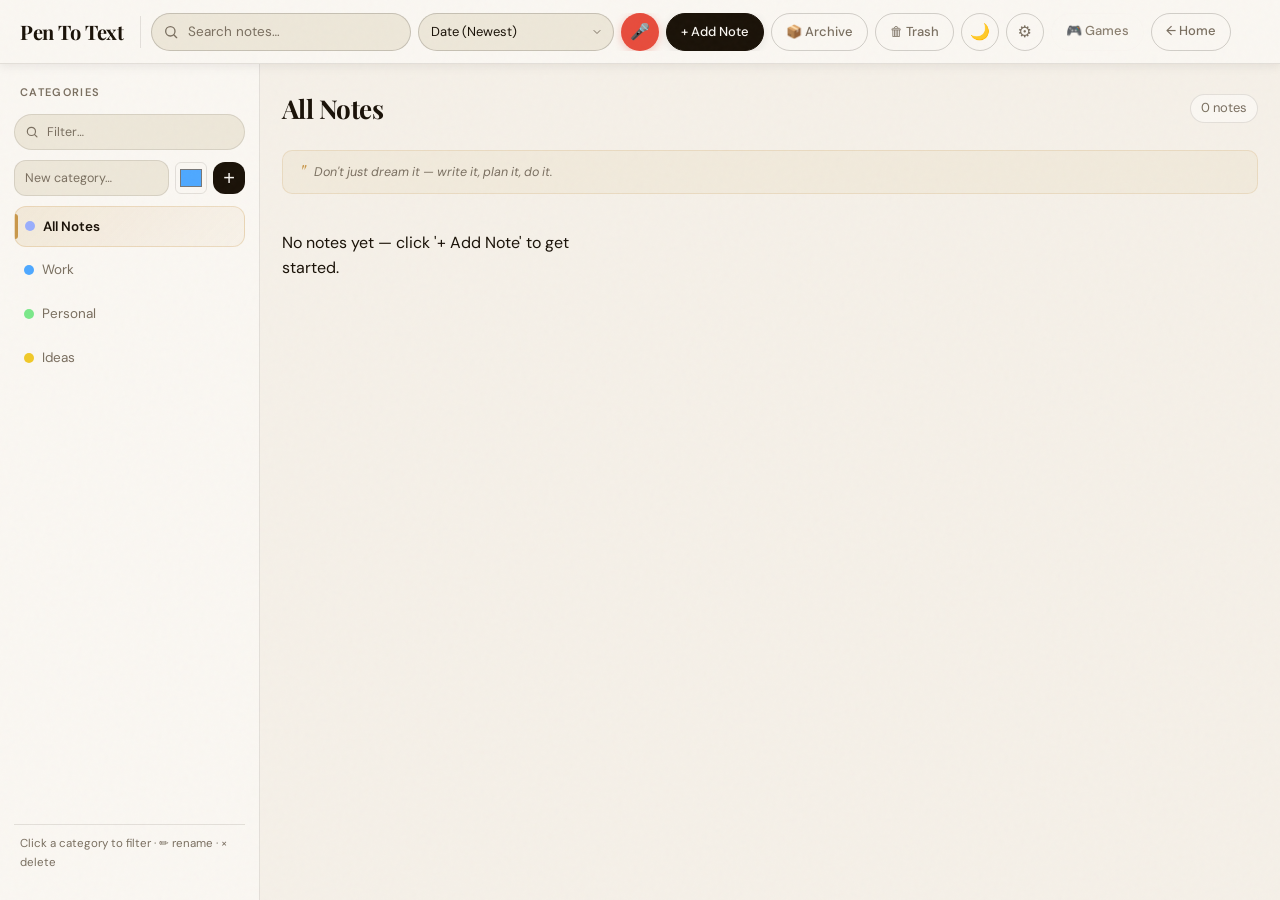
<file: note.html>
<!DOCTYPE html>
<html lang="en">
<head>
  <meta charset="utf-8" />
  <meta name="viewport" content="width=device-width, initial-scale=1" />
  <meta name="theme-color" content="#faf7f2" />
  <title>Pen To Text — Notes</title>
  <link rel="stylesheet" href="style.css" />
</head>
<body>

<!-- ============================================================
     HEADER
     ============================================================ -->
<header>
  <!-- Sidebar toggle (mobile) -->
  <button id="sidebarToggle" title="Toggle categories">☰</button>

  <h1>Pen To Text</h1>

  <div class="header-controls">
    <input id="searchBar" type="text" placeholder="Search notes…" autocomplete="off" />

    <select id="sortNotes" title="Sort notes">
      <option value="dateDesc">Date (Newest)</option>
      <option value="dateAsc">Date (Oldest)</option>
      <option value="titleAsc">Title (A → Z)</option>
      <option value="titleDesc">Title (Z → A)</option>
      <option value="editedDesc">Last Edited (Newest)</option>
      <option value="editedAsc">Last Edited (Oldest)</option>
      <option value="wordCountDesc">Word Count (High → Low)</option>
      <option value="wordCountAsc">Word Count (Low → High)</option>
      <option value="color">🎨 Group by Color</option>
    </select>

    <button id="voiceBtn" title="Voice to Text">🎤</button>
    <button id="addNoteBtn">+ Add Note</button>
    <button id="viewArchivedBtn">📦 Archive</button>
    <button id="viewDeletedBtn">🗑 Trash</button>
    <button id="undoBtn" style="display:none;">↩ Undo</button>
    <button id="themeToggle" title="Toggle theme">🌙</button>
    <button id="customizeBtn" title="Customize">⚙️</button>
    <a href="games.html" title="Play Zone" style="padding:0 14px;height:38px;border-radius:9999px;border:1.5px solid rgba(240,235,224,0.15);background:transparent;color:#8a7f70;font-size:13px;display:inline-flex;align-items:center;text-decoration:none;transition:all .2s;">🎮 Games</a>
    <a href="index.html" title="Homepage">← Home</a>

    <!-- Mobile overflow menu button -->
    <button id="mobileMenuBtn" title="More options">⋯</button>
  </div>
</header>

<!-- Mobile drawer (hidden until mobileMenuBtn clicked) -->
<div id="mobileDrawer">
  <div class="drawer-row">
    <button id="drawerAddBtn" class="drawer-add">+ Add Note</button>
    <button id="drawerVoiceBtn" class="drawer-voice">🎤 Voice</button>
  </div>
  <div class="drawer-row">
    <button id="drawerArchivedBtn">📦 Archive</button>
    <button id="drawerDeletedBtn">🗑 Trash</button>
  </div>
  <div class="drawer-row">
    <button id="drawerThemeBtn">🌙 Theme</button>
    <button id="drawerCustomizeBtn">⚙️ Settings</button>
  </div>
  <div class="drawer-row drawer-sort-wrap" style="display:none;">
    <select id="drawerSortNotes" style="flex:1;height:48px;padding:0 14px;border-radius:12px;border:1.5px solid var(--border-strong);background:var(--bg2);color:var(--ink);font-family:var(--font-body);font-size:14px;outline:none;cursor:pointer;">
      <option value="dateDesc">🗓 Date (Newest)</option>
      <option value="dateAsc">🗓 Date (Oldest)</option>
      <option value="titleAsc">🔤 Title (A→Z)</option>
      <option value="titleDesc">🔤 Title (Z→A)</option>
      <option value="editedDesc">✏️ Last Edited</option>
      <option value="wordCountDesc">📝 Word Count ↓</option>
      <option value="color">🎨 Group by Color</option>
    </select>
  </div>
  <div class="drawer-row">
    <a href="games.html" style="text-decoration:none;">🎮 Play Zone</a>
    <a href="index.html" style="text-decoration:none;">← Home</a>
  </div>
</div>

<!-- Sidebar overlay (mobile tap-to-close) -->
<div id="sidebarOverlay"></div>

<!-- ============================================================
     MAIN LAYOUT
     ============================================================ -->
<div class="container">

  <!-- Sidebar -->
  <aside id="sidebar">
    <div class="sidebar-header">Categories</div>

    <input id="categorySearch" type="text" placeholder="Filter…" />

    <div class="add-category">
      <input id="newCategoryInput" type="text" placeholder="New category…" />
      <input id="categoryColorPicker" type="color" value="#4ea8ff" title="Color" />
      <button id="addCategoryBtn" title="Add">+</button>
    </div>

    <ul id="categoryList"></ul>

    <p class="sidebar-hint">
      Click a category to filter · ✏️ rename · × delete
    </p>
  </aside>

  <!-- Notes area -->
  <main id="mainArea">
    <!-- View bar (title + note count) -->
    <div class="view-bar">
      <h2 class="view-title" id="viewTitle">All Notes</h2>
      <span class="view-count" id="viewCount">0 notes</span>
    </div>

    <!-- Rotating inspirational quote -->
    <div id="appQuoteBanner" style="
      display:flex; align-items:center; gap:8px;
      margin: 0 0 16px;
      padding: 10px 16px;
      background: rgba(201,151,74,0.07);
      border: 1px solid rgba(201,151,74,0.18);
      border-radius: 10px;
      font-size: 12.5px;
      font-style: italic;
      color: var(--muted);
      transition: opacity 0.5s ease;
    ">
      <span style="font-family:'Playfair Display',serif;font-size:22px;color:var(--gold);line-height:1;flex-shrink:0;">"</span>
      <span id="appQuoteText">The secret of getting ahead is getting started.</span>
    </div>

    <div id="notesContainer" class="notes-grid"></div>
  </main>

</div>

<!-- ============================================================
     MODAL — Add / Edit Note
     ============================================================ -->
<div id="noteModal" class="modal" role="dialog" aria-modal="true" aria-hidden="true">
  <div class="modal-content">
    <button class="close" id="closeModal" aria-label="Close">&times;</button>
    <h2 id="modalTitle">Add Note</h2>

    <input id="noteTitle" type="text" placeholder="Title (optional)" />

    <label>Categories</label>
    <div id="noteCategoryOptions"></div>

    <label>Note Color <small>— overrides category color</small></label>
    <input id="noteColorPicker" type="color" value="#ffffff" />

    <label>Image <small>— optional</small></label>
    <input id="noteImage" type="file" accept="image/*" />

    <label>Content</label>
    <textarea id="noteContent" placeholder="Write your note…"></textarea>

    <div class="modal-actions">
      <button id="modalVoiceBtn" title="Voice to Text">🎤</button>
      <button id="saveNoteBtn" class="btn-primary">Save</button>
      <button id="cancelBtn" class="btn-ghost">Cancel</button>
    </div>
  </div>
</div>

<!-- ============================================================
     MODAL — Customize
     ============================================================ -->
<div id="customizeModal" class="modal" role="dialog" aria-modal="true" aria-hidden="true">
  <div class="modal-content">
    <button class="close" id="closeCustomize" aria-label="Close">&times;</button>
    <h2>Settings</h2>

    <label>Default Category Color</label>
    <input id="defaultCategoryColor" type="color" value="#4ea8ff" />

    <label>Default Note Color</label>
    <input id="defaultNoteColor" type="color" value="#ffffff" />

    <div class="modal-actions">
      <button id="applyCustomizationBtn" class="btn-primary">Apply</button>
      <button id="resetDataBtn" class="btn-danger">Reset All Data</button>
    </div>
  </div>
</div>

<script src="script.js"></script>

<!-- ============================================================
     MODAL — Flashcard Manager
     ============================================================ -->
<div id="flashcardModal" class="modal" role="dialog" aria-modal="true" aria-hidden="true" style="display:none;">
  <div class="modal-content fc-modal-content">

    <!-- MANAGER VIEW -->
    <div id="fcManagerView" style="display:flex;flex-direction:column;gap:16px;width:100%;">
      <div style="display:flex;align-items:center;justify-content:space-between;flex-wrap:wrap;gap:10px;">
        <h2 id="fcNoteTitle" style="font-family:var(--font-display);font-size:20px;">Flashcards</h2>
        <button class="close" id="fcClose" aria-label="Close">×</button>
      </div>

      <div id="fcEmpty" style="display:none;text-align:center;padding:32px 0;color:var(--muted);font-size:14px;">
        No flashcards yet.<br>
        <span style="font-size:12px;">Click <strong>+ Add Card</strong> to create your first one.</span>
      </div>

      <div id="fcCardList" class="fc-card-list"></div>

      <div style="display:flex;gap:10px;flex-wrap:wrap;padding-top:4px;">
        <button id="fcAddBtn" class="btn-primary" style="font-size:13px;padding:9px 18px;">+ Add Card</button>
        <button id="fcStudyBtn" class="btn-ghost" style="font-size:13px;padding:9px 18px;" disabled>▶ Study</button>
      </div>
    </div>

    <!-- CARD EDITOR VIEW -->
    <div id="fcEditorView" style="display:none;flex-direction:column;gap:14px;width:100%;">
      <div style="display:flex;align-items:center;justify-content:space-between;">
        <h2 id="fcEditorTitle" style="font-family:var(--font-display);font-size:20px;">Add Flashcard</h2>
        <button class="close" id="fcEditorCancel" aria-label="Back">×</button>
      </div>
      <input type="hidden" id="fcEditorIndex" value="-1" />

      <label style="font-size:13px;font-weight:500;color:var(--ink2);">Front <span style="color:var(--muted);font-weight:300;">(question / term)</span></label>
      <textarea id="fcFrontInput" class="fc-textarea" placeholder="e.g. What is photosynthesis?" rows="3"></textarea>

      <label style="font-size:13px;font-weight:500;color:var(--ink2);">Back <span style="color:var(--muted);font-weight:300;">(answer / definition)</span></label>
      <textarea id="fcBackInput" class="fc-textarea" placeholder="e.g. The process by which plants convert sunlight into energy." rows="4"></textarea>

      <div class="modal-actions">
        <button id="fcSaveCardBtn" class="btn-primary">Save Card</button>
        <button id="fcCancelEditBtn" class="btn-ghost">Cancel</button>
      </div>
    </div>

    <!-- STUDY VIEW -->
    <div id="fcStudyView" style="display:none;flex-direction:column;align-items:center;gap:20px;width:100%;">
      <div style="display:flex;align-items:center;justify-content:space-between;width:100%;">
        <h2 style="font-family:var(--font-display);font-size:20px;">Study Mode</h2>
        <button class="close" id="fcStudyClose" aria-label="Exit study">×</button>
      </div>

      <span id="fcStudyCounter" style="font-size:13px;color:var(--muted);">1 / 1</span>

      <div id="fcStudyCard" class="fc-study-card" onclick="flipStudyCard()">
        <div class="fc-study-inner">
          <div class="fc-study-face fc-study-front">
            <span class="fc-face-label">Front</span>
            <p id="fcStudyFront"></p>
          </div>
          <div class="fc-study-face fc-study-back">
            <span class="fc-face-label">Back</span>
            <p id="fcStudyBack"></p>
          </div>
        </div>
      </div>

      <p style="font-size:12px;color:var(--muted);" id="fcFlipHint">Click the card to flip it</p>

      <div style="display:flex;gap:12px;flex-wrap:wrap;justify-content:center;">
        <button id="fcPrevBtn" class="btn-ghost" style="font-size:13px;padding:9px 18px;">← Prev</button>
        <button id="fcFlipBtn" class="btn-primary" style="font-size:13px;padding:9px 22px;">Flip Card</button>
        <button id="fcNextBtn" class="btn-primary" style="font-size:13px;padding:9px 18px;">Next →</button>
      </div>
    </div>

  </div>
</div>
<script>
  /* ============================================================
     Mobile UI wiring — sidebar toggle & mobile drawer
     ============================================================ */

  const sidebar        = document.getElementById('sidebar');
  const sidebarOverlay = document.getElementById('sidebarOverlay');
  const sidebarToggle  = document.getElementById('sidebarToggle');
  const mobileMenuBtn  = document.getElementById('mobileMenuBtn');
  const mobileDrawer   = document.getElementById('mobileDrawer');

  function openSidebar() {
    sidebar.classList.add('open');
    sidebarOverlay.classList.add('open');
    document.body.style.overflow = 'hidden';
  }

  function closeSidebar() {
    sidebar.classList.remove('open');
    sidebarOverlay.classList.remove('open');
    document.body.style.overflow = '';
  }

  sidebarToggle.addEventListener('click', () => {
    sidebar.classList.contains('open') ? closeSidebar() : openSidebar();
  });

  sidebarOverlay.addEventListener('click', closeSidebar);

  // Close sidebar when a category is chosen on mobile
  document.getElementById('categoryList').addEventListener('click', () => {
    if (window.innerWidth <= 680) closeSidebar();
  });

  // Mobile drawer
  let drawerOpen = false;
  mobileMenuBtn.addEventListener('click', () => {
    drawerOpen = !drawerOpen;
    mobileDrawer.classList.toggle('open', drawerOpen);
  });

  // Close drawer when clicking outside
  document.addEventListener('click', e => {
    if (drawerOpen && !mobileDrawer.contains(e.target) && e.target !== mobileMenuBtn) {
      drawerOpen = false;
      mobileDrawer.classList.remove('open');
    }
  });

  // Wire drawer buttons to the same functions as desktop buttons
  document.getElementById('drawerAddBtn').addEventListener('click', () => {
    mobileDrawer.classList.remove('open');
    drawerOpen = false;
    document.getElementById('addNoteBtn').click();
  });

  document.getElementById('drawerVoiceBtn').addEventListener('click', () => {
    mobileDrawer.classList.remove('open');
    drawerOpen = false;
    document.getElementById('voiceBtn').click();
  });

  document.getElementById('drawerArchivedBtn').addEventListener('click', () => {
    mobileDrawer.classList.remove('open');
    drawerOpen = false;
    document.getElementById('viewArchivedBtn').click();
  });

  document.getElementById('drawerDeletedBtn').addEventListener('click', () => {
    mobileDrawer.classList.remove('open');
    drawerOpen = false;
    document.getElementById('viewDeletedBtn').click();
  });

  document.getElementById('drawerThemeBtn').addEventListener('click', () => {
    mobileDrawer.classList.remove('open');
    drawerOpen = false;
    document.getElementById('themeToggle').click();
  });

  document.getElementById('drawerCustomizeBtn').addEventListener('click', () => {
    mobileDrawer.classList.remove('open');
    drawerOpen = false;
    document.getElementById('customizeBtn').click();
  });

  // Show sort row in drawer (it's hidden via CSS on desktop, shown on mobile via the class)
  const drawerSortWrap = document.querySelector('.drawer-sort-wrap');
  const drawerSortNotes = document.getElementById('drawerSortNotes');
  if (drawerSortWrap) drawerSortWrap.style.display = 'flex';

  drawerSortNotes.addEventListener('change', e => {
    const mainSort = document.getElementById('sortNotes');
    mainSort.value = e.target.value;
    mainSort.dispatchEvent(new Event('change'));
  });

  // Sync drawer sort with main sort when app loads
  setTimeout(() => {
    const mainSort = document.getElementById('sortNotes');
    if (mainSort && drawerSortNotes) drawerSortNotes.value = mainSort.value;
  }, 150);

  /* ============================================================
     View bar updates — patch renderNotes to update title/count
     ============================================================ */
  const _origRenderNotes = window.renderNotes;
  if (typeof renderNotes !== 'undefined') {
    const _orig = renderNotes;
    window.renderNotes = function() {
      _orig();
      updateViewBar();
    };
  }

  function updateViewBar() {
    const titleEl = document.getElementById('viewTitle');
    const countEl = document.getElementById('viewCount');
    if (!titleEl || !countEl) return;

    const cards = document.querySelectorAll('#notesContainer .note-card');
    const n = cards.length;

    // Figure out current view name
    let title = 'All Notes';
    if (typeof showingArchived !== 'undefined' && showingArchived) title = 'Archive';
    else if (typeof showingDeleted !== 'undefined' && showingDeleted) title = 'Trash';
    else if (typeof currentCategory !== 'undefined' && currentCategory && currentCategory !== 'All Notes') title = currentCategory;

    titleEl.textContent = title;
    countEl.textContent = n === 1 ? '1 note' : `${n} notes`;
  }

  // Call once after app init
  setTimeout(updateViewBar, 100);

  // Also update on any category click
  document.getElementById('categoryList').addEventListener('click', () => setTimeout(updateViewBar, 80));
  document.getElementById('searchBar').addEventListener('input', () => setTimeout(updateViewBar, 280));

  /* ============================================================
     Flashcard modal button wiring
     ============================================================ */
  document.getElementById('fcClose').addEventListener('click', closeFlashcardManager);
  document.getElementById('flashcardModal').addEventListener('click', e => {
    if (e.target === document.getElementById('flashcardModal') && !document.getElementById('flashcardModal').dataset.justOpened) closeFlashcardManager();
  });
  document.getElementById('flashcardModal').querySelector('.modal-content').addEventListener('click', e => e.stopPropagation());
  document.getElementById('fcAddBtn').addEventListener('click', () => openCardEditor(-1));
  document.getElementById('fcStudyBtn').addEventListener('click', openStudyMode);
  document.getElementById('fcSaveCardBtn').addEventListener('click', saveCardEdit);
  document.getElementById('fcCancelEditBtn').addEventListener('click', cancelCardEdit);
  document.getElementById('fcEditorCancel').addEventListener('click', cancelCardEdit);
  document.getElementById('fcStudyClose').addEventListener('click', closeStudyMode);
  document.getElementById('fcFlipBtn').addEventListener('click', flipStudyCard);
  document.getElementById('fcNextBtn').addEventListener('click', nextStudyCard);
  document.getElementById('fcPrevBtn').addEventListener('click', prevStudyCard);

  // Update flip hint for touch devices
  if ('ontouchstart' in window) {
    const hint = document.getElementById('fcFlipHint');
    if (hint) hint.textContent = 'Tap the card to flip it';
  }

  // Swipe left/right on study card to navigate
  let fcTouchStartX = 0;
  document.getElementById('fcStudyCard').addEventListener('touchstart', e => {
    fcTouchStartX = e.touches[0].clientX;
  }, { passive: true });
  document.getElementById('fcStudyCard').addEventListener('touchend', e => {
    const dx = e.changedTouches[0].clientX - fcTouchStartX;
    if (Math.abs(dx) > 50) {
      if (dx < 0) nextStudyCard();
      else prevStudyCard();
    } else {
      flipStudyCard();
    }
  }, { passive: true });

  /* ============================================================
     Rotating inspirational quotes
     ============================================================ */
  const APP_QUOTES = [
    "The secret of getting ahead is getting started.",
    "A small note today is a big idea tomorrow.",
    "Write it down. Your future self will thank you.",
    "Ideas are worthless until you capture them.",
    "The palest ink is better than the best memory.",
    "You don't have to be great to start, but you have to start to be great.",
    "Every expert was once a beginner who kept notes.",
    "Clarity comes from writing, not just thinking.",
    "Your brain is for having ideas, not storing them.",
    "One idea written down is worth a thousand remembered.",
    "Progress is made one note at a time.",
    "Capture everything. You'll know what matters later.",
    "Good notes today make great decisions tomorrow.",
    "The more you write, the clearer your thinking becomes.",
    "Don't just dream it — write it, plan it, do it.",
    "Knowledge grows when it's written down and revisited.",
    "Every great journey begins with a single written step.",
    "Words on paper outlive the thoughts in your head.",
    "Keep a notebook. Travel with it. Create in it. Share it.",
    "Organization is not about perfection — it's about efficiency.",
  ];

  const appQuoteEl = document.getElementById('appQuoteText');
  const appQuoteBanner = document.getElementById('appQuoteBanner');
  let appQuoteIdx = Math.floor(Math.random() * APP_QUOTES.length);

  function rotateAppQuote() {
    appQuoteBanner.style.opacity = '0';
    setTimeout(() => {
      appQuoteIdx = (appQuoteIdx + 1) % APP_QUOTES.length;
      appQuoteEl.textContent = APP_QUOTES[appQuoteIdx];
      appQuoteBanner.style.opacity = '1';
    }, 500);
  }

  if (appQuoteEl) appQuoteEl.textContent = APP_QUOTES[appQuoteIdx];
  setInterval(rotateAppQuote, 7000);
</script>

</body>
</html>
</file>
<file: style.css>
/* =============================================================
   Pen To Text — style.css
   Aesthetic: Warm editorial / refined ink-on-paper
   Mobile-first, fully responsive
   ============================================================= */

@import url('https://fonts.googleapis.com/css2?family=Playfair+Display:ital,wght@0,600;0,700;1,400&family=DM+Sans:wght@300;400;500;600&family=DM+Mono:wght@400;500&display=swap');

/* -------------------------------------------------------------
   1. CSS Variables
   ------------------------------------------------------------- */
:root {
  --bg:            #f5f0e8;
  --bg2:           #ede7d9;
  --panel:         #faf7f2;
  --panel2:        #f0ebe0;
  --ink:           #1a1208;
  --ink2:          #3d3224;
  --muted:         #7a6f60;
  --border:        rgba(26,18,8,0.10);
  --border-strong: rgba(26,18,8,0.18);
  --gold:          #c9974a;
  --gold-light:    #e8c07a;
  --rust:          #b85c38;
  --sage:          #4a7a5a;
  --accent:        #c9974a;
  --danger:        #c0392b;
  --danger-hover:  #a93226;
  --success:       #27ae60;
  --warning:       #e67e22;
  --shadow-xs:     0 1px 4px rgba(26,18,8,0.06);
  --shadow-sm:     0 2px 10px rgba(26,18,8,0.08);
  --shadow-md:     0 6px 24px rgba(26,18,8,0.10);
  --shadow-lg:     0 16px 48px rgba(26,18,8,0.14);
  --shadow-card:   0 2px 12px rgba(26,18,8,0.07), 0 1px 3px rgba(26,18,8,0.05);
  --r-sm:  6px;
  --r-md:  12px;
  --r-lg:  18px;
  --r-xl:  24px;
  --r-full:9999px;
  --font-display: 'Playfair Display', Georgia, serif;
  --font-body:    'DM Sans', system-ui, sans-serif;
  --font-mono:    'DM Mono', monospace;
  --ease:   cubic-bezier(0.4, 0, 0.2, 1);
  --spring: cubic-bezier(0.34, 1.56, 0.64, 1);
  --header-h: 64px;
  --sidebar-w: 260px;
}

[data-theme="dark"] {
  --bg:            #0e0d0b;
  --bg2:           #161410;
  --panel:         #1c1a15;
  --panel2:        #242018;
  --ink:           #f0ebe0;
  --ink2:          #d4cabc;
  --muted:         #9a8f7e;
  --border:        rgba(240,235,224,0.09);
  --border-strong: rgba(240,235,224,0.18);
  --shadow-card:   0 2px 12px rgba(0,0,0,0.40), 0 1px 3px rgba(0,0,0,0.30);
  --shadow-md:     0 6px 24px rgba(0,0,0,0.35);
  --shadow-lg:     0 16px 48px rgba(0,0,0,0.50);
}

/* Dark mode: note cards with color backgrounds need darker overlay + white text */
[data-theme="dark"] .note-card {
  filter: brightness(0.82) saturate(0.9);
}

[data-theme="dark"] .note-card h3,
[data-theme="dark"] .note-card .note-preview {
  color: #fff;
  text-shadow: 0 1px 3px rgba(0,0,0,0.4);
}

[data-theme="dark"] .note-card .note-meta {
  color: rgba(255,255,255,0.65);
}

/* White/near-white cards in dark mode should invert to dark */
[data-theme="dark"] .note-card[style*="background: #fff"],
[data-theme="dark"] .note-card[style*="background: #ffffff"],
[data-theme="dark"] .note-card[style*="background: white"],
[data-theme="dark"] .note-card[style*="background: rgb(255, 255, 255)"] {
  filter: none;
  background: var(--panel2) !important;
}

[data-theme="dark"] .note-card[style*="background: #fff"] h3,
[data-theme="dark"] .note-card[style*="background: #ffffff"] h3,
[data-theme="dark"] .note-card[style*="background: white"] h3 {
  color: var(--ink);
  text-shadow: none;
}

[data-theme="dark"] .note-card[style*="background: #fff"] .note-preview,
[data-theme="dark"] .note-card[style*="background: #ffffff"] .note-preview,
[data-theme="dark"] .note-card[style*="background: white"] .note-preview {
  color: var(--ink2);
  text-shadow: none;
}

/* Dark mode: inputs, selects */
[data-theme="dark"] select,
[data-theme="dark"] input[type="text"],
[data-theme="dark"] input[type="number"],
[data-theme="dark"] textarea {
  color-scheme: dark;
}

/* Dark mode: modal backdrop stronger */
[data-theme="dark"] .modal {
  background: rgba(0,0,0,0.7);
}

/* Dark mode: sidebar active category */
[data-theme="dark"] #categoryList li.active {
  background: linear-gradient(135deg, rgba(201,151,74,0.20), rgba(201,151,74,0.08));
}

/* Dark mode: header */
[data-theme="dark"] header {
  background: rgba(28,26,21,0.95);
}

/* Dark mode: note tag text always white */
[data-theme="dark"] .note-tag {
  color: #fff;
  text-shadow: 0 1px 3px rgba(0,0,0,0.5);
}

/* -------------------------------------------------------------
   2. Reset & Base
   ------------------------------------------------------------- */
*, *::before, *::after { box-sizing: border-box; margin: 0; padding: 0; }

html { height: 100%; -webkit-text-size-adjust: 100%; }

body {
  min-height: 100%;
  font-family: var(--font-body);
  font-weight: 400;
  background: var(--bg);
  color: var(--ink);
  line-height: 1.6;
  -webkit-font-smoothing: antialiased;
  overflow-x: hidden;
  transition: background 0.3s var(--ease), color 0.3s var(--ease);
}

/* Grain overlay */
body::after {
  content: '';
  position: fixed;
  inset: 0;
  pointer-events: none;
  z-index: 9999;
  opacity: 0.025;
  background-image: url("data:image/svg+xml,%3Csvg viewBox='0 0 200 200' xmlns='http://www.w3.org/2000/svg'%3E%3Cfilter id='n'%3E%3CfeTurbulence type='fractalNoise' baseFrequency='0.85' numOctaves='4' stitchTiles='stitch'/%3E%3C/filter%3E%3Crect width='100%25' height='100%25' filter='url(%23n)'/%3E%3C/svg%3E");
}

/* -------------------------------------------------------------
   3. Header
   ------------------------------------------------------------- */
header {
  position: sticky;
  top: 0;
  z-index: 100;
  height: var(--header-h);
  display: flex;
  align-items: center;
  gap: 10px;
  padding: 0 20px;
  background: var(--panel);
  border-bottom: 1px solid var(--border);
  box-shadow: var(--shadow-sm);
}

header h1 {
  font-family: var(--font-display);
  font-size: 20px;
  font-weight: 700;
  letter-spacing: -0.02em;
  color: var(--ink);
  cursor: pointer;
  user-select: none;
  flex-shrink: 0;
  padding-right: 16px;
  border-right: 1px solid var(--border);
  transition: color 0.2s;
  white-space: nowrap;
}

header h1:hover { color: var(--gold); }

.header-controls {
  display: flex;
  align-items: center;
  gap: 7px;
  flex: 1;
  overflow-x: auto;
  scrollbar-width: none;
}

.header-controls::-webkit-scrollbar { display: none; }

#searchBar {
  flex: 1;
  min-width: 120px;
  max-width: 260px;
  height: 38px;
  padding: 0 14px 0 36px;
  border-radius: var(--r-full);
  border: 1.5px solid var(--border-strong);
  background: var(--bg2);
  color: var(--ink);
  font-family: var(--font-body);
  font-size: 13.5px;
  outline: none;
  transition: border-color 0.2s, box-shadow 0.2s, background 0.2s;
  background-image: url("data:image/svg+xml,%3Csvg xmlns='http://www.w3.org/2000/svg' width='16' height='16' fill='none' viewBox='0 0 24 24'%3E%3Ccircle cx='11' cy='11' r='7' stroke='%237a6f60' stroke-width='2'/%3E%3Cpath d='m16.5 16.5 4 4' stroke='%237a6f60' stroke-width='2' stroke-linecap='round'/%3E%3C/svg%3E");
  background-repeat: no-repeat;
  background-position: 11px center;
}

#searchBar:focus {
  border-color: var(--gold);
  background-color: var(--panel);
  box-shadow: 0 0 0 3px rgba(201,151,74,0.12);
}

#searchBar::placeholder { color: var(--muted); }

#sortNotes {
  height: 38px;
  padding: 0 30px 0 12px;
  border-radius: var(--r-full);
  border: 1.5px solid var(--border-strong);
  background-color: var(--bg2);
  color: var(--ink);
  font-family: var(--font-body);
  font-size: 13px;
  outline: none;
  cursor: pointer;
  appearance: none;
  background-image: url("data:image/svg+xml,%3Csvg xmlns='http://www.w3.org/2000/svg' width='12' height='12' fill='none' viewBox='0 0 24 24'%3E%3Cpath d='M6 9l6 6 6-6' stroke='%237a6f60' stroke-width='2' stroke-linecap='round' stroke-linejoin='round'/%3E%3C/svg%3E");
  background-repeat: no-repeat;
  background-position: right 10px center;
  transition: border-color 0.2s;
  white-space: nowrap;
  flex-shrink: 0;
}

#sortNotes:focus { border-color: var(--gold); }

/* All header buttons */
.header-controls button,
.header-controls a {
  height: 38px;
  padding: 0 14px;
  border-radius: var(--r-full);
  border: 1.5px solid transparent;
  font-family: var(--font-body);
  font-size: 13px;
  font-weight: 500;
  cursor: pointer;
  white-space: nowrap;
  flex-shrink: 0;
  display: inline-flex;
  align-items: center;
  gap: 5px;
  text-decoration: none;
  transition: background 0.18s, color 0.18s, border-color 0.18s, transform 0.15s var(--spring), box-shadow 0.18s;
}

#addNoteBtn {
  background: var(--ink);
  color: var(--panel);
  border-color: var(--ink);
  box-shadow: var(--shadow-sm);
}

#addNoteBtn:hover {
  background: var(--gold);
  border-color: var(--gold);
  color: var(--ink);
  transform: translateY(-1px);
  box-shadow: var(--shadow-md);
}

#voiceBtn {
  width: 38px;
  padding: 0;
  justify-content: center;
  background: #e74c3c;
  color: #fff;
  border-color: transparent;
  font-size: 16px;
  box-shadow: 0 2px 8px rgba(231,76,60,0.30);
}

#voiceBtn:hover { background: #c0392b; transform: scale(1.08); }

#voiceBtn.listening {
  background: var(--success);
  animation: pulseMic 1.4s infinite ease-in-out;
}

@keyframes pulseMic {
  0%   { box-shadow: 0 0 0 0 rgba(39,174,96,0.5); }
  70%  { box-shadow: 0 0 0 10px rgba(39,174,96,0); }
  100% { box-shadow: 0 0 0 0 rgba(39,174,96,0); }
}

#viewArchivedBtn, #viewDeletedBtn {
  background: transparent;
  color: var(--muted);
  border-color: var(--border-strong);
}

#viewArchivedBtn:hover {
  background: rgba(201,151,74,0.1);
  color: var(--gold);
  border-color: var(--gold);
}

#viewDeletedBtn:hover {
  background: rgba(192,57,43,0.08);
  color: var(--danger);
  border-color: var(--danger);
}

#undoBtn {
  background: var(--warning);
  color: #fff;
  border-color: transparent;
  animation: slideIn 0.3s var(--spring);
}

#undoBtn:hover { background: #d68910; transform: translateY(-1px); }

@keyframes slideIn {
  from { opacity: 0; transform: translateX(10px); }
  to   { opacity: 1; transform: translateX(0); }
}

#themeToggle, #customizeBtn {
  width: 38px;
  padding: 0;
  justify-content: center;
  background: transparent;
  color: var(--muted);
  border-color: var(--border-strong);
  font-size: 16px;
}

#themeToggle:hover, #customizeBtn:hover { background: var(--bg2); color: var(--ink); }

header a[href="index.html"] {
  background: transparent;
  color: var(--muted);
  border-color: var(--border-strong);
}

header a[href="index.html"]:hover { background: var(--bg2); color: var(--ink); }

/* Sidebar toggle — mobile only */
#sidebarToggle {
  display: none;
  width: 38px;
  height: 38px;
  padding: 0;
  justify-content: center;
  background: transparent;
  border: 1.5px solid var(--border-strong);
  border-radius: var(--r-md);
  color: var(--muted);
  font-size: 20px;
  cursor: pointer;
  flex-shrink: 0;
  transition: background 0.15s;
}

#sidebarToggle:hover { background: var(--bg2); }

/* Mobile overflow menu button */
#mobileMenuBtn {
  display: none;
  width: 38px;
  height: 38px;
  padding: 0;
  justify-content: center;
  background: transparent;
  border: 1.5px solid var(--border-strong);
  border-radius: var(--r-md);
  color: var(--muted);
  font-size: 20px;
  cursor: pointer;
  flex-shrink: 0;
}

/* -------------------------------------------------------------
   4. Mobile Drawer
   ------------------------------------------------------------- */
#mobileDrawer {
  display: none;
  position: fixed;
  top: var(--header-h);
  left: 0; right: 0;
  background: var(--panel);
  border-bottom: 1px solid var(--border);
  box-shadow: var(--shadow-md);
  padding: 14px 16px;
  z-index: 99;
  flex-direction: column;
  gap: 8px;
  animation: drawerDown 0.25s var(--ease);
}

#mobileDrawer.open { display: flex; }

@keyframes drawerDown {
  from { opacity: 0; transform: translateY(-8px); }
  to   { opacity: 1; transform: translateY(0); }
}

.drawer-row {
  display: flex;
  gap: 8px;
}

#mobileDrawer button,
#mobileDrawer a {
  flex: 1;
  height: 44px;
  padding: 0 14px;
  border-radius: var(--r-md);
  border: 1.5px solid var(--border-strong);
  background: var(--bg2);
  color: var(--ink);
  font-family: var(--font-body);
  font-size: 13.5px;
  font-weight: 500;
  cursor: pointer;
  text-decoration: none;
  display: flex;
  align-items: center;
  justify-content: center;
  gap: 6px;
  transition: background 0.15s, color 0.15s;
}

#mobileDrawer button:hover, #mobileDrawer a:hover { background: var(--panel2); }

.drawer-add { background: var(--ink) !important; color: var(--panel) !important; border-color: var(--ink) !important; }
.drawer-voice { background: #e74c3c !important; color: #fff !important; border-color: transparent !important; }

/* -------------------------------------------------------------
   5. Layout
   ------------------------------------------------------------- */
.container {
  display: flex;
  align-items: flex-start;
  min-height: calc(100vh - var(--header-h));
}

/* -------------------------------------------------------------
   6. Sidebar
   ------------------------------------------------------------- */
aside {
  width: var(--sidebar-w);
  flex-shrink: 0;
  height: calc(100vh - var(--header-h));
  position: sticky;
  top: var(--header-h);
  overflow-y: auto;
  overflow-x: hidden;
  background: var(--panel);
  border-right: 1px solid var(--border);
  padding: 18px 14px;
  display: flex;
  flex-direction: column;
  gap: 10px;
  scrollbar-width: thin;
  scrollbar-color: var(--border-strong) transparent;
  transition: transform 0.28s var(--ease);
}

aside::-webkit-scrollbar { width: 4px; }
aside::-webkit-scrollbar-thumb { background: var(--border-strong); border-radius: 4px; }

.sidebar-header {
  font-size: 11px;
  font-weight: 600;
  letter-spacing: 0.12em;
  text-transform: uppercase;
  color: var(--muted);
  padding: 2px 6px;
}

#categorySearch {
  width: 100%;
  height: 36px;
  padding: 0 12px 0 32px;
  border-radius: var(--r-full);
  border: 1.5px solid var(--border);
  background: var(--bg2);
  color: var(--ink);
  font-family: var(--font-body);
  font-size: 13px;
  outline: none;
  background-image: url("data:image/svg+xml,%3Csvg xmlns='http://www.w3.org/2000/svg' width='14' height='14' fill='none' viewBox='0 0 24 24'%3E%3Ccircle cx='11' cy='11' r='7' stroke='%237a6f60' stroke-width='2'/%3E%3Cpath d='m16.5 16.5 4 4' stroke='%237a6f60' stroke-width='2' stroke-linecap='round'/%3E%3C/svg%3E");
  background-repeat: no-repeat;
  background-position: 10px center;
  transition: border-color 0.2s, box-shadow 0.2s;
}

#categorySearch:focus { border-color: var(--gold); box-shadow: 0 0 0 3px rgba(201,151,74,0.10); }
#categorySearch::placeholder { color: var(--muted); font-size: 12.5px; }

.add-category {
  display: flex;
  gap: 6px;
  align-items: center;
}

.add-category input[type="text"] {
  flex: 1;
  min-width: 0;
  height: 36px;
  padding: 0 10px;
  border-radius: var(--r-md);
  border: 1.5px solid var(--border);
  background: var(--bg2);
  color: var(--ink);
  font-family: var(--font-body);
  font-size: 13px;
  outline: none;
  transition: border-color 0.2s;
}

.add-category input[type="text"]:focus { border-color: var(--gold); }
.add-category input[type="text"]::placeholder { color: var(--muted); font-size: 12.5px; }

.add-category input[type="color"] {
  width: 32px; height: 32px;
  border-radius: var(--r-sm);
  border: 1.5px solid var(--border);
  background: transparent;
  padding: 2px;
  cursor: pointer;
  flex-shrink: 0;
}

#addCategoryBtn {
  width: 32px; height: 32px;
  border-radius: var(--r-md);
  border: none;
  background: var(--ink);
  color: var(--panel);
  font-size: 20px;
  line-height: 1;
  cursor: pointer;
  flex-shrink: 0;
  display: flex;
  align-items: center;
  justify-content: center;
  transition: background 0.15s, transform 0.15s var(--spring);
}

#addCategoryBtn:hover { background: var(--gold); transform: scale(1.1); }

#categoryList {
  list-style: none;
  display: flex;
  flex-direction: column;
  gap: 2px;
}

#categoryList li {
  display: flex;
  align-items: center;
  gap: 8px;
  padding: 9px 10px;
  border-radius: var(--r-md);
  cursor: pointer;
  color: var(--muted);
  font-size: 13.5px;
  transition: background 0.15s, color 0.15s;
  position: relative;
}

#categoryList li:hover { background: var(--bg2); color: var(--ink); }

#categoryList li.active {
  background: linear-gradient(135deg, rgba(201,151,74,0.15), rgba(201,151,74,0.05));
  color: var(--ink);
  font-weight: 600;
  border: 1px solid rgba(201,151,74,0.25);
}

#categoryList li.active::before {
  content: '';
  position: absolute;
  left: 0; top: 7px; bottom: 7px;
  width: 3px;
  background: var(--gold);
  border-radius: 0 3px 3px 0;
}

.cat-dot {
  width: 10px; height: 10px;
  border-radius: 50%;
  flex-shrink: 0;
}

.cat-label { flex: 1; overflow: hidden; text-overflow: ellipsis; white-space: nowrap; }

.cat-controls {
  display: flex;
  gap: 2px;
  opacity: 0;
  transition: opacity 0.15s;
}

#categoryList li:hover .cat-controls { opacity: 1; }

.cat-edit-btn, .cat-del-btn {
  width: 24px; height: 24px;
  background: transparent;
  border: none;
  border-radius: var(--r-sm);
  cursor: pointer;
  font-size: 12px;
  color: var(--muted);
  display: flex;
  align-items: center;
  justify-content: center;
  transition: background 0.12s, color 0.12s;
}

.cat-edit-btn:hover { background: var(--bg); color: var(--gold); }
.cat-del-btn:hover  { background: rgba(192,57,43,0.1); color: var(--danger); }

.sidebar-hint {
  font-size: 11.5px;
  color: var(--muted);
  line-height: 1.6;
  padding: 10px 6px;
  border-top: 1px solid var(--border);
  margin-top: auto;
}

/* Sidebar overlay (mobile) */
#sidebarOverlay {
  display: none;
  position: fixed;
  inset: 0;
  background: rgba(10,8,5,0.4);
  z-index: 49;
}

#sidebarOverlay.open { display: block; }

/* -------------------------------------------------------------
   7. Main Area
   ------------------------------------------------------------- */
#mainArea {
  flex: 1;
  min-width: 0;
  padding: 24px 22px;
  display: flex;
  flex-direction: column;
  gap: 20px;
}

.view-bar {
  display: flex;
  align-items: center;
  justify-content: space-between;
  gap: 12px;
  flex-wrap: wrap;
}

.view-title {
  font-family: var(--font-display);
  font-size: 26px;
  font-weight: 700;
  letter-spacing: -0.02em;
  color: var(--ink);
}

.view-count {
  font-size: 13px;
  color: var(--muted);
  background: var(--panel);
  border: 1px solid var(--border);
  padding: 3px 10px;
  border-radius: var(--r-full);
}

/* -------------------------------------------------------------
   8. Notes Grid
   ------------------------------------------------------------- */
.notes-grid {
  display: grid;
  grid-template-columns: repeat(auto-fill, minmax(255px, 1fr));
  gap: 18px;
  align-items: start;
}

/* -------------------------------------------------------------
   9. Note Card
   ------------------------------------------------------------- */
.note-card {
  position: relative;
  border-radius: var(--r-lg);
  padding: 18px 16px 14px;
  border: 1px solid var(--border);
  box-shadow: var(--shadow-card);
  display: flex;
  flex-direction: column;
  gap: 10px;
  cursor: pointer;
  word-break: break-word;
  overflow: hidden;
  min-height: 130px;
  transition: transform 0.22s var(--spring), box-shadow 0.22s var(--ease), border-color 0.2s;
  animation: cardIn 0.35s var(--ease) both;
}

@keyframes cardIn {
  from { opacity: 0; transform: translateY(10px) scale(0.98); }
  to   { opacity: 1; transform: translateY(0) scale(1); }
}

.note-card:hover {
  transform: translateY(-5px) scale(1.01);
  box-shadow: var(--shadow-lg);
  border-color: rgba(201,151,74,0.3);
  z-index: 2;
}

.note-card::before {
  content: '';
  position: absolute;
  top: 0; left: 0; right: 0;
  height: 3px;
  background: linear-gradient(90deg, var(--gold), var(--rust));
  opacity: 0;
  transition: opacity 0.25s;
}

.note-card:hover::before { opacity: 1; }

.note-card.is-pinned {
  border-color: rgba(201,151,74,0.35);
  box-shadow: var(--shadow-card), 0 0 0 1px rgba(201,151,74,0.15);
}

.note-card.is-pinned::before { opacity: 0.6; }

.pin-btn {
  position: absolute;
  top: 10px; right: 10px;
  width: 28px; height: 28px;
  border: none;
  background: transparent;
  cursor: pointer;
  font-size: 15px;
  display: flex;
  align-items: center;
  justify-content: center;
  border-radius: var(--r-sm);
  opacity: 0.3;
  transition: opacity 0.15s, background 0.15s, transform 0.15s var(--spring);
  z-index: 3;
}

.pin-btn:hover         { opacity: 1; background: rgba(201,151,74,0.12); transform: scale(1.15); }
.is-pinned .pin-btn    { opacity: 0.9; }

.note-card h3 {
  font-family: var(--font-display);
  font-size: 16px;
  font-weight: 700;
  line-height: 1.3;
  color: var(--ink);
  padding-right: 28px;
}

.note-card img {
  width: 100%;
  border-radius: var(--r-md);
  object-fit: cover;
  max-height: 180px;
  display: block;
}

.note-preview {
  font-size: 13.5px;
  font-weight: 300;
  line-height: 1.65;
  color: var(--ink2);
  white-space: pre-wrap;
  overflow: hidden;
  display: -webkit-box;
  -webkit-line-clamp: 5;
  -webkit-box-orient: vertical;
}

.note-tags {
  display: flex;
  flex-wrap: wrap;
  gap: 5px;
}

.note-tag {
  padding: 3px 9px;
  border-radius: var(--r-full);
  font-size: 11px;
  font-weight: 600;
  letter-spacing: 0.03em;
  color: #fff;
  text-shadow: 0 1px 2px rgba(0,0,0,0.25);
}

.note-meta {
  font-size: 11.5px;
  color: var(--muted);
  margin-top: auto;
  display: flex;
  align-items: center;
  gap: 6px;
  flex-wrap: wrap;
}

.card-controls {
  display: flex;
  gap: 5px;
  justify-content: flex-end;
  flex-wrap: wrap;
  padding-top: 8px;
  border-top: 1px solid var(--border);
  opacity: 0;
  transform: translateY(4px);
  transition: opacity 0.2s, transform 0.2s;
}

.note-card:hover .card-controls {
  opacity: 1;
  transform: translateY(0);
}

/* Always show controls for archived/deleted cards */
.note-card.ctx-archived .card-controls,
.note-card.ctx-deleted .card-controls {
  opacity: 1 !important;
  transform: translateY(0) !important;
}

.card-controls button {
  padding: 5px 11px;
  border: none;
  border-radius: var(--r-full);
  font-family: var(--font-body);
  font-size: 12px;
  font-weight: 500;
  color: #fff;
  cursor: pointer;
  transition: opacity 0.15s, transform 0.15s var(--spring);
}

.card-controls button:hover { opacity: 0.88; transform: translateY(-1px); }

.edit-btn             { background: #4a90d9; }
.archive-btn          { background: var(--warning); }
.delete-btn           { background: var(--danger); }
.restore-btn          { background: var(--success); }
.permanent-delete-btn { background: var(--danger); }

/* Dark mode — ensure note card text is always readable over adapted backgrounds */
[data-theme="dark"] .note-card h3 {
  color: rgba(240,235,224,0.95);
  text-shadow: 0 1px 3px rgba(0,0,0,0.4);
}

[data-theme="dark"] .note-preview {
  color: rgba(200,191,175,0.9);
}

[data-theme="dark"] .note-meta {
  color: rgba(138,127,112,0.9);
}

[data-theme="dark"] .note-card {
  border-color: rgba(240,235,224,0.10);
}

[data-theme="dark"] .note-card:hover {
  border-color: rgba(201,151,74,0.35);
}
  grid-column: 1 / -1;
  display: flex;
  flex-direction: column;
  align-items: center;
  justify-content: center;
  padding: 80px 24px;
  text-align: center;
  gap: 16px;
}

.empty-icon {
  font-size: 54px;
  opacity: 0.2;
  animation: floatSlow 4s ease-in-out infinite;
}

@keyframes floatSlow {
  0%, 100% { transform: translateY(0); }
  50%       { transform: translateY(-10px); }
}

.empty-state h3 {
  font-family: var(--font-display);
  font-size: 22px;
  font-weight: 700;
  color: var(--ink);
}

.empty-state p { font-size: 14px; color: var(--muted); max-width: 300px; line-height: 1.6; }

/* -------------------------------------------------------------
   10. Modals
   ------------------------------------------------------------- */
.modal {
  display: none;
  position: fixed;
  inset: 0;
  background: rgba(10,8,5,0.55);
  backdrop-filter: blur(4px);
  z-index: 200;
  align-items: center;
  justify-content: center;
  padding: 16px;
  overflow-y: auto;
}

.modal-content {
  background: var(--panel);
  width: 100%;
  max-width: 500px;
  border-radius: var(--r-xl);
  padding: 28px 24px 20px;
  display: flex;
  flex-direction: column;
  gap: 14px;
  box-shadow: var(--shadow-lg);
  border: 1px solid var(--border);
  position: relative;
  animation: modalIn 0.3s var(--spring);
}

@keyframes modalIn {
  from { opacity: 0; transform: scale(0.94) translateY(12px); }
  to   { opacity: 1; transform: scale(1) translateY(0); }
}

.modal-content h2 {
  font-family: var(--font-display);
  font-size: 22px;
  font-weight: 700;
  letter-spacing: -0.02em;
  padding-right: 36px;
}

.close {
  position: absolute;
  top: 18px; right: 18px;
  width: 30px; height: 30px;
  background: var(--bg2);
  border: none;
  border-radius: 50%;
  font-size: 18px;
  cursor: pointer;
  color: var(--muted);
  display: flex;
  align-items: center;
  justify-content: center;
  transition: background 0.15s, color 0.15s, transform 0.2s var(--spring);
}

.close:hover { background: rgba(192,57,43,0.12); color: var(--danger); transform: rotate(90deg); }

.modal-content label {
  font-size: 11px;
  font-weight: 600;
  letter-spacing: 0.10em;
  text-transform: uppercase;
  color: var(--muted);
  margin-bottom: -6px;
}

.modal-content label small { text-transform: none; font-weight: 400; letter-spacing: 0; }

.modal-content input[type="text"],
.modal-content textarea {
  width: 100%;
  padding: 10px 13px;
  border-radius: var(--r-md);
  border: 1.5px solid var(--border-strong);
  background: var(--bg2);
  color: var(--ink);
  font-family: var(--font-body);
  font-size: 14.5px;
  outline: none;
  transition: border-color 0.2s, box-shadow 0.2s, background 0.2s;
}

.modal-content input[type="text"]:focus,
.modal-content textarea:focus {
  border-color: var(--gold);
  background: var(--panel);
  box-shadow: 0 0 0 3px rgba(201,151,74,0.12);
}

.modal-content textarea {
  min-height: 150px;
  resize: vertical;
  line-height: 1.65;
  font-size: 14px;
}

.modal-content input[type="color"] {
  width: 52px; height: 38px;
  padding: 3px;
  border-radius: var(--r-md);
  border: 1.5px solid var(--border-strong);
  background: var(--bg2);
  cursor: pointer;
}

.modal-content input[type="file"] {
  font-size: 13px;
  color: var(--muted);
  padding: 4px 0;
}

#noteCategoryOptions {
  display: flex;
  flex-wrap: wrap;
  gap: 7px;
}

#noteCategoryOptions button {
  padding: 5px 12px;
  border-radius: var(--r-full);
  border: 1.5px solid var(--border-strong);
  background: var(--bg2);
  color: var(--ink2);
  font-family: var(--font-body);
  font-size: 13px;
  cursor: pointer;
  display: flex;
  align-items: center;
  gap: 6px;
  transition: border-color 0.15s, background 0.15s, color 0.15s, transform 0.15s var(--spring);
}

#noteCategoryOptions button:hover { transform: translateY(-1px); border-color: var(--gold); }

#noteCategoryOptions button.selected {
  background: var(--ink);
  border-color: var(--ink);
  color: var(--panel);
}

.modal-actions {
  display: flex;
  gap: 8px;
  align-items: center;
  padding-top: 6px;
  border-top: 1px solid var(--border);
  flex-wrap: wrap;
}

#modalVoiceBtn {
  width: 38px; height: 38px;
  padding: 0;
  border-radius: 50%;
  border: none;
  background: #e74c3c;
  color: #fff;
  font-size: 16px;
  cursor: pointer;
  display: flex;
  align-items: center;
  justify-content: center;
  flex-shrink: 0;
  margin-right: auto;
  transition: background 0.15s, transform 0.15s;
  box-shadow: 0 2px 8px rgba(231,76,60,0.3);
}

#modalVoiceBtn:hover { background: #c0392b; transform: scale(1.08); }
#modalVoiceBtn.listening { background: var(--success); animation: pulseMic 1.4s infinite; }

.btn-primary {
  padding: 0 22px;
  height: 38px;
  background: var(--ink);
  color: var(--panel);
  border: none;
  border-radius: var(--r-full);
  font-family: var(--font-body);
  font-size: 14px;
  font-weight: 500;
  cursor: pointer;
  transition: background 0.2s, transform 0.15s var(--spring), box-shadow 0.2s;
  box-shadow: var(--shadow-sm);
}

.btn-primary:hover {
  background: var(--gold);
  color: var(--ink);
  transform: translateY(-1px);
  box-shadow: var(--shadow-md);
}

.btn-ghost {
  padding: 0 18px;
  height: 38px;
  background: transparent;
  color: var(--muted);
  border: 1.5px solid var(--border-strong);
  border-radius: var(--r-full);
  font-family: var(--font-body);
  font-size: 14px;
  cursor: pointer;
  transition: background 0.15s, color 0.15s;
}

.btn-ghost:hover { background: var(--bg2); color: var(--ink); }

.btn-danger {
  padding: 0 18px;
  height: 38px;
  background: var(--danger);
  color: #fff;
  border: none;
  border-radius: var(--r-full);
  font-family: var(--font-body);
  font-size: 14px;
  cursor: pointer;
  transition: background 0.15s, transform 0.15s var(--spring);
}

.btn-danger:hover { background: var(--danger-hover); transform: translateY(-1px); }

/* -------------------------------------------------------------
   11. Scrollbar
   ------------------------------------------------------------- */
::-webkit-scrollbar       { width: 6px; height: 6px; }
::-webkit-scrollbar-track { background: transparent; }
::-webkit-scrollbar-thumb { background: var(--border-strong); border-radius: 6px; }
::-webkit-scrollbar-thumb:hover { background: var(--muted); }

:focus-visible { outline: 2px solid var(--gold); outline-offset: 2px; }

/* -------------------------------------------------------------
   12. Responsive — Tablet (≤ 900px)
   ------------------------------------------------------------- */
@media (max-width: 900px) {
  :root { --sidebar-w: 230px; }
  #sortNotes { display: none; }
  .notes-grid { grid-template-columns: repeat(auto-fill, minmax(220px, 1fr)); }
}

/* -------------------------------------------------------------
   13. Responsive — Mobile (≤ 680px)
   ------------------------------------------------------------- */
@media (max-width: 680px) {
  :root { --header-h: 56px; }

  /* Header */
  header { padding: 0 12px; gap: 8px; }
  header h1 { font-size: 17px; padding-right: 10px; border-right: none; }

  /* Show mobile-only elements */
  #mobileMenuBtn { display: flex; }
  #sidebarToggle { display: flex; }

  /* Hide desktop-only elements */
  #sortNotes, #voiceBtn, #addNoteBtn,
  #viewArchivedBtn, #viewDeletedBtn,
  #themeToggle, #customizeBtn,
  header a[href="index.html"] { display: none !important; }

  #searchBar { max-width: none; min-width: 0; flex: 1; }

  /* Off-canvas sidebar */
  aside {
    position: fixed;
    top: var(--header-h);
    left: 0;
    height: calc(100vh - var(--header-h));
    z-index: 50;
    transform: translateX(-100%);
    box-shadow: var(--shadow-lg);
    transition: transform 0.28s var(--ease);
    width: min(280px, 80vw);
    overflow-y: auto;
  }
  aside.open { transform: translateX(0); }

  /* Main area */
  #mainArea { padding: 12px 10px 80px; }

  /* Notes grid — single column on phones */
  .notes-grid {
    grid-template-columns: 1fr;
    gap: 12px;
  }

  /* Note card — bigger tap targets */
  .note-card { padding: 16px 14px 12px; min-height: 110px; }
  .note-card:hover { transform: none; box-shadow: var(--shadow-card); }
  .note-card h3 { font-size: 15px; }
  .note-preview { font-size: 13px; -webkit-line-clamp: 4; }

  /* Always show card controls on touch */
  .card-controls {
    opacity: 1 !important;
    transform: translateY(0) !important;
  }

  /* Larger card action buttons */
  .card-controls button {
    padding: 7px 12px;
    font-size: 12.5px;
    min-height: 34px;
  }

  /* Flash btn size */
  .flash-btn { padding: 6px 10px; font-size: 12px; }

  /* View bar */
  .view-title { font-size: 20px; }
  .view-bar   { gap: 8px; margin-bottom: 10px; }

  /* Quote banner — hide on very small screens to save space */
  #appQuoteBanner { display: none; }

  /* Bottom sheet modals */
  .modal {
    align-items: flex-end;
    padding: 0;
  }
  .modal-content {
    max-width: 100%;
    width: 100%;
    border-radius: var(--r-xl) var(--r-xl) 0 0;
    padding: 20px 16px 16px;
    padding-bottom: max(20px, env(safe-area-inset-bottom));
    max-height: 92dvh;
    max-height: 92vh;
    overflow-y: auto;
    animation: modalUp 0.3s var(--spring);
  }
  @keyframes modalUp {
    from { opacity: 0; transform: translateY(40px); }
    to   { opacity: 1; transform: translateY(0); }
  }

  /* Modal form elements — bigger touch targets */
  .modal-content input[type="text"],
  .modal-content textarea { font-size: 16px; padding: 11px 13px; } /* 16px prevents iOS zoom */
  .modal-content textarea { min-height: 120px; }
  .btn-primary, .btn-ghost, .btn-danger {
    height: 44px;
    font-size: 15px;
    flex: 1;
  }
  .modal-actions { gap: 10px; }
  #modalVoiceBtn { width: 44px; height: 44px; font-size: 17px; }

  /* Flashcard modal */
  .fc-modal-content { max-width: 100% !important; width: 100% !important; }
  .fc-card-list { max-height: 260px; }
  .fc-list-item { grid-template-columns: 1fr; gap: 6px; }
  .fc-list-back { padding-left: 0; border-left: none; border-top: 1px solid var(--border); padding-top: 6px; }
  .fc-study-card { height: 180px; }
  .fc-study-face { padding: 18px 20px; }
  .fc-study-front p, .fc-study-back p { font-size: 14px; }

  /* Sort accessible in drawer — add sort label */
  .drawer-sort-wrap { display: flex !important; }

  /* Mobile drawer — bigger rows */
  .drawer-row { gap: 8px; }
  #mobileDrawer button, #mobileDrawer a { height: 48px; font-size: 14px; }
}

/* -------------------------------------------------------------
   14. Responsive — Small phones (≤ 400px)
   ------------------------------------------------------------- */
@media (max-width: 400px) {
  header h1 { font-size: 15px; }
  .notes-grid { gap: 10px; }
  .note-card { padding: 14px 12px 10px; }
  .card-controls button { padding: 6px 8px; font-size: 11.5px; }
  .fc-study-card { height: 160px; }
}

/* -------------------------------------------------------------
   15. Print
   ------------------------------------------------------------- */
@media print {
  header, aside, .card-controls, .modal, body::after { display: none !important; }
  .notes-grid { grid-template-columns: repeat(2, 1fr); }
  .note-card  { break-inside: avoid; box-shadow: none; border: 1px solid #ccc; }
}

/* =============================================================
   16. Flashcard System
   ============================================================= */

/* Flashcard button on note card */
.flash-btn {
  background: rgba(201, 151, 74, 0.12);
  color: var(--gold);
  border: 1px solid rgba(201, 151, 74, 0.30);
  border-radius: var(--r-sm);
  padding: 4px 10px;
  font-size: 12px;
  font-weight: 500;
  cursor: pointer;
  transition: background 0.2s, transform 0.15s;
}
.flash-btn:hover {
  background: var(--gold);
  color: #fff;
  transform: translateY(-1px);
}

/* Flashcard modal — wider */
.fc-modal-content {
  max-width: 560px !important;
  width: 92vw !important;
}

/* Card list */
.fc-card-list {
  display: flex;
  flex-direction: column;
  gap: 10px;
  max-height: 380px;
  overflow-y: auto;
  padding-right: 4px;
}

.fc-list-item {
  display: grid;
  grid-template-columns: 1fr 1fr auto;
  gap: 10px;
  align-items: center;
  background: var(--panel2);
  border: 1px solid var(--border);
  border-radius: var(--r-md);
  padding: 12px 14px;
  transition: box-shadow 0.2s;
}
.fc-list-item:hover { box-shadow: var(--shadow-sm); }

.fc-list-front {
  font-size: 13px;
  font-weight: 500;
  color: var(--ink);
  overflow: hidden;
  text-overflow: ellipsis;
  white-space: nowrap;
}
.fc-list-back {
  font-size: 12.5px;
  color: var(--muted);
  overflow: hidden;
  text-overflow: ellipsis;
  white-space: nowrap;
  padding-left: 10px;
  border-left: 2px solid var(--border-strong);
}
.fc-list-actions {
  display: flex;
  gap: 6px;
  flex-shrink: 0;
}
.fc-edit-btn, .fc-del-btn {
  background: none;
  border: 1px solid var(--border);
  border-radius: var(--r-sm);
  padding: 3px 8px;
  font-size: 13px;
  cursor: pointer;
  transition: background 0.15s;
}
.fc-edit-btn:hover { background: var(--panel); }
.fc-del-btn:hover  { background: rgba(192, 57, 43, 0.12); color: var(--danger); }

/* Card editor textarea */
.fc-textarea {
  width: 100%;
  background: var(--panel2);
  border: 1.5px solid var(--border-strong);
  border-radius: var(--r-md);
  color: var(--ink);
  font-family: var(--font-body);
  font-size: 14px;
  padding: 10px 14px;
  resize: vertical;
  outline: none;
  transition: border-color 0.2s;
  line-height: 1.6;
}
.fc-textarea:focus { border-color: var(--gold); }

/* Study card — 3D flip */
.fc-study-card {
  width: 100%;
  max-width: 460px;
  height: 220px;
  perspective: 1000px;
  cursor: pointer;
  user-select: none;
}
.fc-study-inner {
  position: relative;
  width: 100%;
  height: 100%;
  transform-style: preserve-3d;
  transition: transform 0.5s cubic-bezier(0.4, 0, 0.2, 1);
  border-radius: var(--r-lg);
}
.fc-study-card.flipped .fc-study-inner {
  transform: rotateY(180deg);
}
.fc-study-face {
  position: absolute;
  inset: 0;
  backface-visibility: hidden;
  -webkit-backface-visibility: hidden;
  border-radius: var(--r-lg);
  display: flex;
  flex-direction: column;
  align-items: center;
  justify-content: center;
  padding: 24px 28px;
  text-align: center;
  gap: 10px;
}
.fc-study-front {
  background: var(--panel);
  border: 2px solid var(--gold);
  box-shadow: 0 4px 20px rgba(201,151,74,0.15);
}
.fc-study-back {
  background: linear-gradient(135deg, var(--gold) 0%, #e8a840 100%);
  transform: rotateY(180deg);
  border: 2px solid transparent;
}
.fc-face-label {
  font-size: 10px;
  font-weight: 600;
  letter-spacing: 0.12em;
  text-transform: uppercase;
  opacity: 0.55;
  color: inherit;
}
.fc-study-front p { font-size: 16px; color: var(--ink); line-height: 1.5; margin: 0; }
.fc-study-back  p { font-size: 16px; color: #fff; font-weight: 500; line-height: 1.5; margin: 0; }
.fc-study-back .fc-face-label { color: rgba(255,255,255,0.7); }

/* Dark mode tweaks */
[data-theme="dark"] .fc-study-front {
  background: var(--panel2);
}
[data-theme="dark"] .fc-textarea {
  color-scheme: dark;
}

/* Responsive: stack card list on small screens — handled in main media queries above */
</file>
